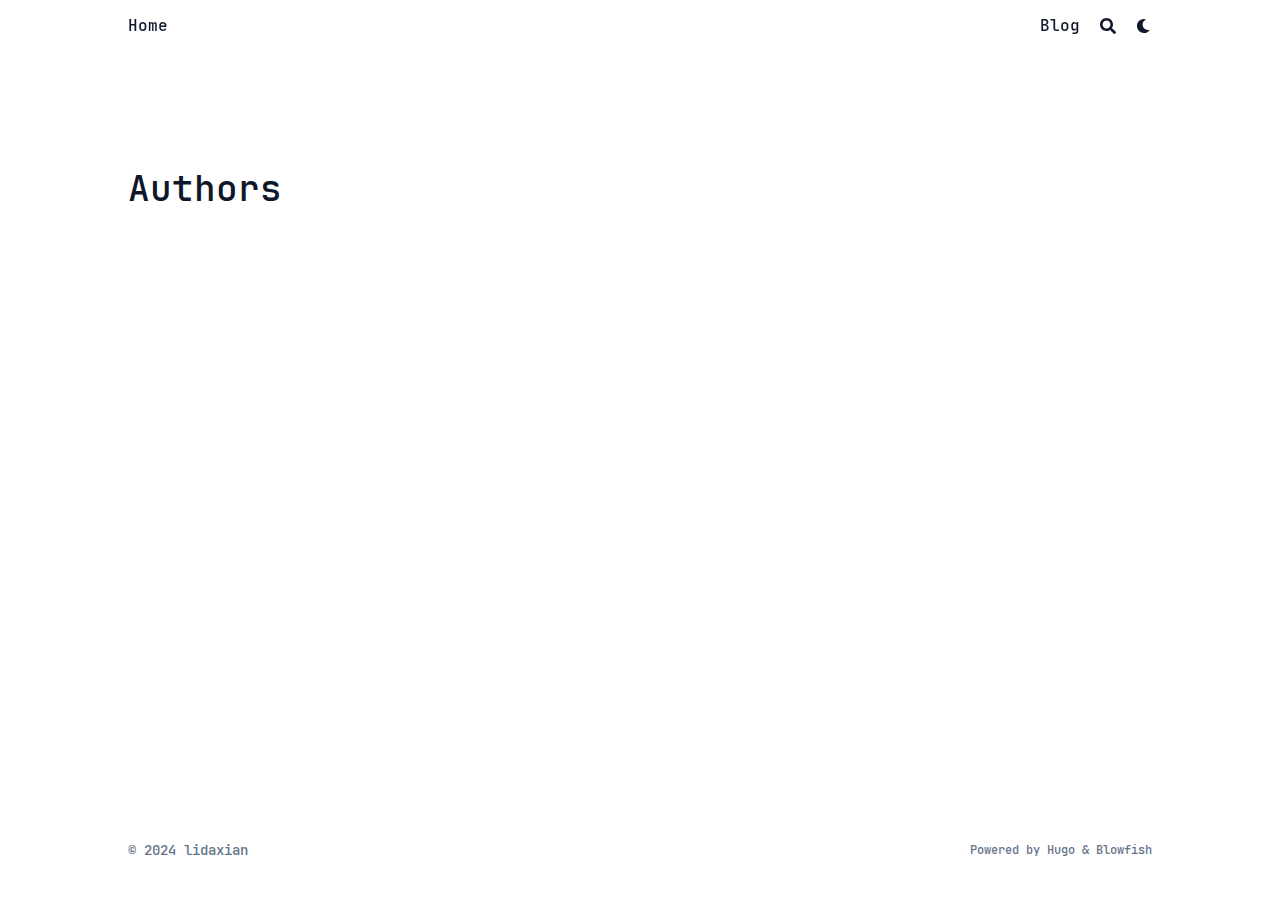
<file: authors/index.html>
<!DOCTYPE html>
<html lang="en" dir="ltr" class="scroll-smooth" data-default-appearance="light"
  data-auto-appearance="true"><head>
  <meta charset="utf-8" />
  
  <meta http-equiv="content-language" content="en" />
  
  <meta name="viewport" content="width=device-width, initial-scale=1.0" />
  <meta http-equiv="X-UA-Compatible" content="ie=edge" />
  
  <title>Authors &middot; Home</title>
  <meta name="title" content="Authors &middot; Home" />
  
  
  
  
  
  <link rel="canonical" href="https://lidaxian121.github.io/authors/" />
  
  <link rel="alternate" type="application/rss+xml" href="/authors/index.xml" title="Home" />
  
  
  
  
  
  
  
  
  
  
  
  
  <link type="text/css" rel="stylesheet" href="/css/main.bundle.min.3f6f155b15192507be67cd8f3d7bac529ac75583c362a317b150e2ae5e4da18dccb656882f54ea31499e41cfdbddfe9961ea0c4f2fa6454876e1b08b78f67a42.css"
    integrity="sha512-P28VWxUZJQe&#43;Z82PPXusUprHVYPDYqMXsVDirl5NoY3MtlaIL1TqMUmeQc/b3f6ZYeoMTy&#43;mRUh24bCLePZ6Qg==" />
  
  
  <script type="text/javascript" src="/js/appearance.min.516a16745bea5a9bd011138d254cc0fd3973cd55ce6e15f3dec763e7c7c2c7448f8fe7b54cca811cb821b0c7e12cd161caace1dd794ac3d34d40937cbcc9ee12.js"
    integrity="sha512-UWoWdFvqWpvQERONJUzA/TlzzVXObhXz3sdj58fCx0SPj&#43;e1TMqBHLghsMfhLNFhyqzh3XlKw9NNQJN8vMnuEg=="></script>
  
  
  
  
  
  
  
  
  
  <script defer type="text/javascript" id="script-bundle" src="/js/main.bundle.min.ba27288e7387a2106bd3d8c4197817efe9202484021261da1cdfe6b925b081c20b63602fcfb8c771044a0de1dd8084848b6a14a9c4367562482dc03dc0fed86f.js"
    integrity="sha512-uicojnOHohBr09jEGXgX7&#43;kgJIQCEmHaHN/muSWwgcILY2Avz7jHcQRKDeHdgISEi2oUqcQ2dWJILcA9wP7Ybw==" data-copy="" data-copied=""></script>
  
  
  <script src="/js/zoom.min.js"></script>
  
  
  
  <link rel="apple-touch-icon" sizes="180x180" href="/apple-touch-icon.png" />
  <link rel="icon" type="image/png" sizes="32x32" href="/favicon-32x32.png" />
  <link rel="icon" type="image/png" sizes="16x16" href="/favicon-16x16.png" />
  <link rel="manifest" href="/site.webmanifest" />
  
  
  
  
  
  
  
  <meta property="og:title" content="Authors" />
<meta property="og:description" content="" />
<meta property="og:type" content="website" />
<meta property="og:url" content="https://lidaxian121.github.io/authors/" />

  <meta name="twitter:card" content="summary"/><meta name="twitter:title" content="Authors"/>
<meta name="twitter:description" content=""/>

  
  

  
  
  <meta name="author" content="lidaxian" />
  
  
  

<script src="/lib/jquery/jquery.slim.min.js" integrity=""></script>


















  
  

  
  
  <meta name="theme-color"/>
  
  
</head>
<body
  class="flex flex-col h-screen px-6 m-auto text-lg leading-7 max-w-7xl bg-neutral text-neutral-900 dark:bg-neutral-800 dark:text-neutral sm:px-14 md:px-24 lg:px-32">
  <div id="the-top" class="absolute flex self-center">
    <a class="px-3 py-1 text-sm -translate-y-8 rounded-b-lg bg-primary-200 focus:translate-y-0 dark:bg-neutral-600"
      href="#main-content"><span
        class="font-bold text-primary-600 ltr:pr-2 rtl:pl-2 dark:text-primary-400">&darr;</span>Skip to main content</a>
  </div>
  
  
  <div class="min-h-[148px]"></div>
<div class="fixed inset-x-0 pl-[24px] pr-[24px]" style="z-index:100">
  <div id="menu-blur" class="absolute opacity-0 inset-x-0 top-0 h-full single_hero_background nozoom backdrop-blur-2xl shadow-2xl"></div>
  <div class="relative max-w-[64rem] ml-auto mr-auto">
    <div style="padding-left:0;padding-right:0;padding-top:2px;padding-bottom:3px"
    class="main-menu flex items-center justify-between px-4 py-6 sm:px-6 md:justify-start space-x-3">
    
    <div class="flex flex-1 items-center justify-between">
        <nav class="flex space-x-3">

            
            <a href="/" class="text-base font-medium text-gray-500 hover:text-gray-900">Home</a>
            

        </nav>
        <nav class="hidden md:flex items-center space-x-5 md:ml-12 h-12">

            
            
            
  <a href="/posts/"  class="flex items-center text-gray-500 hover:text-primary-600 dark:hover:text-primary-400">
    
    <p class="text-base font-medium" title="">
        Blog
    </p>
</a>


            
            

            


            
            <button id="search-button" aria-label="Search" class="text-base hover:text-primary-600 dark:hover:text-primary-400"
                title="">
                

  <span class="relative block icon">
    <svg aria-hidden="true" focusable="false" data-prefix="fas" data-icon="search" class="svg-inline--fa fa-search fa-w-16" role="img" xmlns="http://www.w3.org/2000/svg" viewBox="0 0 512 512"><path fill="currentColor" d="M505 442.7L405.3 343c-4.5-4.5-10.6-7-17-7H372c27.6-35.3 44-79.7 44-128C416 93.1 322.9 0 208 0S0 93.1 0 208s93.1 208 208 208c48.3 0 92.7-16.4 128-44v16.3c0 6.4 2.5 12.5 7 17l99.7 99.7c9.4 9.4 24.6 9.4 33.9 0l28.3-28.3c9.4-9.4 9.4-24.6.1-34zM208 336c-70.7 0-128-57.2-128-128 0-70.7 57.2-128 128-128 70.7 0 128 57.2 128 128 0 70.7-57.2 128-128 128z"/></svg>

  </span>


            </button>
            


            
            
            <div
                class="ltr:mr-14 rtl:ml-14 flex items-center">
                <button id="appearance-switcher" aria-label="Dark mode switcher" type="button" class="text-base hover:text-primary-600 dark:hover:text-primary-400">
                    <div class="flex items-center justify-center dark:hidden">
                        

  <span class="relative block icon">
    <svg xmlns="http://www.w3.org/2000/svg" viewBox="0 0 512 512"><path fill="currentColor" d="M32 256c0-123.8 100.3-224 223.8-224c11.36 0 29.7 1.668 40.9 3.746c9.616 1.777 11.75 14.63 3.279 19.44C245 86.5 211.2 144.6 211.2 207.8c0 109.7 99.71 193 208.3 172.3c9.561-1.805 16.28 9.324 10.11 16.95C387.9 448.6 324.8 480 255.8 480C132.1 480 32 379.6 32 256z"/></svg>

  </span>


                    </div>
                    <div class="items-center justify-center hidden dark:flex">
                        

  <span class="relative block icon">
    <svg xmlns="http://www.w3.org/2000/svg" viewBox="0 0 512 512"><path fill="currentColor" d="M256 159.1c-53.02 0-95.1 42.98-95.1 95.1S202.1 351.1 256 351.1s95.1-42.98 95.1-95.1S309 159.1 256 159.1zM509.3 347L446.1 255.1l63.15-91.01c6.332-9.125 1.104-21.74-9.826-23.72l-109-19.7l-19.7-109c-1.975-10.93-14.59-16.16-23.72-9.824L256 65.89L164.1 2.736c-9.125-6.332-21.74-1.107-23.72 9.824L121.6 121.6L12.56 141.3C1.633 143.2-3.596 155.9 2.736 164.1L65.89 256l-63.15 91.01c-6.332 9.125-1.105 21.74 9.824 23.72l109 19.7l19.7 109c1.975 10.93 14.59 16.16 23.72 9.824L256 446.1l91.01 63.15c9.127 6.334 21.75 1.107 23.72-9.822l19.7-109l109-19.7C510.4 368.8 515.6 356.1 509.3 347zM256 383.1c-70.69 0-127.1-57.31-127.1-127.1c0-70.69 57.31-127.1 127.1-127.1s127.1 57.3 127.1 127.1C383.1 326.7 326.7 383.1 256 383.1z"/></svg>

  </span>


                    </div>
                </button>
            </div>
            

        </nav>
        <div class="flex md:hidden items-center space-x-5 md:ml-12 h-12">

            <span></span>

            


            
            <button id="search-button-mobile" aria-label="Search" class="text-base hover:text-primary-600 dark:hover:text-primary-400"
                title="">
                

  <span class="relative block icon">
    <svg aria-hidden="true" focusable="false" data-prefix="fas" data-icon="search" class="svg-inline--fa fa-search fa-w-16" role="img" xmlns="http://www.w3.org/2000/svg" viewBox="0 0 512 512"><path fill="currentColor" d="M505 442.7L405.3 343c-4.5-4.5-10.6-7-17-7H372c27.6-35.3 44-79.7 44-128C416 93.1 322.9 0 208 0S0 93.1 0 208s93.1 208 208 208c48.3 0 92.7-16.4 128-44v16.3c0 6.4 2.5 12.5 7 17l99.7 99.7c9.4 9.4 24.6 9.4 33.9 0l28.3-28.3c9.4-9.4 9.4-24.6.1-34zM208 336c-70.7 0-128-57.2-128-128 0-70.7 57.2-128 128-128 70.7 0 128 57.2 128 128 0 70.7-57.2 128-128 128z"/></svg>

  </span>


            </button>
            

            
            
            <button id="appearance-switcher-mobile" aria-label="Dark mode switcher" type="button" class="text-base hover:text-primary-600 dark:hover:text-primary-400" style="margin-right:5px">
                <div class="flex items-center justify-center dark:hidden">
                    

  <span class="relative block icon">
    <svg xmlns="http://www.w3.org/2000/svg" viewBox="0 0 512 512"><path fill="currentColor" d="M32 256c0-123.8 100.3-224 223.8-224c11.36 0 29.7 1.668 40.9 3.746c9.616 1.777 11.75 14.63 3.279 19.44C245 86.5 211.2 144.6 211.2 207.8c0 109.7 99.71 193 208.3 172.3c9.561-1.805 16.28 9.324 10.11 16.95C387.9 448.6 324.8 480 255.8 480C132.1 480 32 379.6 32 256z"/></svg>

  </span>


                </div>
                <div class="items-center justify-center hidden dark:flex">
                    

  <span class="relative block icon">
    <svg xmlns="http://www.w3.org/2000/svg" viewBox="0 0 512 512"><path fill="currentColor" d="M256 159.1c-53.02 0-95.1 42.98-95.1 95.1S202.1 351.1 256 351.1s95.1-42.98 95.1-95.1S309 159.1 256 159.1zM509.3 347L446.1 255.1l63.15-91.01c6.332-9.125 1.104-21.74-9.826-23.72l-109-19.7l-19.7-109c-1.975-10.93-14.59-16.16-23.72-9.824L256 65.89L164.1 2.736c-9.125-6.332-21.74-1.107-23.72 9.824L121.6 121.6L12.56 141.3C1.633 143.2-3.596 155.9 2.736 164.1L65.89 256l-63.15 91.01c-6.332 9.125-1.105 21.74 9.824 23.72l109 19.7l19.7 109c1.975 10.93 14.59 16.16 23.72 9.824L256 446.1l91.01 63.15c9.127 6.334 21.75 1.107 23.72-9.822l19.7-109l109-19.7C510.4 368.8 515.6 356.1 509.3 347zM256 383.1c-70.69 0-127.1-57.31-127.1-127.1c0-70.69 57.31-127.1 127.1-127.1s127.1 57.3 127.1 127.1C383.1 326.7 326.7 383.1 256 383.1z"/></svg>

  </span>


                </div>
            </button>
            

        </div>
    </div>
    <div class="-my-2 -mr-2 md:hidden">

        <label id="menu-button" for="menu-controller" class="block">
            <input type="checkbox" id="menu-controller" class="hidden" />
            
            <div class="cursor-pointer hover:text-primary-600 dark:hover:text-primary-400">
                

  <span class="relative block icon">
    <svg xmlns="http://www.w3.org/2000/svg" viewBox="0 0 448 512"><path fill="currentColor" d="M0 96C0 78.33 14.33 64 32 64H416C433.7 64 448 78.33 448 96C448 113.7 433.7 128 416 128H32C14.33 128 0 113.7 0 96zM0 256C0 238.3 14.33 224 32 224H416C433.7 224 448 238.3 448 256C448 273.7 433.7 288 416 288H32C14.33 288 0 273.7 0 256zM416 448H32C14.33 448 0 433.7 0 416C0 398.3 14.33 384 32 384H416C433.7 384 448 398.3 448 416C448 433.7 433.7 448 416 448z"/></svg>

  </span>


            </div>
            <div id="menu-wrapper" style="padding-top:5px;"
                class="fixed inset-0 z-30 invisible w-screen h-screen m-0 overflow-auto transition-opacity opacity-0 cursor-default bg-neutral-100/50 backdrop-blur-sm dark:bg-neutral-900/50">
                <ul
                    class="flex space-y-2 mt-3 flex-col items-end w-full px-6 py-6 mx-auto overflow-visible list-none ltr:text-right rtl:text-left max-w-7xl">

                    <li>
                        <span
                            class="cursor-pointer inline-block align-text-bottom hover:text-primary-600 dark:hover:text-primary-400">

  <span class="relative block icon">
    <svg xmlns="http://www.w3.org/2000/svg" viewBox="0 0 320 512"><path fill="currentColor" d="M310.6 361.4c12.5 12.5 12.5 32.75 0 45.25C304.4 412.9 296.2 416 288 416s-16.38-3.125-22.62-9.375L160 301.3L54.63 406.6C48.38 412.9 40.19 416 32 416S15.63 412.9 9.375 406.6c-12.5-12.5-12.5-32.75 0-45.25l105.4-105.4L9.375 150.6c-12.5-12.5-12.5-32.75 0-45.25s32.75-12.5 45.25 0L160 210.8l105.4-105.4c12.5-12.5 32.75-12.5 45.25 0s12.5 32.75 0 45.25l-105.4 105.4L310.6 361.4z"/></svg>

  </span>

</span>
                    </li>

                    

                    
  <li class="mt-1">
    <a href="/posts/"  class="flex items-center text-gray-500 hover:text-primary-600 dark:hover:text-primary-400">
        
        <p class="text-bg font-bg" title="">
            Blog
        </p>
    </a>
</li>



                    

                </ul>
                
                

            </div>
        </label>
    </div>
</div>





  </div>
</div>
<script>
  window.addEventListener('scroll', function (e) {
    var scroll = window.pageYOffset || document.documentElement.scrollTop || document.body.scrollTop || 0;
    var background_blur = document.getElementById('menu-blur');
    background_blur.style.opacity = (scroll / 300);
  });
</script>

  
  <div class="relative flex flex-col grow">
    <main id="main-content" class="grow">
      






 

  <header>
    
    <h1 class="mt-5 text-4xl font-extrabold text-neutral-900 dark:text-neutral">Authors</h1>
    <div class="mt-1 mb-2 text-base text-neutral-500 dark:text-neutral-400 print:hidden">
      





















<div class="flex flex-row flex-wrap items-center">
  
  
</div>


    </div>
  </header>
  
  <script>
    var oid = "views_taxonomy_authors"
    var oid_likes = "likes_taxonomy_authors"
  </script>
  
  
  <script type="text/javascript" src="/js/page.min.5b1bad196a6075a1e11bae1dc95f24f67b610948a00525e347566c5a62338ea78f1c7224ab9a53873dcdb2a1a7d7d391b8a8ef45561297f68806c01315b0c4f6.js" integrity="sha512-WxutGWpgdaHhG64dyV8k9nthCUigBSXjR1ZsWmIzjqePHHIkq5pThz3NsqGn19ORuKjvRVYSl/aIBsATFbDE9g=="></script>
  

  

  <section class="flex flex-wrap max-w-prose -mx-2 overflow-hidden">
    
  </section>

  



      
    </main><footer id="site-footer" class="py-10 print:hidden">
  
  
    
  
  <div class="flex items-center justify-between">

    
    
    <p class="text-sm text-neutral-500 dark:text-neutral-400">
      &copy;
      2024
      lidaxian
    </p>
    

    
    
    <p class="text-xs text-neutral-500 dark:text-neutral-400">
      
      
      Powered by <a class="hover:underline hover:decoration-primary-400 hover:text-primary-500"
        href="https://gohugo.io/" target="_blank" rel="noopener noreferrer">Hugo</a> &amp; <a class="hover:underline hover:decoration-primary-400 hover:text-primary-500"
        href="https://blowfish.page/" target="_blank" rel="noopener noreferrer">Blowfish</a>
    </p>
    

  </div>
  <script>
    
    mediumZoom(document.querySelectorAll("img:not(.nozoom)"), {
      margin: 24,
      background: 'rgba(0,0,0,0.5)',
      scrollOffset: 0,
    })
    
  </script>
  
  
  <script type="text/javascript" src="/js/process.min.62060bb247f4de2b6dde45903668fefb68d792f365587605177b1227c0cf43588701edaca0cb40e2c8e2789bd5ce67c1d2a215b9fb258c3496a7cd25e7cb5fdf.js" integrity="sha512-YgYLskf03itt3kWQNmj&#43;&#43;2jXkvNlWHYFF3sSJ8DPQ1iHAe2soMtA4sjieJvVzmfB0qIVufsljDSWp80l58tf3w=="></script>
  
  
</footer><div
  id="search-wrapper"
  class="invisible fixed inset-0 flex h-screen w-screen cursor-default flex-col bg-neutral-500/50 p-4 backdrop-blur-sm dark:bg-neutral-900/50 sm:p-6 md:p-[10vh] lg:p-[12vh]"
  data-url="https://lidaxian121.github.io/"
  style="z-index:500"
>
  <div
    id="search-modal"
    class="flex flex-col w-full max-w-3xl min-h-0 mx-auto border rounded-md shadow-lg top-20 border-neutral-200 bg-neutral dark:border-neutral-700 dark:bg-neutral-800"
  >
    <header class="relative z-10 flex items-center justify-between flex-none px-2">
      <form class="flex items-center flex-auto min-w-0">
        <div class="flex items-center justify-center w-8 h-8 text-neutral-400">
          

  <span class="relative block icon">
    <svg aria-hidden="true" focusable="false" data-prefix="fas" data-icon="search" class="svg-inline--fa fa-search fa-w-16" role="img" xmlns="http://www.w3.org/2000/svg" viewBox="0 0 512 512"><path fill="currentColor" d="M505 442.7L405.3 343c-4.5-4.5-10.6-7-17-7H372c27.6-35.3 44-79.7 44-128C416 93.1 322.9 0 208 0S0 93.1 0 208s93.1 208 208 208c48.3 0 92.7-16.4 128-44v16.3c0 6.4 2.5 12.5 7 17l99.7 99.7c9.4 9.4 24.6 9.4 33.9 0l28.3-28.3c9.4-9.4 9.4-24.6.1-34zM208 336c-70.7 0-128-57.2-128-128 0-70.7 57.2-128 128-128 70.7 0 128 57.2 128 128 0 70.7-57.2 128-128 128z"/></svg>

  </span>


        </div>
        <input
          type="search"
          id="search-query"
          class="flex flex-auto h-12 mx-1 bg-transparent appearance-none focus:outline-dotted focus:outline-2 focus:outline-transparent"
          placeholder="Search"
          tabindex="0"
        />
      </form>
      <button
        id="close-search-button"
        class="flex items-center justify-center w-8 h-8 text-neutral-700 hover:text-primary-600 dark:text-neutral dark:hover:text-primary-400"
        title="Close (Esc)"
      >
        

  <span class="relative block icon">
    <svg xmlns="http://www.w3.org/2000/svg" viewBox="0 0 320 512"><path fill="currentColor" d="M310.6 361.4c12.5 12.5 12.5 32.75 0 45.25C304.4 412.9 296.2 416 288 416s-16.38-3.125-22.62-9.375L160 301.3L54.63 406.6C48.38 412.9 40.19 416 32 416S15.63 412.9 9.375 406.6c-12.5-12.5-12.5-32.75 0-45.25l105.4-105.4L9.375 150.6c-12.5-12.5-12.5-32.75 0-45.25s32.75-12.5 45.25 0L160 210.8l105.4-105.4c12.5-12.5 32.75-12.5 45.25 0s12.5 32.75 0 45.25l-105.4 105.4L310.6 361.4z"/></svg>

  </span>


      </button>
    </header>
    <section class="flex-auto px-2 overflow-auto">
      <ul id="search-results">
        
      </ul>
    </section>
  </div>
</div>

  </div>
</body>

</html>
</file>
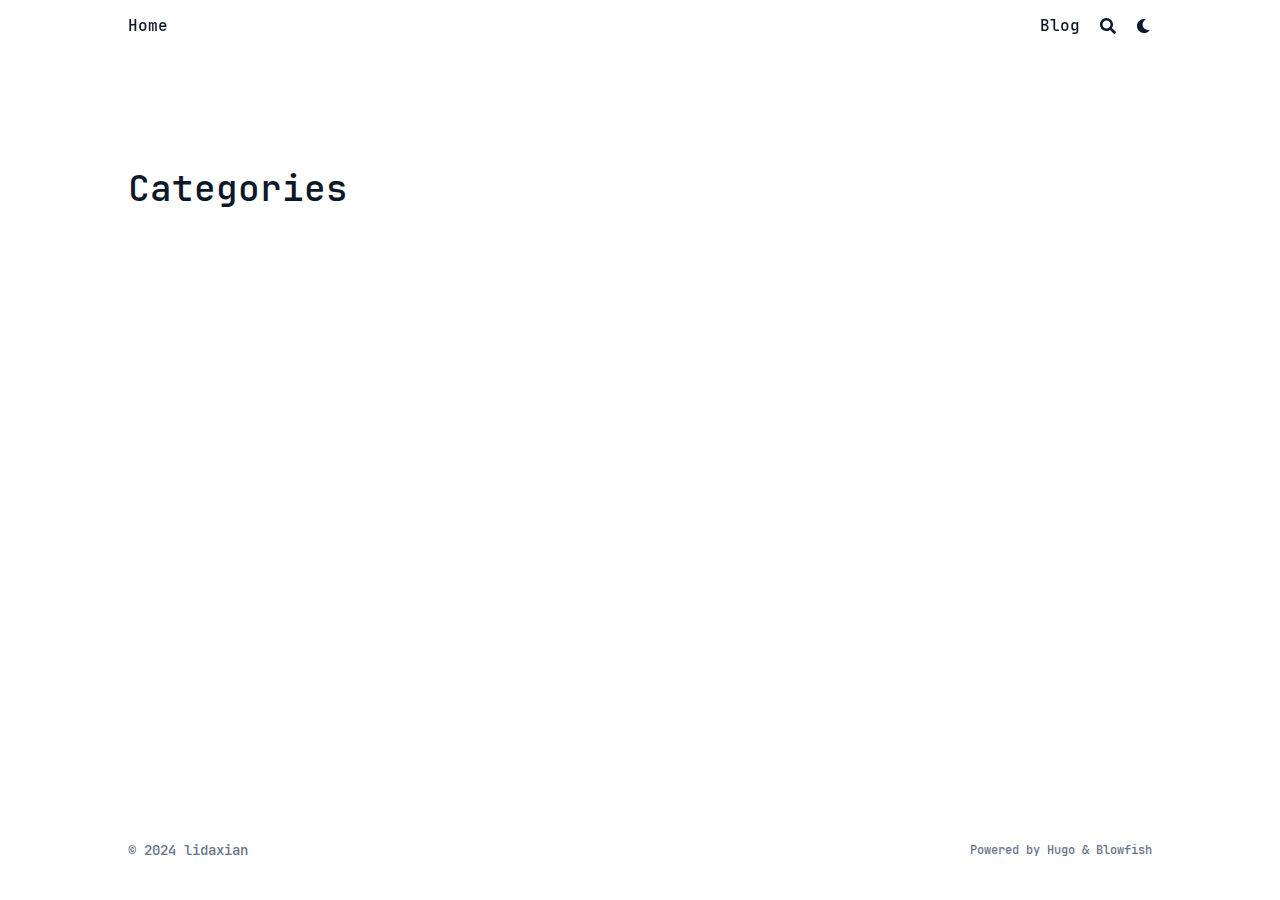
<file: categories/index.html>
<!DOCTYPE html>
<html lang="en" dir="ltr" class="scroll-smooth" data-default-appearance="light"
  data-auto-appearance="true"><head>
  <meta charset="utf-8" />
  
  <meta http-equiv="content-language" content="en" />
  
  <meta name="viewport" content="width=device-width, initial-scale=1.0" />
  <meta http-equiv="X-UA-Compatible" content="ie=edge" />
  
  <title>Categories &middot; Home</title>
  <meta name="title" content="Categories &middot; Home" />
  
  
  
  
  
  <link rel="canonical" href="https://lidaxian121.github.io/categories/" />
  
  <link rel="alternate" type="application/rss+xml" href="/categories/index.xml" title="Home" />
  
  
  
  
  
  
  
  
  
  
  
  
  <link type="text/css" rel="stylesheet" href="/css/main.bundle.min.3f6f155b15192507be67cd8f3d7bac529ac75583c362a317b150e2ae5e4da18dccb656882f54ea31499e41cfdbddfe9961ea0c4f2fa6454876e1b08b78f67a42.css"
    integrity="sha512-P28VWxUZJQe&#43;Z82PPXusUprHVYPDYqMXsVDirl5NoY3MtlaIL1TqMUmeQc/b3f6ZYeoMTy&#43;mRUh24bCLePZ6Qg==" />
  
  
  <script type="text/javascript" src="/js/appearance.min.516a16745bea5a9bd011138d254cc0fd3973cd55ce6e15f3dec763e7c7c2c7448f8fe7b54cca811cb821b0c7e12cd161caace1dd794ac3d34d40937cbcc9ee12.js"
    integrity="sha512-UWoWdFvqWpvQERONJUzA/TlzzVXObhXz3sdj58fCx0SPj&#43;e1TMqBHLghsMfhLNFhyqzh3XlKw9NNQJN8vMnuEg=="></script>
  
  
  
  
  
  
  
  
  
  <script defer type="text/javascript" id="script-bundle" src="/js/main.bundle.min.ba27288e7387a2106bd3d8c4197817efe9202484021261da1cdfe6b925b081c20b63602fcfb8c771044a0de1dd8084848b6a14a9c4367562482dc03dc0fed86f.js"
    integrity="sha512-uicojnOHohBr09jEGXgX7&#43;kgJIQCEmHaHN/muSWwgcILY2Avz7jHcQRKDeHdgISEi2oUqcQ2dWJILcA9wP7Ybw==" data-copy="" data-copied=""></script>
  
  
  <script src="/js/zoom.min.js"></script>
  
  
  
  <link rel="apple-touch-icon" sizes="180x180" href="/apple-touch-icon.png" />
  <link rel="icon" type="image/png" sizes="32x32" href="/favicon-32x32.png" />
  <link rel="icon" type="image/png" sizes="16x16" href="/favicon-16x16.png" />
  <link rel="manifest" href="/site.webmanifest" />
  
  
  
  
  
  
  
  <meta property="og:title" content="Categories" />
<meta property="og:description" content="" />
<meta property="og:type" content="website" />
<meta property="og:url" content="https://lidaxian121.github.io/categories/" />

  <meta name="twitter:card" content="summary"/><meta name="twitter:title" content="Categories"/>
<meta name="twitter:description" content=""/>

  
  

  
  
  <meta name="author" content="lidaxian" />
  
  
  

<script src="/lib/jquery/jquery.slim.min.js" integrity=""></script>


















  
  

  
  
  <meta name="theme-color"/>
  
  
</head>
<body
  class="flex flex-col h-screen px-6 m-auto text-lg leading-7 max-w-7xl bg-neutral text-neutral-900 dark:bg-neutral-800 dark:text-neutral sm:px-14 md:px-24 lg:px-32">
  <div id="the-top" class="absolute flex self-center">
    <a class="px-3 py-1 text-sm -translate-y-8 rounded-b-lg bg-primary-200 focus:translate-y-0 dark:bg-neutral-600"
      href="#main-content"><span
        class="font-bold text-primary-600 ltr:pr-2 rtl:pl-2 dark:text-primary-400">&darr;</span>Skip to main content</a>
  </div>
  
  
  <div class="min-h-[148px]"></div>
<div class="fixed inset-x-0 pl-[24px] pr-[24px]" style="z-index:100">
  <div id="menu-blur" class="absolute opacity-0 inset-x-0 top-0 h-full single_hero_background nozoom backdrop-blur-2xl shadow-2xl"></div>
  <div class="relative max-w-[64rem] ml-auto mr-auto">
    <div style="padding-left:0;padding-right:0;padding-top:2px;padding-bottom:3px"
    class="main-menu flex items-center justify-between px-4 py-6 sm:px-6 md:justify-start space-x-3">
    
    <div class="flex flex-1 items-center justify-between">
        <nav class="flex space-x-3">

            
            <a href="/" class="text-base font-medium text-gray-500 hover:text-gray-900">Home</a>
            

        </nav>
        <nav class="hidden md:flex items-center space-x-5 md:ml-12 h-12">

            
            
            
  <a href="/posts/"  class="flex items-center text-gray-500 hover:text-primary-600 dark:hover:text-primary-400">
    
    <p class="text-base font-medium" title="">
        Blog
    </p>
</a>


            
            

            


            
            <button id="search-button" aria-label="Search" class="text-base hover:text-primary-600 dark:hover:text-primary-400"
                title="">
                

  <span class="relative block icon">
    <svg aria-hidden="true" focusable="false" data-prefix="fas" data-icon="search" class="svg-inline--fa fa-search fa-w-16" role="img" xmlns="http://www.w3.org/2000/svg" viewBox="0 0 512 512"><path fill="currentColor" d="M505 442.7L405.3 343c-4.5-4.5-10.6-7-17-7H372c27.6-35.3 44-79.7 44-128C416 93.1 322.9 0 208 0S0 93.1 0 208s93.1 208 208 208c48.3 0 92.7-16.4 128-44v16.3c0 6.4 2.5 12.5 7 17l99.7 99.7c9.4 9.4 24.6 9.4 33.9 0l28.3-28.3c9.4-9.4 9.4-24.6.1-34zM208 336c-70.7 0-128-57.2-128-128 0-70.7 57.2-128 128-128 70.7 0 128 57.2 128 128 0 70.7-57.2 128-128 128z"/></svg>

  </span>


            </button>
            


            
            
            <div
                class="ltr:mr-14 rtl:ml-14 flex items-center">
                <button id="appearance-switcher" aria-label="Dark mode switcher" type="button" class="text-base hover:text-primary-600 dark:hover:text-primary-400">
                    <div class="flex items-center justify-center dark:hidden">
                        

  <span class="relative block icon">
    <svg xmlns="http://www.w3.org/2000/svg" viewBox="0 0 512 512"><path fill="currentColor" d="M32 256c0-123.8 100.3-224 223.8-224c11.36 0 29.7 1.668 40.9 3.746c9.616 1.777 11.75 14.63 3.279 19.44C245 86.5 211.2 144.6 211.2 207.8c0 109.7 99.71 193 208.3 172.3c9.561-1.805 16.28 9.324 10.11 16.95C387.9 448.6 324.8 480 255.8 480C132.1 480 32 379.6 32 256z"/></svg>

  </span>


                    </div>
                    <div class="items-center justify-center hidden dark:flex">
                        

  <span class="relative block icon">
    <svg xmlns="http://www.w3.org/2000/svg" viewBox="0 0 512 512"><path fill="currentColor" d="M256 159.1c-53.02 0-95.1 42.98-95.1 95.1S202.1 351.1 256 351.1s95.1-42.98 95.1-95.1S309 159.1 256 159.1zM509.3 347L446.1 255.1l63.15-91.01c6.332-9.125 1.104-21.74-9.826-23.72l-109-19.7l-19.7-109c-1.975-10.93-14.59-16.16-23.72-9.824L256 65.89L164.1 2.736c-9.125-6.332-21.74-1.107-23.72 9.824L121.6 121.6L12.56 141.3C1.633 143.2-3.596 155.9 2.736 164.1L65.89 256l-63.15 91.01c-6.332 9.125-1.105 21.74 9.824 23.72l109 19.7l19.7 109c1.975 10.93 14.59 16.16 23.72 9.824L256 446.1l91.01 63.15c9.127 6.334 21.75 1.107 23.72-9.822l19.7-109l109-19.7C510.4 368.8 515.6 356.1 509.3 347zM256 383.1c-70.69 0-127.1-57.31-127.1-127.1c0-70.69 57.31-127.1 127.1-127.1s127.1 57.3 127.1 127.1C383.1 326.7 326.7 383.1 256 383.1z"/></svg>

  </span>


                    </div>
                </button>
            </div>
            

        </nav>
        <div class="flex md:hidden items-center space-x-5 md:ml-12 h-12">

            <span></span>

            


            
            <button id="search-button-mobile" aria-label="Search" class="text-base hover:text-primary-600 dark:hover:text-primary-400"
                title="">
                

  <span class="relative block icon">
    <svg aria-hidden="true" focusable="false" data-prefix="fas" data-icon="search" class="svg-inline--fa fa-search fa-w-16" role="img" xmlns="http://www.w3.org/2000/svg" viewBox="0 0 512 512"><path fill="currentColor" d="M505 442.7L405.3 343c-4.5-4.5-10.6-7-17-7H372c27.6-35.3 44-79.7 44-128C416 93.1 322.9 0 208 0S0 93.1 0 208s93.1 208 208 208c48.3 0 92.7-16.4 128-44v16.3c0 6.4 2.5 12.5 7 17l99.7 99.7c9.4 9.4 24.6 9.4 33.9 0l28.3-28.3c9.4-9.4 9.4-24.6.1-34zM208 336c-70.7 0-128-57.2-128-128 0-70.7 57.2-128 128-128 70.7 0 128 57.2 128 128 0 70.7-57.2 128-128 128z"/></svg>

  </span>


            </button>
            

            
            
            <button id="appearance-switcher-mobile" aria-label="Dark mode switcher" type="button" class="text-base hover:text-primary-600 dark:hover:text-primary-400" style="margin-right:5px">
                <div class="flex items-center justify-center dark:hidden">
                    

  <span class="relative block icon">
    <svg xmlns="http://www.w3.org/2000/svg" viewBox="0 0 512 512"><path fill="currentColor" d="M32 256c0-123.8 100.3-224 223.8-224c11.36 0 29.7 1.668 40.9 3.746c9.616 1.777 11.75 14.63 3.279 19.44C245 86.5 211.2 144.6 211.2 207.8c0 109.7 99.71 193 208.3 172.3c9.561-1.805 16.28 9.324 10.11 16.95C387.9 448.6 324.8 480 255.8 480C132.1 480 32 379.6 32 256z"/></svg>

  </span>


                </div>
                <div class="items-center justify-center hidden dark:flex">
                    

  <span class="relative block icon">
    <svg xmlns="http://www.w3.org/2000/svg" viewBox="0 0 512 512"><path fill="currentColor" d="M256 159.1c-53.02 0-95.1 42.98-95.1 95.1S202.1 351.1 256 351.1s95.1-42.98 95.1-95.1S309 159.1 256 159.1zM509.3 347L446.1 255.1l63.15-91.01c6.332-9.125 1.104-21.74-9.826-23.72l-109-19.7l-19.7-109c-1.975-10.93-14.59-16.16-23.72-9.824L256 65.89L164.1 2.736c-9.125-6.332-21.74-1.107-23.72 9.824L121.6 121.6L12.56 141.3C1.633 143.2-3.596 155.9 2.736 164.1L65.89 256l-63.15 91.01c-6.332 9.125-1.105 21.74 9.824 23.72l109 19.7l19.7 109c1.975 10.93 14.59 16.16 23.72 9.824L256 446.1l91.01 63.15c9.127 6.334 21.75 1.107 23.72-9.822l19.7-109l109-19.7C510.4 368.8 515.6 356.1 509.3 347zM256 383.1c-70.69 0-127.1-57.31-127.1-127.1c0-70.69 57.31-127.1 127.1-127.1s127.1 57.3 127.1 127.1C383.1 326.7 326.7 383.1 256 383.1z"/></svg>

  </span>


                </div>
            </button>
            

        </div>
    </div>
    <div class="-my-2 -mr-2 md:hidden">

        <label id="menu-button" for="menu-controller" class="block">
            <input type="checkbox" id="menu-controller" class="hidden" />
            
            <div class="cursor-pointer hover:text-primary-600 dark:hover:text-primary-400">
                

  <span class="relative block icon">
    <svg xmlns="http://www.w3.org/2000/svg" viewBox="0 0 448 512"><path fill="currentColor" d="M0 96C0 78.33 14.33 64 32 64H416C433.7 64 448 78.33 448 96C448 113.7 433.7 128 416 128H32C14.33 128 0 113.7 0 96zM0 256C0 238.3 14.33 224 32 224H416C433.7 224 448 238.3 448 256C448 273.7 433.7 288 416 288H32C14.33 288 0 273.7 0 256zM416 448H32C14.33 448 0 433.7 0 416C0 398.3 14.33 384 32 384H416C433.7 384 448 398.3 448 416C448 433.7 433.7 448 416 448z"/></svg>

  </span>


            </div>
            <div id="menu-wrapper" style="padding-top:5px;"
                class="fixed inset-0 z-30 invisible w-screen h-screen m-0 overflow-auto transition-opacity opacity-0 cursor-default bg-neutral-100/50 backdrop-blur-sm dark:bg-neutral-900/50">
                <ul
                    class="flex space-y-2 mt-3 flex-col items-end w-full px-6 py-6 mx-auto overflow-visible list-none ltr:text-right rtl:text-left max-w-7xl">

                    <li>
                        <span
                            class="cursor-pointer inline-block align-text-bottom hover:text-primary-600 dark:hover:text-primary-400">

  <span class="relative block icon">
    <svg xmlns="http://www.w3.org/2000/svg" viewBox="0 0 320 512"><path fill="currentColor" d="M310.6 361.4c12.5 12.5 12.5 32.75 0 45.25C304.4 412.9 296.2 416 288 416s-16.38-3.125-22.62-9.375L160 301.3L54.63 406.6C48.38 412.9 40.19 416 32 416S15.63 412.9 9.375 406.6c-12.5-12.5-12.5-32.75 0-45.25l105.4-105.4L9.375 150.6c-12.5-12.5-12.5-32.75 0-45.25s32.75-12.5 45.25 0L160 210.8l105.4-105.4c12.5-12.5 32.75-12.5 45.25 0s12.5 32.75 0 45.25l-105.4 105.4L310.6 361.4z"/></svg>

  </span>

</span>
                    </li>

                    

                    
  <li class="mt-1">
    <a href="/posts/"  class="flex items-center text-gray-500 hover:text-primary-600 dark:hover:text-primary-400">
        
        <p class="text-bg font-bg" title="">
            Blog
        </p>
    </a>
</li>



                    

                </ul>
                
                

            </div>
        </label>
    </div>
</div>





  </div>
</div>
<script>
  window.addEventListener('scroll', function (e) {
    var scroll = window.pageYOffset || document.documentElement.scrollTop || document.body.scrollTop || 0;
    var background_blur = document.getElementById('menu-blur');
    background_blur.style.opacity = (scroll / 300);
  });
</script>

  
  <div class="relative flex flex-col grow">
    <main id="main-content" class="grow">
      






 

  <header>
    
    <h1 class="mt-5 text-4xl font-extrabold text-neutral-900 dark:text-neutral">Categories</h1>
    <div class="mt-1 mb-2 text-base text-neutral-500 dark:text-neutral-400 print:hidden">
      





















<div class="flex flex-row flex-wrap items-center">
  
  
</div>


    </div>
  </header>
  
  <script>
    var oid = "views_taxonomy_categories"
    var oid_likes = "likes_taxonomy_categories"
  </script>
  
  
  <script type="text/javascript" src="/js/page.min.5b1bad196a6075a1e11bae1dc95f24f67b610948a00525e347566c5a62338ea78f1c7224ab9a53873dcdb2a1a7d7d391b8a8ef45561297f68806c01315b0c4f6.js" integrity="sha512-WxutGWpgdaHhG64dyV8k9nthCUigBSXjR1ZsWmIzjqePHHIkq5pThz3NsqGn19ORuKjvRVYSl/aIBsATFbDE9g=="></script>
  

  

  <section class="flex flex-wrap max-w-prose -mx-2 overflow-hidden">
    
  </section>

  



      
    </main><footer id="site-footer" class="py-10 print:hidden">
  
  
    
  
  <div class="flex items-center justify-between">

    
    
    <p class="text-sm text-neutral-500 dark:text-neutral-400">
      &copy;
      2024
      lidaxian
    </p>
    

    
    
    <p class="text-xs text-neutral-500 dark:text-neutral-400">
      
      
      Powered by <a class="hover:underline hover:decoration-primary-400 hover:text-primary-500"
        href="https://gohugo.io/" target="_blank" rel="noopener noreferrer">Hugo</a> &amp; <a class="hover:underline hover:decoration-primary-400 hover:text-primary-500"
        href="https://blowfish.page/" target="_blank" rel="noopener noreferrer">Blowfish</a>
    </p>
    

  </div>
  <script>
    
    mediumZoom(document.querySelectorAll("img:not(.nozoom)"), {
      margin: 24,
      background: 'rgba(0,0,0,0.5)',
      scrollOffset: 0,
    })
    
  </script>
  
  
  <script type="text/javascript" src="/js/process.min.62060bb247f4de2b6dde45903668fefb68d792f365587605177b1227c0cf43588701edaca0cb40e2c8e2789bd5ce67c1d2a215b9fb258c3496a7cd25e7cb5fdf.js" integrity="sha512-YgYLskf03itt3kWQNmj&#43;&#43;2jXkvNlWHYFF3sSJ8DPQ1iHAe2soMtA4sjieJvVzmfB0qIVufsljDSWp80l58tf3w=="></script>
  
  
</footer><div
  id="search-wrapper"
  class="invisible fixed inset-0 flex h-screen w-screen cursor-default flex-col bg-neutral-500/50 p-4 backdrop-blur-sm dark:bg-neutral-900/50 sm:p-6 md:p-[10vh] lg:p-[12vh]"
  data-url="https://lidaxian121.github.io/"
  style="z-index:500"
>
  <div
    id="search-modal"
    class="flex flex-col w-full max-w-3xl min-h-0 mx-auto border rounded-md shadow-lg top-20 border-neutral-200 bg-neutral dark:border-neutral-700 dark:bg-neutral-800"
  >
    <header class="relative z-10 flex items-center justify-between flex-none px-2">
      <form class="flex items-center flex-auto min-w-0">
        <div class="flex items-center justify-center w-8 h-8 text-neutral-400">
          

  <span class="relative block icon">
    <svg aria-hidden="true" focusable="false" data-prefix="fas" data-icon="search" class="svg-inline--fa fa-search fa-w-16" role="img" xmlns="http://www.w3.org/2000/svg" viewBox="0 0 512 512"><path fill="currentColor" d="M505 442.7L405.3 343c-4.5-4.5-10.6-7-17-7H372c27.6-35.3 44-79.7 44-128C416 93.1 322.9 0 208 0S0 93.1 0 208s93.1 208 208 208c48.3 0 92.7-16.4 128-44v16.3c0 6.4 2.5 12.5 7 17l99.7 99.7c9.4 9.4 24.6 9.4 33.9 0l28.3-28.3c9.4-9.4 9.4-24.6.1-34zM208 336c-70.7 0-128-57.2-128-128 0-70.7 57.2-128 128-128 70.7 0 128 57.2 128 128 0 70.7-57.2 128-128 128z"/></svg>

  </span>


        </div>
        <input
          type="search"
          id="search-query"
          class="flex flex-auto h-12 mx-1 bg-transparent appearance-none focus:outline-dotted focus:outline-2 focus:outline-transparent"
          placeholder="Search"
          tabindex="0"
        />
      </form>
      <button
        id="close-search-button"
        class="flex items-center justify-center w-8 h-8 text-neutral-700 hover:text-primary-600 dark:text-neutral dark:hover:text-primary-400"
        title="Close (Esc)"
      >
        

  <span class="relative block icon">
    <svg xmlns="http://www.w3.org/2000/svg" viewBox="0 0 320 512"><path fill="currentColor" d="M310.6 361.4c12.5 12.5 12.5 32.75 0 45.25C304.4 412.9 296.2 416 288 416s-16.38-3.125-22.62-9.375L160 301.3L54.63 406.6C48.38 412.9 40.19 416 32 416S15.63 412.9 9.375 406.6c-12.5-12.5-12.5-32.75 0-45.25l105.4-105.4L9.375 150.6c-12.5-12.5-12.5-32.75 0-45.25s32.75-12.5 45.25 0L160 210.8l105.4-105.4c12.5-12.5 32.75-12.5 45.25 0s12.5 32.75 0 45.25l-105.4 105.4L310.6 361.4z"/></svg>

  </span>


      </button>
    </header>
    <section class="flex-auto px-2 overflow-auto">
      <ul id="search-results">
        
      </ul>
    </section>
  </div>
</div>

  </div>
</body>

</html>
</file>
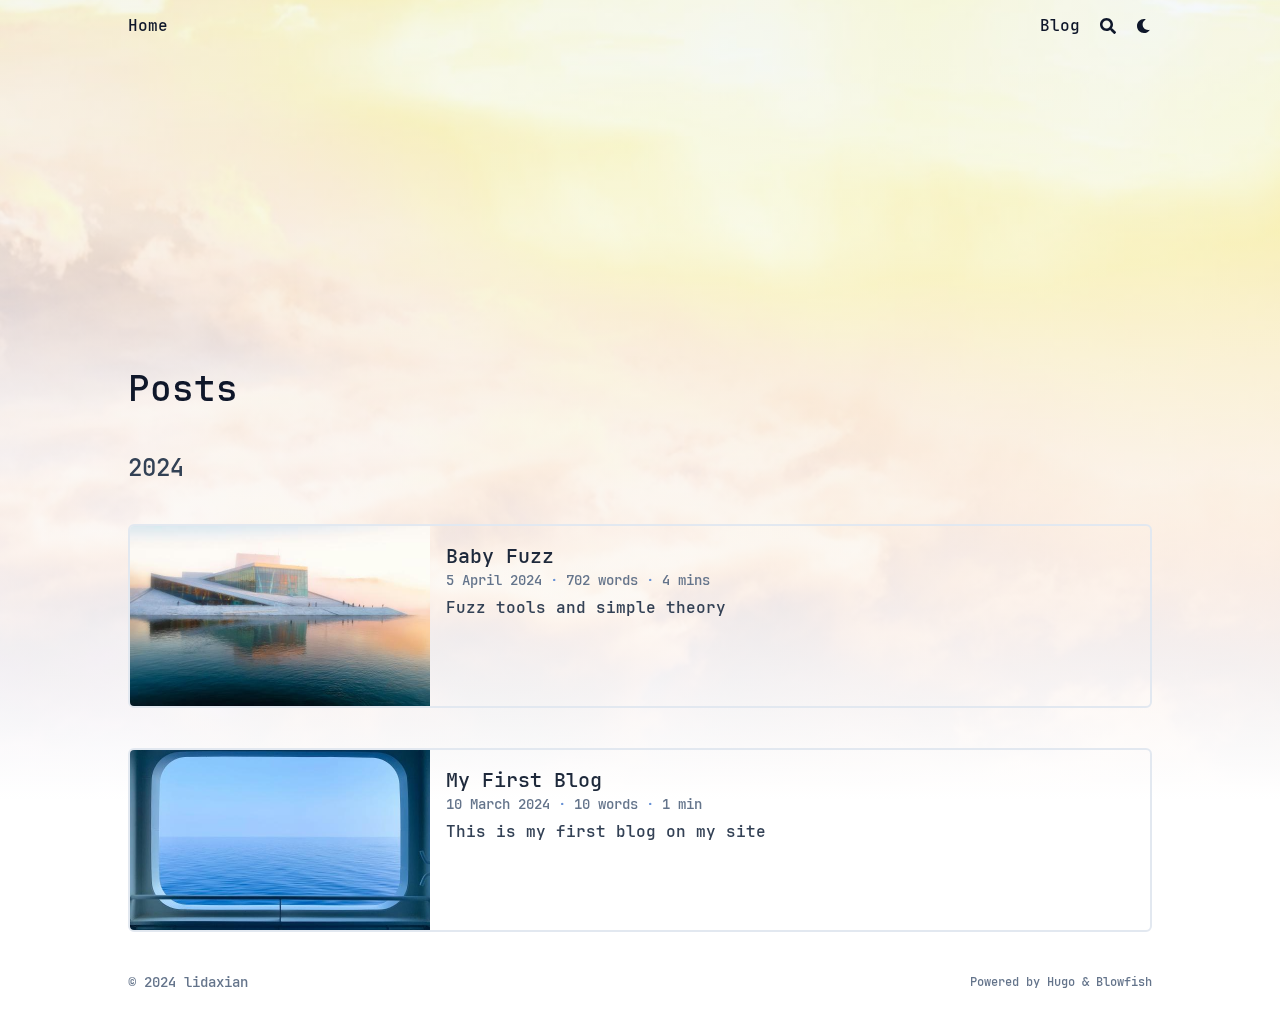
<file: posts/index.html>
<!DOCTYPE html>
<html lang="en" dir="ltr" class="scroll-smooth" data-default-appearance="light"
  data-auto-appearance="true"><head>
  <meta charset="utf-8" />
  
  <meta http-equiv="content-language" content="en" />
  
  <meta name="viewport" content="width=device-width, initial-scale=1.0" />
  <meta http-equiv="X-UA-Compatible" content="ie=edge" />
  
  <title>Posts &middot; Home</title>
  <meta name="title" content="Posts &middot; Home" />
  
  
  
  
  
  <link rel="canonical" href="https://lidaxian121.github.io/posts/" />
  
  <link rel="alternate" type="application/rss+xml" href="/posts/index.xml" title="Home" />
  
  
  
  
  
  
  
  
  
  
  
  
  <link type="text/css" rel="stylesheet" href="/css/main.bundle.min.3f6f155b15192507be67cd8f3d7bac529ac75583c362a317b150e2ae5e4da18dccb656882f54ea31499e41cfdbddfe9961ea0c4f2fa6454876e1b08b78f67a42.css"
    integrity="sha512-P28VWxUZJQe&#43;Z82PPXusUprHVYPDYqMXsVDirl5NoY3MtlaIL1TqMUmeQc/b3f6ZYeoMTy&#43;mRUh24bCLePZ6Qg==" />
  
  
  <script type="text/javascript" src="/js/appearance.min.516a16745bea5a9bd011138d254cc0fd3973cd55ce6e15f3dec763e7c7c2c7448f8fe7b54cca811cb821b0c7e12cd161caace1dd794ac3d34d40937cbcc9ee12.js"
    integrity="sha512-UWoWdFvqWpvQERONJUzA/TlzzVXObhXz3sdj58fCx0SPj&#43;e1TMqBHLghsMfhLNFhyqzh3XlKw9NNQJN8vMnuEg=="></script>
  
  
  
  
  
  
  
  
  
  <script defer type="text/javascript" id="script-bundle" src="/js/main.bundle.min.ba27288e7387a2106bd3d8c4197817efe9202484021261da1cdfe6b925b081c20b63602fcfb8c771044a0de1dd8084848b6a14a9c4367562482dc03dc0fed86f.js"
    integrity="sha512-uicojnOHohBr09jEGXgX7&#43;kgJIQCEmHaHN/muSWwgcILY2Avz7jHcQRKDeHdgISEi2oUqcQ2dWJILcA9wP7Ybw==" data-copy="" data-copied=""></script>
  
  
  <script src="/js/zoom.min.js"></script>
  
  
  
  <link rel="apple-touch-icon" sizes="180x180" href="/apple-touch-icon.png" />
  <link rel="icon" type="image/png" sizes="32x32" href="/favicon-32x32.png" />
  <link rel="icon" type="image/png" sizes="16x16" href="/favicon-16x16.png" />
  <link rel="manifest" href="/site.webmanifest" />
  
  
  
  
  
  
  
  <meta property="og:title" content="Posts" />
<meta property="og:description" content="" />
<meta property="og:type" content="website" />
<meta property="og:url" content="https://lidaxian121.github.io/posts/" />

  <meta name="twitter:card" content="summary"/><meta name="twitter:title" content="Posts"/>
<meta name="twitter:description" content=""/>

  
  

  
  
  <meta name="author" content="lidaxian" />
  
  
  

<script src="/lib/jquery/jquery.slim.min.js" integrity=""></script>


















  
  

  
  
  <meta name="theme-color"/>
  
  
</head>
<body
  class="flex flex-col h-screen px-6 m-auto text-lg leading-7 max-w-7xl bg-neutral text-neutral-900 dark:bg-neutral-800 dark:text-neutral sm:px-14 md:px-24 lg:px-32">
  <div id="the-top" class="absolute flex self-center">
    <a class="px-3 py-1 text-sm -translate-y-8 rounded-b-lg bg-primary-200 focus:translate-y-0 dark:bg-neutral-600"
      href="#main-content"><span
        class="font-bold text-primary-600 ltr:pr-2 rtl:pl-2 dark:text-primary-400">&darr;</span>Skip to main content</a>
  </div>
  
  
  <div class="min-h-[148px]"></div>
<div class="fixed inset-x-0 pl-[24px] pr-[24px]" style="z-index:100">
  <div id="menu-blur" class="absolute opacity-0 inset-x-0 top-0 h-full single_hero_background nozoom backdrop-blur-2xl shadow-2xl"></div>
  <div class="relative max-w-[64rem] ml-auto mr-auto">
    <div style="padding-left:0;padding-right:0;padding-top:2px;padding-bottom:3px"
    class="main-menu flex items-center justify-between px-4 py-6 sm:px-6 md:justify-start space-x-3">
    
    <div class="flex flex-1 items-center justify-between">
        <nav class="flex space-x-3">

            
            <a href="/" class="text-base font-medium text-gray-500 hover:text-gray-900">Home</a>
            

        </nav>
        <nav class="hidden md:flex items-center space-x-5 md:ml-12 h-12">

            
            
            
  <a href="/posts/"  class="flex items-center text-gray-500 hover:text-primary-600 dark:hover:text-primary-400">
    
    <p class="text-base font-medium" title="">
        Blog
    </p>
</a>


            
            

            


            
            <button id="search-button" aria-label="Search" class="text-base hover:text-primary-600 dark:hover:text-primary-400"
                title="">
                

  <span class="relative block icon">
    <svg aria-hidden="true" focusable="false" data-prefix="fas" data-icon="search" class="svg-inline--fa fa-search fa-w-16" role="img" xmlns="http://www.w3.org/2000/svg" viewBox="0 0 512 512"><path fill="currentColor" d="M505 442.7L405.3 343c-4.5-4.5-10.6-7-17-7H372c27.6-35.3 44-79.7 44-128C416 93.1 322.9 0 208 0S0 93.1 0 208s93.1 208 208 208c48.3 0 92.7-16.4 128-44v16.3c0 6.4 2.5 12.5 7 17l99.7 99.7c9.4 9.4 24.6 9.4 33.9 0l28.3-28.3c9.4-9.4 9.4-24.6.1-34zM208 336c-70.7 0-128-57.2-128-128 0-70.7 57.2-128 128-128 70.7 0 128 57.2 128 128 0 70.7-57.2 128-128 128z"/></svg>

  </span>


            </button>
            


            
            
            <div
                class="ltr:mr-14 rtl:ml-14 flex items-center">
                <button id="appearance-switcher" aria-label="Dark mode switcher" type="button" class="text-base hover:text-primary-600 dark:hover:text-primary-400">
                    <div class="flex items-center justify-center dark:hidden">
                        

  <span class="relative block icon">
    <svg xmlns="http://www.w3.org/2000/svg" viewBox="0 0 512 512"><path fill="currentColor" d="M32 256c0-123.8 100.3-224 223.8-224c11.36 0 29.7 1.668 40.9 3.746c9.616 1.777 11.75 14.63 3.279 19.44C245 86.5 211.2 144.6 211.2 207.8c0 109.7 99.71 193 208.3 172.3c9.561-1.805 16.28 9.324 10.11 16.95C387.9 448.6 324.8 480 255.8 480C132.1 480 32 379.6 32 256z"/></svg>

  </span>


                    </div>
                    <div class="items-center justify-center hidden dark:flex">
                        

  <span class="relative block icon">
    <svg xmlns="http://www.w3.org/2000/svg" viewBox="0 0 512 512"><path fill="currentColor" d="M256 159.1c-53.02 0-95.1 42.98-95.1 95.1S202.1 351.1 256 351.1s95.1-42.98 95.1-95.1S309 159.1 256 159.1zM509.3 347L446.1 255.1l63.15-91.01c6.332-9.125 1.104-21.74-9.826-23.72l-109-19.7l-19.7-109c-1.975-10.93-14.59-16.16-23.72-9.824L256 65.89L164.1 2.736c-9.125-6.332-21.74-1.107-23.72 9.824L121.6 121.6L12.56 141.3C1.633 143.2-3.596 155.9 2.736 164.1L65.89 256l-63.15 91.01c-6.332 9.125-1.105 21.74 9.824 23.72l109 19.7l19.7 109c1.975 10.93 14.59 16.16 23.72 9.824L256 446.1l91.01 63.15c9.127 6.334 21.75 1.107 23.72-9.822l19.7-109l109-19.7C510.4 368.8 515.6 356.1 509.3 347zM256 383.1c-70.69 0-127.1-57.31-127.1-127.1c0-70.69 57.31-127.1 127.1-127.1s127.1 57.3 127.1 127.1C383.1 326.7 326.7 383.1 256 383.1z"/></svg>

  </span>


                    </div>
                </button>
            </div>
            

        </nav>
        <div class="flex md:hidden items-center space-x-5 md:ml-12 h-12">

            <span></span>

            


            
            <button id="search-button-mobile" aria-label="Search" class="text-base hover:text-primary-600 dark:hover:text-primary-400"
                title="">
                

  <span class="relative block icon">
    <svg aria-hidden="true" focusable="false" data-prefix="fas" data-icon="search" class="svg-inline--fa fa-search fa-w-16" role="img" xmlns="http://www.w3.org/2000/svg" viewBox="0 0 512 512"><path fill="currentColor" d="M505 442.7L405.3 343c-4.5-4.5-10.6-7-17-7H372c27.6-35.3 44-79.7 44-128C416 93.1 322.9 0 208 0S0 93.1 0 208s93.1 208 208 208c48.3 0 92.7-16.4 128-44v16.3c0 6.4 2.5 12.5 7 17l99.7 99.7c9.4 9.4 24.6 9.4 33.9 0l28.3-28.3c9.4-9.4 9.4-24.6.1-34zM208 336c-70.7 0-128-57.2-128-128 0-70.7 57.2-128 128-128 70.7 0 128 57.2 128 128 0 70.7-57.2 128-128 128z"/></svg>

  </span>


            </button>
            

            
            
            <button id="appearance-switcher-mobile" aria-label="Dark mode switcher" type="button" class="text-base hover:text-primary-600 dark:hover:text-primary-400" style="margin-right:5px">
                <div class="flex items-center justify-center dark:hidden">
                    

  <span class="relative block icon">
    <svg xmlns="http://www.w3.org/2000/svg" viewBox="0 0 512 512"><path fill="currentColor" d="M32 256c0-123.8 100.3-224 223.8-224c11.36 0 29.7 1.668 40.9 3.746c9.616 1.777 11.75 14.63 3.279 19.44C245 86.5 211.2 144.6 211.2 207.8c0 109.7 99.71 193 208.3 172.3c9.561-1.805 16.28 9.324 10.11 16.95C387.9 448.6 324.8 480 255.8 480C132.1 480 32 379.6 32 256z"/></svg>

  </span>


                </div>
                <div class="items-center justify-center hidden dark:flex">
                    

  <span class="relative block icon">
    <svg xmlns="http://www.w3.org/2000/svg" viewBox="0 0 512 512"><path fill="currentColor" d="M256 159.1c-53.02 0-95.1 42.98-95.1 95.1S202.1 351.1 256 351.1s95.1-42.98 95.1-95.1S309 159.1 256 159.1zM509.3 347L446.1 255.1l63.15-91.01c6.332-9.125 1.104-21.74-9.826-23.72l-109-19.7l-19.7-109c-1.975-10.93-14.59-16.16-23.72-9.824L256 65.89L164.1 2.736c-9.125-6.332-21.74-1.107-23.72 9.824L121.6 121.6L12.56 141.3C1.633 143.2-3.596 155.9 2.736 164.1L65.89 256l-63.15 91.01c-6.332 9.125-1.105 21.74 9.824 23.72l109 19.7l19.7 109c1.975 10.93 14.59 16.16 23.72 9.824L256 446.1l91.01 63.15c9.127 6.334 21.75 1.107 23.72-9.822l19.7-109l109-19.7C510.4 368.8 515.6 356.1 509.3 347zM256 383.1c-70.69 0-127.1-57.31-127.1-127.1c0-70.69 57.31-127.1 127.1-127.1s127.1 57.3 127.1 127.1C383.1 326.7 326.7 383.1 256 383.1z"/></svg>

  </span>


                </div>
            </button>
            

        </div>
    </div>
    <div class="-my-2 -mr-2 md:hidden">

        <label id="menu-button" for="menu-controller" class="block">
            <input type="checkbox" id="menu-controller" class="hidden" />
            
            <div class="cursor-pointer hover:text-primary-600 dark:hover:text-primary-400">
                

  <span class="relative block icon">
    <svg xmlns="http://www.w3.org/2000/svg" viewBox="0 0 448 512"><path fill="currentColor" d="M0 96C0 78.33 14.33 64 32 64H416C433.7 64 448 78.33 448 96C448 113.7 433.7 128 416 128H32C14.33 128 0 113.7 0 96zM0 256C0 238.3 14.33 224 32 224H416C433.7 224 448 238.3 448 256C448 273.7 433.7 288 416 288H32C14.33 288 0 273.7 0 256zM416 448H32C14.33 448 0 433.7 0 416C0 398.3 14.33 384 32 384H416C433.7 384 448 398.3 448 416C448 433.7 433.7 448 416 448z"/></svg>

  </span>


            </div>
            <div id="menu-wrapper" style="padding-top:5px;"
                class="fixed inset-0 z-30 invisible w-screen h-screen m-0 overflow-auto transition-opacity opacity-0 cursor-default bg-neutral-100/50 backdrop-blur-sm dark:bg-neutral-900/50">
                <ul
                    class="flex space-y-2 mt-3 flex-col items-end w-full px-6 py-6 mx-auto overflow-visible list-none ltr:text-right rtl:text-left max-w-7xl">

                    <li>
                        <span
                            class="cursor-pointer inline-block align-text-bottom hover:text-primary-600 dark:hover:text-primary-400">

  <span class="relative block icon">
    <svg xmlns="http://www.w3.org/2000/svg" viewBox="0 0 320 512"><path fill="currentColor" d="M310.6 361.4c12.5 12.5 12.5 32.75 0 45.25C304.4 412.9 296.2 416 288 416s-16.38-3.125-22.62-9.375L160 301.3L54.63 406.6C48.38 412.9 40.19 416 32 416S15.63 412.9 9.375 406.6c-12.5-12.5-12.5-32.75 0-45.25l105.4-105.4L9.375 150.6c-12.5-12.5-12.5-32.75 0-45.25s32.75-12.5 45.25 0L160 210.8l105.4-105.4c12.5-12.5 32.75-12.5 45.25 0s12.5 32.75 0 45.25l-105.4 105.4L310.6 361.4z"/></svg>

  </span>

</span>
                    </li>

                    

                    
  <li class="mt-1">
    <a href="/posts/"  class="flex items-center text-gray-500 hover:text-primary-600 dark:hover:text-primary-400">
        
        <p class="text-bg font-bg" title="">
            Blog
        </p>
    </a>
</li>



                    

                </ul>
                
                

            </div>
        </label>
    </div>
</div>





  </div>
</div>
<script>
  window.addEventListener('scroll', function (e) {
    var scroll = window.pageYOffset || document.documentElement.scrollTop || document.body.scrollTop || 0;
    var background_blur = document.getElementById('menu-blur');
    background_blur.style.opacity = (scroll / 300);
  });
</script>

  
  <div class="relative flex flex-col grow">
    <main id="main-content" class="grow">
      






 
  
   
  
 



<div id="hero" class="h-[150px] md:h-[200px]"></div>


    
    <div class="fixed inset-x-0 top-0 h-[800px] single_hero_background nozoom"
    style="background-image:url(/sunshine_hu5459c0360c2b0cb7a147d2df0eb350ca_1217390_1200x0_resize_q75_box.jpg);">
    


    <div class="absolute inset-0 bg-gradient-to-t from-neutral dark:from-neutral-800 to-transparent mix-blend-normal">
    </div>
    <div
        class="absolute inset-0 opacity-60 bg-gradient-to-t from-neutral dark:from-neutral-800 to-neutral-100 dark:to-neutral-800 mix-blend-normal">
    </div>
</div>

<div id="background-blur" class="fixed opacity-0 inset-x-0 top-0 h-full single_hero_background nozoom backdrop-blur-2xl"></div>
<script>
    window.addEventListener('scroll', function (e) {
        var scroll = window.pageYOffset || document.documentElement.scrollTop || document.body.scrollTop || 0;
        var background_blur = document.getElementById('background-blur');
        background_blur.style.opacity = (scroll / 300)
    });
</script>

 <header>
  
  <h1 class="mt-5 text-4xl font-extrabold text-neutral-900 dark:text-neutral">Posts</h1>
  <div class="mt-1 mb-2 text-base text-neutral-500 dark:text-neutral-400 print:hidden">
    





















<div class="flex flex-row flex-wrap items-center">
  
  
</div>


  </div>
  
  
  
  <script type="text/javascript" src="/js/page.min.5b1bad196a6075a1e11bae1dc95f24f67b610948a00525e347566c5a62338ea78f1c7224ab9a53873dcdb2a1a7d7d391b8a8ef45561297f68806c01315b0c4f6.js" integrity="sha512-WxutGWpgdaHhG64dyV8k9nthCUigBSXjR1ZsWmIzjqePHHIkq5pThz3NsqGn19ORuKjvRVYSl/aIBsATFbDE9g=="></script>
  </header>
  <section class="mt-0 prose flex max-w-full flex-col dark:prose-invert lg:flex-row">
    
    <div class="min-w-0 min-h-0 max-w-prose">
      
    </div>
   



  </section>
  

    
    
    

    

    <section class="space-y-10 w-full">
      
      
      <h2 class="mt-12 text-2xl font-bold text-neutral-700 first:mt-8 dark:text-neutral-300">
        2024
      </h2>
      
      
      






















  <a class="flex flex-wrap article border border-neutral-200 dark:border-neutral-700 border-2 rounded-md overflow-hidden" href="/posts/fuzz/">
    
        
        <div class="w-full md:w-auto h-full thumbnail nozoom " style="background-image:url(/posts/fuzz/feature-float-city_hu5459c0360c2b0cb7a147d2df0eb350ca_752085_600x0_resize_q75_box.jpg);"></div>
        
      <div class=" p-4">
      <div class="items-center text-left text-xl font-semibold">
        
        <div class="font-bold text-xl text-neutral-800 decoration-primary-500 hover:underline hover:underline-offset-2 dark:text-neutral"
          href="/posts/fuzz/">Baby Fuzz</div>
        
        
        
      </div>
      <div class="text-sm text-neutral-500 dark:text-neutral-400">
        











  





  



  













<div class="flex flex-row flex-wrap items-center">
  
  
  <time datetime="2024-04-05 17:45:53 &#43;0800 CST">5 April 2024</time><span class="px-2 text-primary-500">&middot;</span><span>702 words</span><span class="px-2 text-primary-500">&middot;</span><span title="Reading time">4 mins</span>
  

  
  
</div>







      </div>
      
      <div class="py-1 max-w-fit prose dark:prose-invert">
        Fuzz tools and simple theory
      </div>
      
    </div>
  </a>
      
      






















  <a class="flex flex-wrap article border border-neutral-200 dark:border-neutral-700 border-2 rounded-md overflow-hidden" href="/posts/hello/">
    
        
        <div class="w-full md:w-auto h-full thumbnail nozoom " style="background-image:url(/posts/hello/feature-sea-from-window_hu5459c0360c2b0cb7a147d2df0eb350ca_1394036_600x0_resize_q75_box.jpg);"></div>
        
      <div class=" p-4">
      <div class="items-center text-left text-xl font-semibold">
        
        <div class="font-bold text-xl text-neutral-800 decoration-primary-500 hover:underline hover:underline-offset-2 dark:text-neutral"
          href="/posts/hello/">My First Blog</div>
        
        
        
      </div>
      <div class="text-sm text-neutral-500 dark:text-neutral-400">
        











  





  



  













<div class="flex flex-row flex-wrap items-center">
  
  
  <time datetime="2024-03-10 00:00:00 &#43;0000 UTC">10 March 2024</time><span class="px-2 text-primary-500">&middot;</span><span>10 words</span><span class="px-2 text-primary-500">&middot;</span><span title="Reading time">1 min</span>
  

  
  
</div>







      </div>
      
      <div class="py-1 max-w-fit prose dark:prose-invert">
        This is my first blog on my site
      </div>
      
    </div>
  </a>
      
      
    </section>

    

  

    

  
      
    </main><footer id="site-footer" class="py-10 print:hidden">
  
  
    
  
  <div class="flex items-center justify-between">

    
    
    <p class="text-sm text-neutral-500 dark:text-neutral-400">
      &copy;
      2024
      lidaxian
    </p>
    

    
    
    <p class="text-xs text-neutral-500 dark:text-neutral-400">
      
      
      Powered by <a class="hover:underline hover:decoration-primary-400 hover:text-primary-500"
        href="https://gohugo.io/" target="_blank" rel="noopener noreferrer">Hugo</a> &amp; <a class="hover:underline hover:decoration-primary-400 hover:text-primary-500"
        href="https://blowfish.page/" target="_blank" rel="noopener noreferrer">Blowfish</a>
    </p>
    

  </div>
  <script>
    
    mediumZoom(document.querySelectorAll("img:not(.nozoom)"), {
      margin: 24,
      background: 'rgba(0,0,0,0.5)',
      scrollOffset: 0,
    })
    
  </script>
  
  
  <script type="text/javascript" src="/js/process.min.62060bb247f4de2b6dde45903668fefb68d792f365587605177b1227c0cf43588701edaca0cb40e2c8e2789bd5ce67c1d2a215b9fb258c3496a7cd25e7cb5fdf.js" integrity="sha512-YgYLskf03itt3kWQNmj&#43;&#43;2jXkvNlWHYFF3sSJ8DPQ1iHAe2soMtA4sjieJvVzmfB0qIVufsljDSWp80l58tf3w=="></script>
  
  
</footer><div
  id="search-wrapper"
  class="invisible fixed inset-0 flex h-screen w-screen cursor-default flex-col bg-neutral-500/50 p-4 backdrop-blur-sm dark:bg-neutral-900/50 sm:p-6 md:p-[10vh] lg:p-[12vh]"
  data-url="https://lidaxian121.github.io/"
  style="z-index:500"
>
  <div
    id="search-modal"
    class="flex flex-col w-full max-w-3xl min-h-0 mx-auto border rounded-md shadow-lg top-20 border-neutral-200 bg-neutral dark:border-neutral-700 dark:bg-neutral-800"
  >
    <header class="relative z-10 flex items-center justify-between flex-none px-2">
      <form class="flex items-center flex-auto min-w-0">
        <div class="flex items-center justify-center w-8 h-8 text-neutral-400">
          

  <span class="relative block icon">
    <svg aria-hidden="true" focusable="false" data-prefix="fas" data-icon="search" class="svg-inline--fa fa-search fa-w-16" role="img" xmlns="http://www.w3.org/2000/svg" viewBox="0 0 512 512"><path fill="currentColor" d="M505 442.7L405.3 343c-4.5-4.5-10.6-7-17-7H372c27.6-35.3 44-79.7 44-128C416 93.1 322.9 0 208 0S0 93.1 0 208s93.1 208 208 208c48.3 0 92.7-16.4 128-44v16.3c0 6.4 2.5 12.5 7 17l99.7 99.7c9.4 9.4 24.6 9.4 33.9 0l28.3-28.3c9.4-9.4 9.4-24.6.1-34zM208 336c-70.7 0-128-57.2-128-128 0-70.7 57.2-128 128-128 70.7 0 128 57.2 128 128 0 70.7-57.2 128-128 128z"/></svg>

  </span>


        </div>
        <input
          type="search"
          id="search-query"
          class="flex flex-auto h-12 mx-1 bg-transparent appearance-none focus:outline-dotted focus:outline-2 focus:outline-transparent"
          placeholder="Search"
          tabindex="0"
        />
      </form>
      <button
        id="close-search-button"
        class="flex items-center justify-center w-8 h-8 text-neutral-700 hover:text-primary-600 dark:text-neutral dark:hover:text-primary-400"
        title="Close (Esc)"
      >
        

  <span class="relative block icon">
    <svg xmlns="http://www.w3.org/2000/svg" viewBox="0 0 320 512"><path fill="currentColor" d="M310.6 361.4c12.5 12.5 12.5 32.75 0 45.25C304.4 412.9 296.2 416 288 416s-16.38-3.125-22.62-9.375L160 301.3L54.63 406.6C48.38 412.9 40.19 416 32 416S15.63 412.9 9.375 406.6c-12.5-12.5-12.5-32.75 0-45.25l105.4-105.4L9.375 150.6c-12.5-12.5-12.5-32.75 0-45.25s32.75-12.5 45.25 0L160 210.8l105.4-105.4c12.5-12.5 32.75-12.5 45.25 0s12.5 32.75 0 45.25l-105.4 105.4L310.6 361.4z"/></svg>

  </span>


      </button>
    </header>
    <section class="flex-auto px-2 overflow-auto">
      <ul id="search-results">
        
      </ul>
    </section>
  </div>
</div>

  </div>
</body>

</html>
</file>
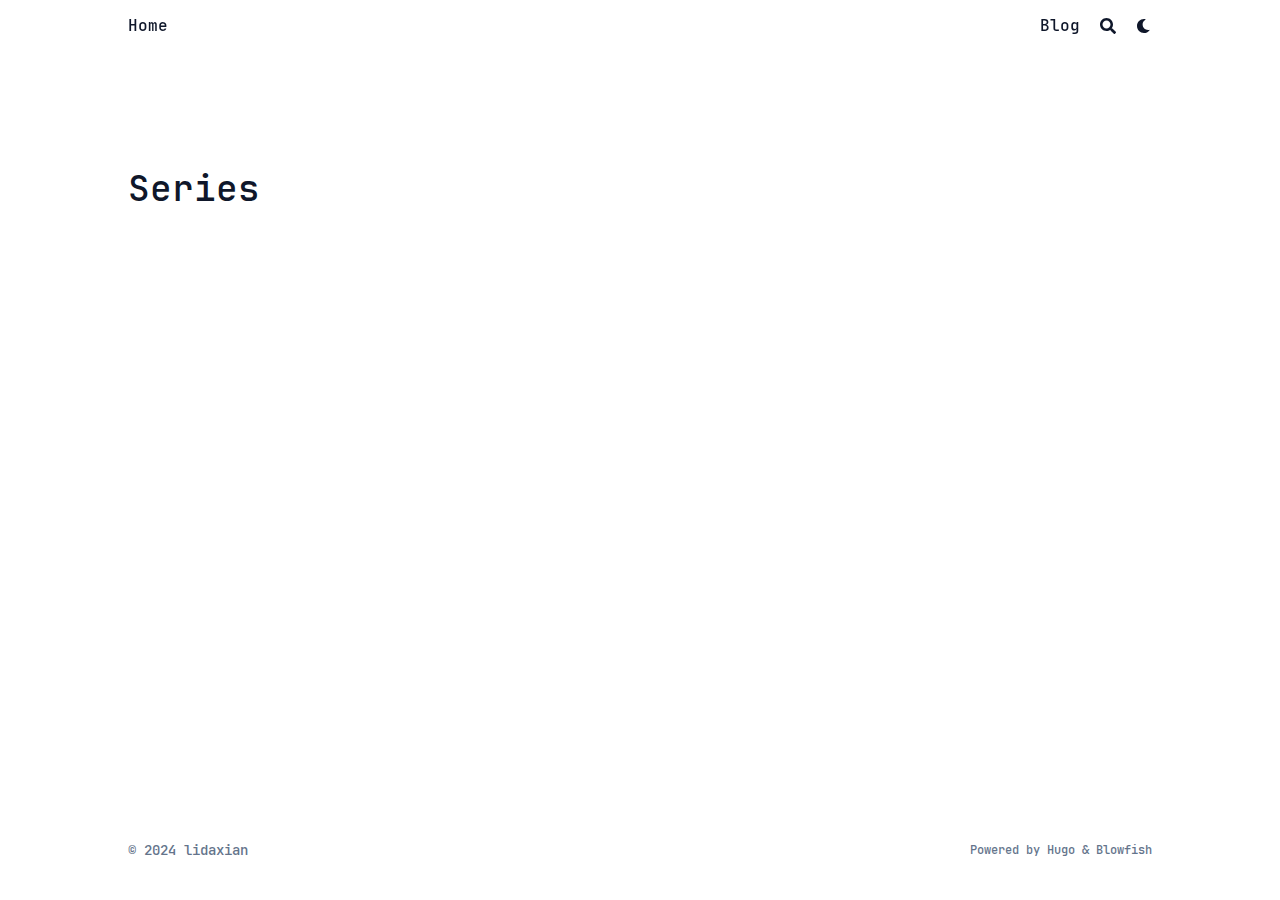
<file: series/index.html>
<!DOCTYPE html>
<html lang="en" dir="ltr" class="scroll-smooth" data-default-appearance="light"
  data-auto-appearance="true"><head>
  <meta charset="utf-8" />
  
  <meta http-equiv="content-language" content="en" />
  
  <meta name="viewport" content="width=device-width, initial-scale=1.0" />
  <meta http-equiv="X-UA-Compatible" content="ie=edge" />
  
  <title>Series &middot; Home</title>
  <meta name="title" content="Series &middot; Home" />
  
  
  
  
  
  <link rel="canonical" href="https://lidaxian121.github.io/series/" />
  
  <link rel="alternate" type="application/rss+xml" href="/series/index.xml" title="Home" />
  
  
  
  
  
  
  
  
  
  
  
  
  <link type="text/css" rel="stylesheet" href="/css/main.bundle.min.3f6f155b15192507be67cd8f3d7bac529ac75583c362a317b150e2ae5e4da18dccb656882f54ea31499e41cfdbddfe9961ea0c4f2fa6454876e1b08b78f67a42.css"
    integrity="sha512-P28VWxUZJQe&#43;Z82PPXusUprHVYPDYqMXsVDirl5NoY3MtlaIL1TqMUmeQc/b3f6ZYeoMTy&#43;mRUh24bCLePZ6Qg==" />
  
  
  <script type="text/javascript" src="/js/appearance.min.516a16745bea5a9bd011138d254cc0fd3973cd55ce6e15f3dec763e7c7c2c7448f8fe7b54cca811cb821b0c7e12cd161caace1dd794ac3d34d40937cbcc9ee12.js"
    integrity="sha512-UWoWdFvqWpvQERONJUzA/TlzzVXObhXz3sdj58fCx0SPj&#43;e1TMqBHLghsMfhLNFhyqzh3XlKw9NNQJN8vMnuEg=="></script>
  
  
  
  
  
  
  
  
  
  <script defer type="text/javascript" id="script-bundle" src="/js/main.bundle.min.ba27288e7387a2106bd3d8c4197817efe9202484021261da1cdfe6b925b081c20b63602fcfb8c771044a0de1dd8084848b6a14a9c4367562482dc03dc0fed86f.js"
    integrity="sha512-uicojnOHohBr09jEGXgX7&#43;kgJIQCEmHaHN/muSWwgcILY2Avz7jHcQRKDeHdgISEi2oUqcQ2dWJILcA9wP7Ybw==" data-copy="" data-copied=""></script>
  
  
  <script src="/js/zoom.min.js"></script>
  
  
  
  <link rel="apple-touch-icon" sizes="180x180" href="/apple-touch-icon.png" />
  <link rel="icon" type="image/png" sizes="32x32" href="/favicon-32x32.png" />
  <link rel="icon" type="image/png" sizes="16x16" href="/favicon-16x16.png" />
  <link rel="manifest" href="/site.webmanifest" />
  
  
  
  
  
  
  
  <meta property="og:title" content="Series" />
<meta property="og:description" content="" />
<meta property="og:type" content="website" />
<meta property="og:url" content="https://lidaxian121.github.io/series/" />

  <meta name="twitter:card" content="summary"/><meta name="twitter:title" content="Series"/>
<meta name="twitter:description" content=""/>

  
  

  
  
  <meta name="author" content="lidaxian" />
  
  
  

<script src="/lib/jquery/jquery.slim.min.js" integrity=""></script>


















  
  

  
  
  <meta name="theme-color"/>
  
  
</head>
<body
  class="flex flex-col h-screen px-6 m-auto text-lg leading-7 max-w-7xl bg-neutral text-neutral-900 dark:bg-neutral-800 dark:text-neutral sm:px-14 md:px-24 lg:px-32">
  <div id="the-top" class="absolute flex self-center">
    <a class="px-3 py-1 text-sm -translate-y-8 rounded-b-lg bg-primary-200 focus:translate-y-0 dark:bg-neutral-600"
      href="#main-content"><span
        class="font-bold text-primary-600 ltr:pr-2 rtl:pl-2 dark:text-primary-400">&darr;</span>Skip to main content</a>
  </div>
  
  
  <div class="min-h-[148px]"></div>
<div class="fixed inset-x-0 pl-[24px] pr-[24px]" style="z-index:100">
  <div id="menu-blur" class="absolute opacity-0 inset-x-0 top-0 h-full single_hero_background nozoom backdrop-blur-2xl shadow-2xl"></div>
  <div class="relative max-w-[64rem] ml-auto mr-auto">
    <div style="padding-left:0;padding-right:0;padding-top:2px;padding-bottom:3px"
    class="main-menu flex items-center justify-between px-4 py-6 sm:px-6 md:justify-start space-x-3">
    
    <div class="flex flex-1 items-center justify-between">
        <nav class="flex space-x-3">

            
            <a href="/" class="text-base font-medium text-gray-500 hover:text-gray-900">Home</a>
            

        </nav>
        <nav class="hidden md:flex items-center space-x-5 md:ml-12 h-12">

            
            
            
  <a href="/posts/"  class="flex items-center text-gray-500 hover:text-primary-600 dark:hover:text-primary-400">
    
    <p class="text-base font-medium" title="">
        Blog
    </p>
</a>


            
            

            


            
            <button id="search-button" aria-label="Search" class="text-base hover:text-primary-600 dark:hover:text-primary-400"
                title="">
                

  <span class="relative block icon">
    <svg aria-hidden="true" focusable="false" data-prefix="fas" data-icon="search" class="svg-inline--fa fa-search fa-w-16" role="img" xmlns="http://www.w3.org/2000/svg" viewBox="0 0 512 512"><path fill="currentColor" d="M505 442.7L405.3 343c-4.5-4.5-10.6-7-17-7H372c27.6-35.3 44-79.7 44-128C416 93.1 322.9 0 208 0S0 93.1 0 208s93.1 208 208 208c48.3 0 92.7-16.4 128-44v16.3c0 6.4 2.5 12.5 7 17l99.7 99.7c9.4 9.4 24.6 9.4 33.9 0l28.3-28.3c9.4-9.4 9.4-24.6.1-34zM208 336c-70.7 0-128-57.2-128-128 0-70.7 57.2-128 128-128 70.7 0 128 57.2 128 128 0 70.7-57.2 128-128 128z"/></svg>

  </span>


            </button>
            


            
            
            <div
                class="ltr:mr-14 rtl:ml-14 flex items-center">
                <button id="appearance-switcher" aria-label="Dark mode switcher" type="button" class="text-base hover:text-primary-600 dark:hover:text-primary-400">
                    <div class="flex items-center justify-center dark:hidden">
                        

  <span class="relative block icon">
    <svg xmlns="http://www.w3.org/2000/svg" viewBox="0 0 512 512"><path fill="currentColor" d="M32 256c0-123.8 100.3-224 223.8-224c11.36 0 29.7 1.668 40.9 3.746c9.616 1.777 11.75 14.63 3.279 19.44C245 86.5 211.2 144.6 211.2 207.8c0 109.7 99.71 193 208.3 172.3c9.561-1.805 16.28 9.324 10.11 16.95C387.9 448.6 324.8 480 255.8 480C132.1 480 32 379.6 32 256z"/></svg>

  </span>


                    </div>
                    <div class="items-center justify-center hidden dark:flex">
                        

  <span class="relative block icon">
    <svg xmlns="http://www.w3.org/2000/svg" viewBox="0 0 512 512"><path fill="currentColor" d="M256 159.1c-53.02 0-95.1 42.98-95.1 95.1S202.1 351.1 256 351.1s95.1-42.98 95.1-95.1S309 159.1 256 159.1zM509.3 347L446.1 255.1l63.15-91.01c6.332-9.125 1.104-21.74-9.826-23.72l-109-19.7l-19.7-109c-1.975-10.93-14.59-16.16-23.72-9.824L256 65.89L164.1 2.736c-9.125-6.332-21.74-1.107-23.72 9.824L121.6 121.6L12.56 141.3C1.633 143.2-3.596 155.9 2.736 164.1L65.89 256l-63.15 91.01c-6.332 9.125-1.105 21.74 9.824 23.72l109 19.7l19.7 109c1.975 10.93 14.59 16.16 23.72 9.824L256 446.1l91.01 63.15c9.127 6.334 21.75 1.107 23.72-9.822l19.7-109l109-19.7C510.4 368.8 515.6 356.1 509.3 347zM256 383.1c-70.69 0-127.1-57.31-127.1-127.1c0-70.69 57.31-127.1 127.1-127.1s127.1 57.3 127.1 127.1C383.1 326.7 326.7 383.1 256 383.1z"/></svg>

  </span>


                    </div>
                </button>
            </div>
            

        </nav>
        <div class="flex md:hidden items-center space-x-5 md:ml-12 h-12">

            <span></span>

            


            
            <button id="search-button-mobile" aria-label="Search" class="text-base hover:text-primary-600 dark:hover:text-primary-400"
                title="">
                

  <span class="relative block icon">
    <svg aria-hidden="true" focusable="false" data-prefix="fas" data-icon="search" class="svg-inline--fa fa-search fa-w-16" role="img" xmlns="http://www.w3.org/2000/svg" viewBox="0 0 512 512"><path fill="currentColor" d="M505 442.7L405.3 343c-4.5-4.5-10.6-7-17-7H372c27.6-35.3 44-79.7 44-128C416 93.1 322.9 0 208 0S0 93.1 0 208s93.1 208 208 208c48.3 0 92.7-16.4 128-44v16.3c0 6.4 2.5 12.5 7 17l99.7 99.7c9.4 9.4 24.6 9.4 33.9 0l28.3-28.3c9.4-9.4 9.4-24.6.1-34zM208 336c-70.7 0-128-57.2-128-128 0-70.7 57.2-128 128-128 70.7 0 128 57.2 128 128 0 70.7-57.2 128-128 128z"/></svg>

  </span>


            </button>
            

            
            
            <button id="appearance-switcher-mobile" aria-label="Dark mode switcher" type="button" class="text-base hover:text-primary-600 dark:hover:text-primary-400" style="margin-right:5px">
                <div class="flex items-center justify-center dark:hidden">
                    

  <span class="relative block icon">
    <svg xmlns="http://www.w3.org/2000/svg" viewBox="0 0 512 512"><path fill="currentColor" d="M32 256c0-123.8 100.3-224 223.8-224c11.36 0 29.7 1.668 40.9 3.746c9.616 1.777 11.75 14.63 3.279 19.44C245 86.5 211.2 144.6 211.2 207.8c0 109.7 99.71 193 208.3 172.3c9.561-1.805 16.28 9.324 10.11 16.95C387.9 448.6 324.8 480 255.8 480C132.1 480 32 379.6 32 256z"/></svg>

  </span>


                </div>
                <div class="items-center justify-center hidden dark:flex">
                    

  <span class="relative block icon">
    <svg xmlns="http://www.w3.org/2000/svg" viewBox="0 0 512 512"><path fill="currentColor" d="M256 159.1c-53.02 0-95.1 42.98-95.1 95.1S202.1 351.1 256 351.1s95.1-42.98 95.1-95.1S309 159.1 256 159.1zM509.3 347L446.1 255.1l63.15-91.01c6.332-9.125 1.104-21.74-9.826-23.72l-109-19.7l-19.7-109c-1.975-10.93-14.59-16.16-23.72-9.824L256 65.89L164.1 2.736c-9.125-6.332-21.74-1.107-23.72 9.824L121.6 121.6L12.56 141.3C1.633 143.2-3.596 155.9 2.736 164.1L65.89 256l-63.15 91.01c-6.332 9.125-1.105 21.74 9.824 23.72l109 19.7l19.7 109c1.975 10.93 14.59 16.16 23.72 9.824L256 446.1l91.01 63.15c9.127 6.334 21.75 1.107 23.72-9.822l19.7-109l109-19.7C510.4 368.8 515.6 356.1 509.3 347zM256 383.1c-70.69 0-127.1-57.31-127.1-127.1c0-70.69 57.31-127.1 127.1-127.1s127.1 57.3 127.1 127.1C383.1 326.7 326.7 383.1 256 383.1z"/></svg>

  </span>


                </div>
            </button>
            

        </div>
    </div>
    <div class="-my-2 -mr-2 md:hidden">

        <label id="menu-button" for="menu-controller" class="block">
            <input type="checkbox" id="menu-controller" class="hidden" />
            
            <div class="cursor-pointer hover:text-primary-600 dark:hover:text-primary-400">
                

  <span class="relative block icon">
    <svg xmlns="http://www.w3.org/2000/svg" viewBox="0 0 448 512"><path fill="currentColor" d="M0 96C0 78.33 14.33 64 32 64H416C433.7 64 448 78.33 448 96C448 113.7 433.7 128 416 128H32C14.33 128 0 113.7 0 96zM0 256C0 238.3 14.33 224 32 224H416C433.7 224 448 238.3 448 256C448 273.7 433.7 288 416 288H32C14.33 288 0 273.7 0 256zM416 448H32C14.33 448 0 433.7 0 416C0 398.3 14.33 384 32 384H416C433.7 384 448 398.3 448 416C448 433.7 433.7 448 416 448z"/></svg>

  </span>


            </div>
            <div id="menu-wrapper" style="padding-top:5px;"
                class="fixed inset-0 z-30 invisible w-screen h-screen m-0 overflow-auto transition-opacity opacity-0 cursor-default bg-neutral-100/50 backdrop-blur-sm dark:bg-neutral-900/50">
                <ul
                    class="flex space-y-2 mt-3 flex-col items-end w-full px-6 py-6 mx-auto overflow-visible list-none ltr:text-right rtl:text-left max-w-7xl">

                    <li>
                        <span
                            class="cursor-pointer inline-block align-text-bottom hover:text-primary-600 dark:hover:text-primary-400">

  <span class="relative block icon">
    <svg xmlns="http://www.w3.org/2000/svg" viewBox="0 0 320 512"><path fill="currentColor" d="M310.6 361.4c12.5 12.5 12.5 32.75 0 45.25C304.4 412.9 296.2 416 288 416s-16.38-3.125-22.62-9.375L160 301.3L54.63 406.6C48.38 412.9 40.19 416 32 416S15.63 412.9 9.375 406.6c-12.5-12.5-12.5-32.75 0-45.25l105.4-105.4L9.375 150.6c-12.5-12.5-12.5-32.75 0-45.25s32.75-12.5 45.25 0L160 210.8l105.4-105.4c12.5-12.5 32.75-12.5 45.25 0s12.5 32.75 0 45.25l-105.4 105.4L310.6 361.4z"/></svg>

  </span>

</span>
                    </li>

                    

                    
  <li class="mt-1">
    <a href="/posts/"  class="flex items-center text-gray-500 hover:text-primary-600 dark:hover:text-primary-400">
        
        <p class="text-bg font-bg" title="">
            Blog
        </p>
    </a>
</li>



                    

                </ul>
                
                

            </div>
        </label>
    </div>
</div>





  </div>
</div>
<script>
  window.addEventListener('scroll', function (e) {
    var scroll = window.pageYOffset || document.documentElement.scrollTop || document.body.scrollTop || 0;
    var background_blur = document.getElementById('menu-blur');
    background_blur.style.opacity = (scroll / 300);
  });
</script>

  
  <div class="relative flex flex-col grow">
    <main id="main-content" class="grow">
      






 

  <header>
    
    <h1 class="mt-5 text-4xl font-extrabold text-neutral-900 dark:text-neutral">Series</h1>
    <div class="mt-1 mb-2 text-base text-neutral-500 dark:text-neutral-400 print:hidden">
      





















<div class="flex flex-row flex-wrap items-center">
  
  
</div>


    </div>
  </header>
  
  <script>
    var oid = "views_taxonomy_series"
    var oid_likes = "likes_taxonomy_series"
  </script>
  
  
  <script type="text/javascript" src="/js/page.min.5b1bad196a6075a1e11bae1dc95f24f67b610948a00525e347566c5a62338ea78f1c7224ab9a53873dcdb2a1a7d7d391b8a8ef45561297f68806c01315b0c4f6.js" integrity="sha512-WxutGWpgdaHhG64dyV8k9nthCUigBSXjR1ZsWmIzjqePHHIkq5pThz3NsqGn19ORuKjvRVYSl/aIBsATFbDE9g=="></script>
  

  

  <section class="flex flex-wrap max-w-prose -mx-2 overflow-hidden">
    
  </section>

  



      
    </main><footer id="site-footer" class="py-10 print:hidden">
  
  
    
  
  <div class="flex items-center justify-between">

    
    
    <p class="text-sm text-neutral-500 dark:text-neutral-400">
      &copy;
      2024
      lidaxian
    </p>
    

    
    
    <p class="text-xs text-neutral-500 dark:text-neutral-400">
      
      
      Powered by <a class="hover:underline hover:decoration-primary-400 hover:text-primary-500"
        href="https://gohugo.io/" target="_blank" rel="noopener noreferrer">Hugo</a> &amp; <a class="hover:underline hover:decoration-primary-400 hover:text-primary-500"
        href="https://blowfish.page/" target="_blank" rel="noopener noreferrer">Blowfish</a>
    </p>
    

  </div>
  <script>
    
    mediumZoom(document.querySelectorAll("img:not(.nozoom)"), {
      margin: 24,
      background: 'rgba(0,0,0,0.5)',
      scrollOffset: 0,
    })
    
  </script>
  
  
  <script type="text/javascript" src="/js/process.min.62060bb247f4de2b6dde45903668fefb68d792f365587605177b1227c0cf43588701edaca0cb40e2c8e2789bd5ce67c1d2a215b9fb258c3496a7cd25e7cb5fdf.js" integrity="sha512-YgYLskf03itt3kWQNmj&#43;&#43;2jXkvNlWHYFF3sSJ8DPQ1iHAe2soMtA4sjieJvVzmfB0qIVufsljDSWp80l58tf3w=="></script>
  
  
</footer><div
  id="search-wrapper"
  class="invisible fixed inset-0 flex h-screen w-screen cursor-default flex-col bg-neutral-500/50 p-4 backdrop-blur-sm dark:bg-neutral-900/50 sm:p-6 md:p-[10vh] lg:p-[12vh]"
  data-url="https://lidaxian121.github.io/"
  style="z-index:500"
>
  <div
    id="search-modal"
    class="flex flex-col w-full max-w-3xl min-h-0 mx-auto border rounded-md shadow-lg top-20 border-neutral-200 bg-neutral dark:border-neutral-700 dark:bg-neutral-800"
  >
    <header class="relative z-10 flex items-center justify-between flex-none px-2">
      <form class="flex items-center flex-auto min-w-0">
        <div class="flex items-center justify-center w-8 h-8 text-neutral-400">
          

  <span class="relative block icon">
    <svg aria-hidden="true" focusable="false" data-prefix="fas" data-icon="search" class="svg-inline--fa fa-search fa-w-16" role="img" xmlns="http://www.w3.org/2000/svg" viewBox="0 0 512 512"><path fill="currentColor" d="M505 442.7L405.3 343c-4.5-4.5-10.6-7-17-7H372c27.6-35.3 44-79.7 44-128C416 93.1 322.9 0 208 0S0 93.1 0 208s93.1 208 208 208c48.3 0 92.7-16.4 128-44v16.3c0 6.4 2.5 12.5 7 17l99.7 99.7c9.4 9.4 24.6 9.4 33.9 0l28.3-28.3c9.4-9.4 9.4-24.6.1-34zM208 336c-70.7 0-128-57.2-128-128 0-70.7 57.2-128 128-128 70.7 0 128 57.2 128 128 0 70.7-57.2 128-128 128z"/></svg>

  </span>


        </div>
        <input
          type="search"
          id="search-query"
          class="flex flex-auto h-12 mx-1 bg-transparent appearance-none focus:outline-dotted focus:outline-2 focus:outline-transparent"
          placeholder="Search"
          tabindex="0"
        />
      </form>
      <button
        id="close-search-button"
        class="flex items-center justify-center w-8 h-8 text-neutral-700 hover:text-primary-600 dark:text-neutral dark:hover:text-primary-400"
        title="Close (Esc)"
      >
        

  <span class="relative block icon">
    <svg xmlns="http://www.w3.org/2000/svg" viewBox="0 0 320 512"><path fill="currentColor" d="M310.6 361.4c12.5 12.5 12.5 32.75 0 45.25C304.4 412.9 296.2 416 288 416s-16.38-3.125-22.62-9.375L160 301.3L54.63 406.6C48.38 412.9 40.19 416 32 416S15.63 412.9 9.375 406.6c-12.5-12.5-12.5-32.75 0-45.25l105.4-105.4L9.375 150.6c-12.5-12.5-12.5-32.75 0-45.25s32.75-12.5 45.25 0L160 210.8l105.4-105.4c12.5-12.5 32.75-12.5 45.25 0s12.5 32.75 0 45.25l-105.4 105.4L310.6 361.4z"/></svg>

  </span>


      </button>
    </header>
    <section class="flex-auto px-2 overflow-auto">
      <ul id="search-results">
        
      </ul>
    </section>
  </div>
</div>

  </div>
</body>

</html>
</file>
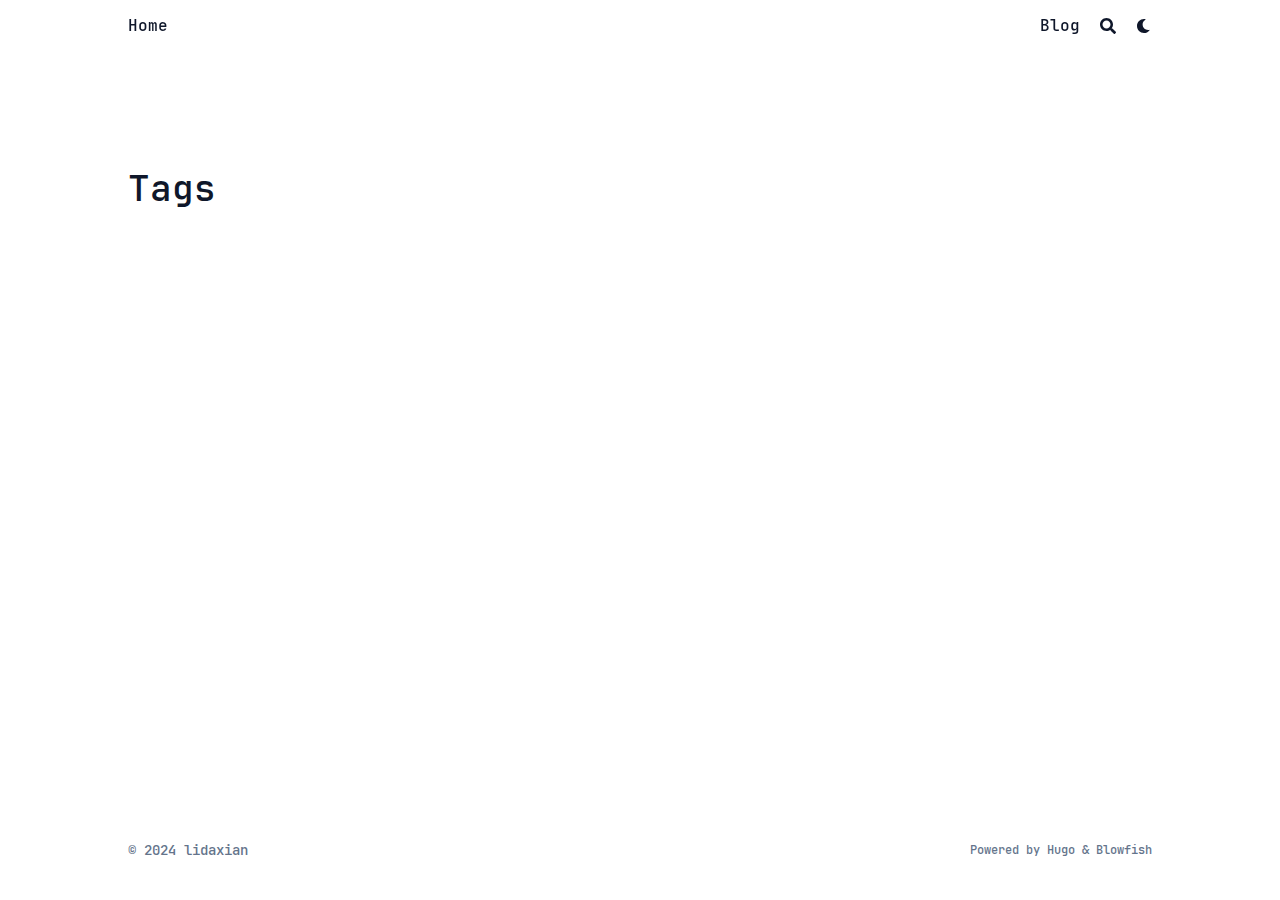
<file: tags/index.html>
<!DOCTYPE html>
<html lang="en" dir="ltr" class="scroll-smooth" data-default-appearance="light"
  data-auto-appearance="true"><head>
  <meta charset="utf-8" />
  
  <meta http-equiv="content-language" content="en" />
  
  <meta name="viewport" content="width=device-width, initial-scale=1.0" />
  <meta http-equiv="X-UA-Compatible" content="ie=edge" />
  
  <title>Tags &middot; Home</title>
  <meta name="title" content="Tags &middot; Home" />
  
  
  
  
  
  <link rel="canonical" href="https://lidaxian121.github.io/tags/" />
  
  <link rel="alternate" type="application/rss+xml" href="/tags/index.xml" title="Home" />
  
  
  
  
  
  
  
  
  
  
  
  
  <link type="text/css" rel="stylesheet" href="/css/main.bundle.min.3f6f155b15192507be67cd8f3d7bac529ac75583c362a317b150e2ae5e4da18dccb656882f54ea31499e41cfdbddfe9961ea0c4f2fa6454876e1b08b78f67a42.css"
    integrity="sha512-P28VWxUZJQe&#43;Z82PPXusUprHVYPDYqMXsVDirl5NoY3MtlaIL1TqMUmeQc/b3f6ZYeoMTy&#43;mRUh24bCLePZ6Qg==" />
  
  
  <script type="text/javascript" src="/js/appearance.min.516a16745bea5a9bd011138d254cc0fd3973cd55ce6e15f3dec763e7c7c2c7448f8fe7b54cca811cb821b0c7e12cd161caace1dd794ac3d34d40937cbcc9ee12.js"
    integrity="sha512-UWoWdFvqWpvQERONJUzA/TlzzVXObhXz3sdj58fCx0SPj&#43;e1TMqBHLghsMfhLNFhyqzh3XlKw9NNQJN8vMnuEg=="></script>
  
  
  
  
  
  
  
  
  
  <script defer type="text/javascript" id="script-bundle" src="/js/main.bundle.min.ba27288e7387a2106bd3d8c4197817efe9202484021261da1cdfe6b925b081c20b63602fcfb8c771044a0de1dd8084848b6a14a9c4367562482dc03dc0fed86f.js"
    integrity="sha512-uicojnOHohBr09jEGXgX7&#43;kgJIQCEmHaHN/muSWwgcILY2Avz7jHcQRKDeHdgISEi2oUqcQ2dWJILcA9wP7Ybw==" data-copy="" data-copied=""></script>
  
  
  <script src="/js/zoom.min.js"></script>
  
  
  
  <link rel="apple-touch-icon" sizes="180x180" href="/apple-touch-icon.png" />
  <link rel="icon" type="image/png" sizes="32x32" href="/favicon-32x32.png" />
  <link rel="icon" type="image/png" sizes="16x16" href="/favicon-16x16.png" />
  <link rel="manifest" href="/site.webmanifest" />
  
  
  
  
  
  
  
  <meta property="og:title" content="Tags" />
<meta property="og:description" content="" />
<meta property="og:type" content="website" />
<meta property="og:url" content="https://lidaxian121.github.io/tags/" />

  <meta name="twitter:card" content="summary"/><meta name="twitter:title" content="Tags"/>
<meta name="twitter:description" content=""/>

  
  

  
  
  <meta name="author" content="lidaxian" />
  
  
  

<script src="/lib/jquery/jquery.slim.min.js" integrity=""></script>


















  
  

  
  
  <meta name="theme-color"/>
  
  
</head>
<body
  class="flex flex-col h-screen px-6 m-auto text-lg leading-7 max-w-7xl bg-neutral text-neutral-900 dark:bg-neutral-800 dark:text-neutral sm:px-14 md:px-24 lg:px-32">
  <div id="the-top" class="absolute flex self-center">
    <a class="px-3 py-1 text-sm -translate-y-8 rounded-b-lg bg-primary-200 focus:translate-y-0 dark:bg-neutral-600"
      href="#main-content"><span
        class="font-bold text-primary-600 ltr:pr-2 rtl:pl-2 dark:text-primary-400">&darr;</span>Skip to main content</a>
  </div>
  
  
  <div class="min-h-[148px]"></div>
<div class="fixed inset-x-0 pl-[24px] pr-[24px]" style="z-index:100">
  <div id="menu-blur" class="absolute opacity-0 inset-x-0 top-0 h-full single_hero_background nozoom backdrop-blur-2xl shadow-2xl"></div>
  <div class="relative max-w-[64rem] ml-auto mr-auto">
    <div style="padding-left:0;padding-right:0;padding-top:2px;padding-bottom:3px"
    class="main-menu flex items-center justify-between px-4 py-6 sm:px-6 md:justify-start space-x-3">
    
    <div class="flex flex-1 items-center justify-between">
        <nav class="flex space-x-3">

            
            <a href="/" class="text-base font-medium text-gray-500 hover:text-gray-900">Home</a>
            

        </nav>
        <nav class="hidden md:flex items-center space-x-5 md:ml-12 h-12">

            
            
            
  <a href="/posts/"  class="flex items-center text-gray-500 hover:text-primary-600 dark:hover:text-primary-400">
    
    <p class="text-base font-medium" title="">
        Blog
    </p>
</a>


            
            

            


            
            <button id="search-button" aria-label="Search" class="text-base hover:text-primary-600 dark:hover:text-primary-400"
                title="">
                

  <span class="relative block icon">
    <svg aria-hidden="true" focusable="false" data-prefix="fas" data-icon="search" class="svg-inline--fa fa-search fa-w-16" role="img" xmlns="http://www.w3.org/2000/svg" viewBox="0 0 512 512"><path fill="currentColor" d="M505 442.7L405.3 343c-4.5-4.5-10.6-7-17-7H372c27.6-35.3 44-79.7 44-128C416 93.1 322.9 0 208 0S0 93.1 0 208s93.1 208 208 208c48.3 0 92.7-16.4 128-44v16.3c0 6.4 2.5 12.5 7 17l99.7 99.7c9.4 9.4 24.6 9.4 33.9 0l28.3-28.3c9.4-9.4 9.4-24.6.1-34zM208 336c-70.7 0-128-57.2-128-128 0-70.7 57.2-128 128-128 70.7 0 128 57.2 128 128 0 70.7-57.2 128-128 128z"/></svg>

  </span>


            </button>
            


            
            
            <div
                class="ltr:mr-14 rtl:ml-14 flex items-center">
                <button id="appearance-switcher" aria-label="Dark mode switcher" type="button" class="text-base hover:text-primary-600 dark:hover:text-primary-400">
                    <div class="flex items-center justify-center dark:hidden">
                        

  <span class="relative block icon">
    <svg xmlns="http://www.w3.org/2000/svg" viewBox="0 0 512 512"><path fill="currentColor" d="M32 256c0-123.8 100.3-224 223.8-224c11.36 0 29.7 1.668 40.9 3.746c9.616 1.777 11.75 14.63 3.279 19.44C245 86.5 211.2 144.6 211.2 207.8c0 109.7 99.71 193 208.3 172.3c9.561-1.805 16.28 9.324 10.11 16.95C387.9 448.6 324.8 480 255.8 480C132.1 480 32 379.6 32 256z"/></svg>

  </span>


                    </div>
                    <div class="items-center justify-center hidden dark:flex">
                        

  <span class="relative block icon">
    <svg xmlns="http://www.w3.org/2000/svg" viewBox="0 0 512 512"><path fill="currentColor" d="M256 159.1c-53.02 0-95.1 42.98-95.1 95.1S202.1 351.1 256 351.1s95.1-42.98 95.1-95.1S309 159.1 256 159.1zM509.3 347L446.1 255.1l63.15-91.01c6.332-9.125 1.104-21.74-9.826-23.72l-109-19.7l-19.7-109c-1.975-10.93-14.59-16.16-23.72-9.824L256 65.89L164.1 2.736c-9.125-6.332-21.74-1.107-23.72 9.824L121.6 121.6L12.56 141.3C1.633 143.2-3.596 155.9 2.736 164.1L65.89 256l-63.15 91.01c-6.332 9.125-1.105 21.74 9.824 23.72l109 19.7l19.7 109c1.975 10.93 14.59 16.16 23.72 9.824L256 446.1l91.01 63.15c9.127 6.334 21.75 1.107 23.72-9.822l19.7-109l109-19.7C510.4 368.8 515.6 356.1 509.3 347zM256 383.1c-70.69 0-127.1-57.31-127.1-127.1c0-70.69 57.31-127.1 127.1-127.1s127.1 57.3 127.1 127.1C383.1 326.7 326.7 383.1 256 383.1z"/></svg>

  </span>


                    </div>
                </button>
            </div>
            

        </nav>
        <div class="flex md:hidden items-center space-x-5 md:ml-12 h-12">

            <span></span>

            


            
            <button id="search-button-mobile" aria-label="Search" class="text-base hover:text-primary-600 dark:hover:text-primary-400"
                title="">
                

  <span class="relative block icon">
    <svg aria-hidden="true" focusable="false" data-prefix="fas" data-icon="search" class="svg-inline--fa fa-search fa-w-16" role="img" xmlns="http://www.w3.org/2000/svg" viewBox="0 0 512 512"><path fill="currentColor" d="M505 442.7L405.3 343c-4.5-4.5-10.6-7-17-7H372c27.6-35.3 44-79.7 44-128C416 93.1 322.9 0 208 0S0 93.1 0 208s93.1 208 208 208c48.3 0 92.7-16.4 128-44v16.3c0 6.4 2.5 12.5 7 17l99.7 99.7c9.4 9.4 24.6 9.4 33.9 0l28.3-28.3c9.4-9.4 9.4-24.6.1-34zM208 336c-70.7 0-128-57.2-128-128 0-70.7 57.2-128 128-128 70.7 0 128 57.2 128 128 0 70.7-57.2 128-128 128z"/></svg>

  </span>


            </button>
            

            
            
            <button id="appearance-switcher-mobile" aria-label="Dark mode switcher" type="button" class="text-base hover:text-primary-600 dark:hover:text-primary-400" style="margin-right:5px">
                <div class="flex items-center justify-center dark:hidden">
                    

  <span class="relative block icon">
    <svg xmlns="http://www.w3.org/2000/svg" viewBox="0 0 512 512"><path fill="currentColor" d="M32 256c0-123.8 100.3-224 223.8-224c11.36 0 29.7 1.668 40.9 3.746c9.616 1.777 11.75 14.63 3.279 19.44C245 86.5 211.2 144.6 211.2 207.8c0 109.7 99.71 193 208.3 172.3c9.561-1.805 16.28 9.324 10.11 16.95C387.9 448.6 324.8 480 255.8 480C132.1 480 32 379.6 32 256z"/></svg>

  </span>


                </div>
                <div class="items-center justify-center hidden dark:flex">
                    

  <span class="relative block icon">
    <svg xmlns="http://www.w3.org/2000/svg" viewBox="0 0 512 512"><path fill="currentColor" d="M256 159.1c-53.02 0-95.1 42.98-95.1 95.1S202.1 351.1 256 351.1s95.1-42.98 95.1-95.1S309 159.1 256 159.1zM509.3 347L446.1 255.1l63.15-91.01c6.332-9.125 1.104-21.74-9.826-23.72l-109-19.7l-19.7-109c-1.975-10.93-14.59-16.16-23.72-9.824L256 65.89L164.1 2.736c-9.125-6.332-21.74-1.107-23.72 9.824L121.6 121.6L12.56 141.3C1.633 143.2-3.596 155.9 2.736 164.1L65.89 256l-63.15 91.01c-6.332 9.125-1.105 21.74 9.824 23.72l109 19.7l19.7 109c1.975 10.93 14.59 16.16 23.72 9.824L256 446.1l91.01 63.15c9.127 6.334 21.75 1.107 23.72-9.822l19.7-109l109-19.7C510.4 368.8 515.6 356.1 509.3 347zM256 383.1c-70.69 0-127.1-57.31-127.1-127.1c0-70.69 57.31-127.1 127.1-127.1s127.1 57.3 127.1 127.1C383.1 326.7 326.7 383.1 256 383.1z"/></svg>

  </span>


                </div>
            </button>
            

        </div>
    </div>
    <div class="-my-2 -mr-2 md:hidden">

        <label id="menu-button" for="menu-controller" class="block">
            <input type="checkbox" id="menu-controller" class="hidden" />
            
            <div class="cursor-pointer hover:text-primary-600 dark:hover:text-primary-400">
                

  <span class="relative block icon">
    <svg xmlns="http://www.w3.org/2000/svg" viewBox="0 0 448 512"><path fill="currentColor" d="M0 96C0 78.33 14.33 64 32 64H416C433.7 64 448 78.33 448 96C448 113.7 433.7 128 416 128H32C14.33 128 0 113.7 0 96zM0 256C0 238.3 14.33 224 32 224H416C433.7 224 448 238.3 448 256C448 273.7 433.7 288 416 288H32C14.33 288 0 273.7 0 256zM416 448H32C14.33 448 0 433.7 0 416C0 398.3 14.33 384 32 384H416C433.7 384 448 398.3 448 416C448 433.7 433.7 448 416 448z"/></svg>

  </span>


            </div>
            <div id="menu-wrapper" style="padding-top:5px;"
                class="fixed inset-0 z-30 invisible w-screen h-screen m-0 overflow-auto transition-opacity opacity-0 cursor-default bg-neutral-100/50 backdrop-blur-sm dark:bg-neutral-900/50">
                <ul
                    class="flex space-y-2 mt-3 flex-col items-end w-full px-6 py-6 mx-auto overflow-visible list-none ltr:text-right rtl:text-left max-w-7xl">

                    <li>
                        <span
                            class="cursor-pointer inline-block align-text-bottom hover:text-primary-600 dark:hover:text-primary-400">

  <span class="relative block icon">
    <svg xmlns="http://www.w3.org/2000/svg" viewBox="0 0 320 512"><path fill="currentColor" d="M310.6 361.4c12.5 12.5 12.5 32.75 0 45.25C304.4 412.9 296.2 416 288 416s-16.38-3.125-22.62-9.375L160 301.3L54.63 406.6C48.38 412.9 40.19 416 32 416S15.63 412.9 9.375 406.6c-12.5-12.5-12.5-32.75 0-45.25l105.4-105.4L9.375 150.6c-12.5-12.5-12.5-32.75 0-45.25s32.75-12.5 45.25 0L160 210.8l105.4-105.4c12.5-12.5 32.75-12.5 45.25 0s12.5 32.75 0 45.25l-105.4 105.4L310.6 361.4z"/></svg>

  </span>

</span>
                    </li>

                    

                    
  <li class="mt-1">
    <a href="/posts/"  class="flex items-center text-gray-500 hover:text-primary-600 dark:hover:text-primary-400">
        
        <p class="text-bg font-bg" title="">
            Blog
        </p>
    </a>
</li>



                    

                </ul>
                
                

            </div>
        </label>
    </div>
</div>





  </div>
</div>
<script>
  window.addEventListener('scroll', function (e) {
    var scroll = window.pageYOffset || document.documentElement.scrollTop || document.body.scrollTop || 0;
    var background_blur = document.getElementById('menu-blur');
    background_blur.style.opacity = (scroll / 300);
  });
</script>

  
  <div class="relative flex flex-col grow">
    <main id="main-content" class="grow">
      






 

  <header>
    
    <h1 class="mt-5 text-4xl font-extrabold text-neutral-900 dark:text-neutral">Tags</h1>
    <div class="mt-1 mb-2 text-base text-neutral-500 dark:text-neutral-400 print:hidden">
      





















<div class="flex flex-row flex-wrap items-center">
  
  
</div>


    </div>
  </header>
  
  <script>
    var oid = "views_taxonomy_tags"
    var oid_likes = "likes_taxonomy_tags"
  </script>
  
  
  <script type="text/javascript" src="/js/page.min.5b1bad196a6075a1e11bae1dc95f24f67b610948a00525e347566c5a62338ea78f1c7224ab9a53873dcdb2a1a7d7d391b8a8ef45561297f68806c01315b0c4f6.js" integrity="sha512-WxutGWpgdaHhG64dyV8k9nthCUigBSXjR1ZsWmIzjqePHHIkq5pThz3NsqGn19ORuKjvRVYSl/aIBsATFbDE9g=="></script>
  

  

  <section class="flex flex-wrap max-w-prose -mx-2 overflow-hidden">
    
  </section>

  



      
    </main><footer id="site-footer" class="py-10 print:hidden">
  
  
    
  
  <div class="flex items-center justify-between">

    
    
    <p class="text-sm text-neutral-500 dark:text-neutral-400">
      &copy;
      2024
      lidaxian
    </p>
    

    
    
    <p class="text-xs text-neutral-500 dark:text-neutral-400">
      
      
      Powered by <a class="hover:underline hover:decoration-primary-400 hover:text-primary-500"
        href="https://gohugo.io/" target="_blank" rel="noopener noreferrer">Hugo</a> &amp; <a class="hover:underline hover:decoration-primary-400 hover:text-primary-500"
        href="https://blowfish.page/" target="_blank" rel="noopener noreferrer">Blowfish</a>
    </p>
    

  </div>
  <script>
    
    mediumZoom(document.querySelectorAll("img:not(.nozoom)"), {
      margin: 24,
      background: 'rgba(0,0,0,0.5)',
      scrollOffset: 0,
    })
    
  </script>
  
  
  <script type="text/javascript" src="/js/process.min.62060bb247f4de2b6dde45903668fefb68d792f365587605177b1227c0cf43588701edaca0cb40e2c8e2789bd5ce67c1d2a215b9fb258c3496a7cd25e7cb5fdf.js" integrity="sha512-YgYLskf03itt3kWQNmj&#43;&#43;2jXkvNlWHYFF3sSJ8DPQ1iHAe2soMtA4sjieJvVzmfB0qIVufsljDSWp80l58tf3w=="></script>
  
  
</footer><div
  id="search-wrapper"
  class="invisible fixed inset-0 flex h-screen w-screen cursor-default flex-col bg-neutral-500/50 p-4 backdrop-blur-sm dark:bg-neutral-900/50 sm:p-6 md:p-[10vh] lg:p-[12vh]"
  data-url="https://lidaxian121.github.io/"
  style="z-index:500"
>
  <div
    id="search-modal"
    class="flex flex-col w-full max-w-3xl min-h-0 mx-auto border rounded-md shadow-lg top-20 border-neutral-200 bg-neutral dark:border-neutral-700 dark:bg-neutral-800"
  >
    <header class="relative z-10 flex items-center justify-between flex-none px-2">
      <form class="flex items-center flex-auto min-w-0">
        <div class="flex items-center justify-center w-8 h-8 text-neutral-400">
          

  <span class="relative block icon">
    <svg aria-hidden="true" focusable="false" data-prefix="fas" data-icon="search" class="svg-inline--fa fa-search fa-w-16" role="img" xmlns="http://www.w3.org/2000/svg" viewBox="0 0 512 512"><path fill="currentColor" d="M505 442.7L405.3 343c-4.5-4.5-10.6-7-17-7H372c27.6-35.3 44-79.7 44-128C416 93.1 322.9 0 208 0S0 93.1 0 208s93.1 208 208 208c48.3 0 92.7-16.4 128-44v16.3c0 6.4 2.5 12.5 7 17l99.7 99.7c9.4 9.4 24.6 9.4 33.9 0l28.3-28.3c9.4-9.4 9.4-24.6.1-34zM208 336c-70.7 0-128-57.2-128-128 0-70.7 57.2-128 128-128 70.7 0 128 57.2 128 128 0 70.7-57.2 128-128 128z"/></svg>

  </span>


        </div>
        <input
          type="search"
          id="search-query"
          class="flex flex-auto h-12 mx-1 bg-transparent appearance-none focus:outline-dotted focus:outline-2 focus:outline-transparent"
          placeholder="Search"
          tabindex="0"
        />
      </form>
      <button
        id="close-search-button"
        class="flex items-center justify-center w-8 h-8 text-neutral-700 hover:text-primary-600 dark:text-neutral dark:hover:text-primary-400"
        title="Close (Esc)"
      >
        

  <span class="relative block icon">
    <svg xmlns="http://www.w3.org/2000/svg" viewBox="0 0 320 512"><path fill="currentColor" d="M310.6 361.4c12.5 12.5 12.5 32.75 0 45.25C304.4 412.9 296.2 416 288 416s-16.38-3.125-22.62-9.375L160 301.3L54.63 406.6C48.38 412.9 40.19 416 32 416S15.63 412.9 9.375 406.6c-12.5-12.5-12.5-32.75 0-45.25l105.4-105.4L9.375 150.6c-12.5-12.5-12.5-32.75 0-45.25s32.75-12.5 45.25 0L160 210.8l105.4-105.4c12.5-12.5 32.75-12.5 45.25 0s12.5 32.75 0 45.25l-105.4 105.4L310.6 361.4z"/></svg>

  </span>


      </button>
    </header>
    <section class="flex-auto px-2 overflow-auto">
      <ul id="search-results">
        
      </ul>
    </section>
  </div>
</div>

  </div>
</body>

</html>
</file>
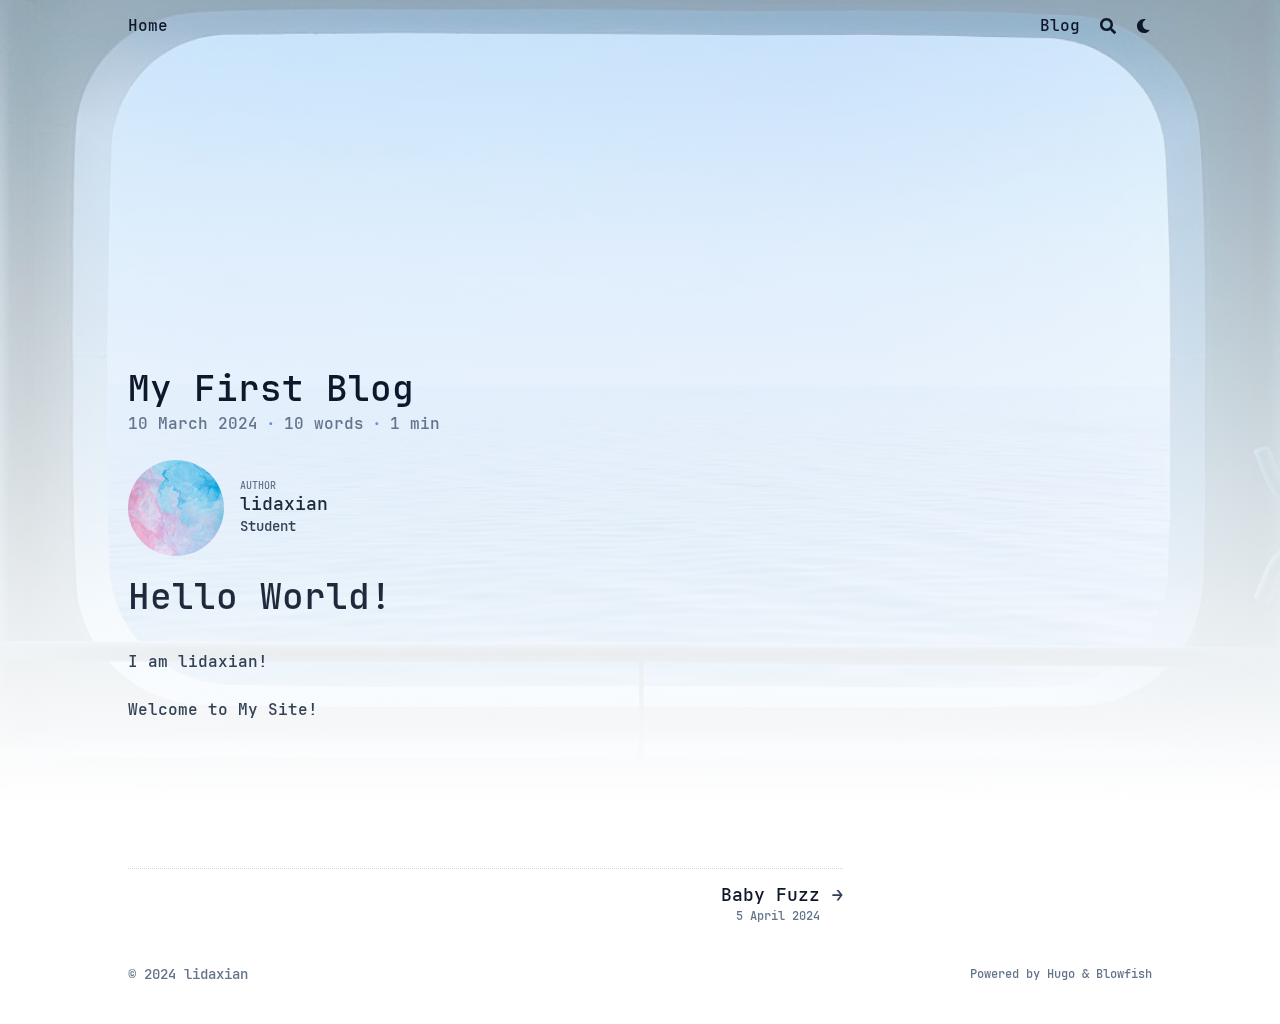
<file: posts/hello/index.html>
<!DOCTYPE html>
<html lang="en" dir="ltr" class="scroll-smooth" data-default-appearance="light"
  data-auto-appearance="true"><head>
  <meta charset="utf-8" />
  
  <meta http-equiv="content-language" content="en" />
  
  <meta name="viewport" content="width=device-width, initial-scale=1.0" />
  <meta http-equiv="X-UA-Compatible" content="ie=edge" />
  
  <title>My First Blog &middot; Home</title>
  <meta name="title" content="My First Blog &middot; Home" />
  
  <meta name="description" content="This is my first blog on my site" />
  
  
  
  <link rel="canonical" href="https://lidaxian121.github.io/posts/hello/" />
  
  
  
  
  
  
  
  
  
  
  
  
  <link type="text/css" rel="stylesheet" href="/css/main.bundle.min.3f6f155b15192507be67cd8f3d7bac529ac75583c362a317b150e2ae5e4da18dccb656882f54ea31499e41cfdbddfe9961ea0c4f2fa6454876e1b08b78f67a42.css"
    integrity="sha512-P28VWxUZJQe&#43;Z82PPXusUprHVYPDYqMXsVDirl5NoY3MtlaIL1TqMUmeQc/b3f6ZYeoMTy&#43;mRUh24bCLePZ6Qg==" />
  
  
  <script type="text/javascript" src="/js/appearance.min.516a16745bea5a9bd011138d254cc0fd3973cd55ce6e15f3dec763e7c7c2c7448f8fe7b54cca811cb821b0c7e12cd161caace1dd794ac3d34d40937cbcc9ee12.js"
    integrity="sha512-UWoWdFvqWpvQERONJUzA/TlzzVXObhXz3sdj58fCx0SPj&#43;e1TMqBHLghsMfhLNFhyqzh3XlKw9NNQJN8vMnuEg=="></script>
  
  
  
  
  
  
  
  
  
  <script defer type="text/javascript" id="script-bundle" src="/js/main.bundle.min.ba27288e7387a2106bd3d8c4197817efe9202484021261da1cdfe6b925b081c20b63602fcfb8c771044a0de1dd8084848b6a14a9c4367562482dc03dc0fed86f.js"
    integrity="sha512-uicojnOHohBr09jEGXgX7&#43;kgJIQCEmHaHN/muSWwgcILY2Avz7jHcQRKDeHdgISEi2oUqcQ2dWJILcA9wP7Ybw==" data-copy="" data-copied=""></script>
  
  
  <script src="/js/zoom.min.js"></script>
  
  
  
  <link rel="apple-touch-icon" sizes="180x180" href="/apple-touch-icon.png" />
  <link rel="icon" type="image/png" sizes="32x32" href="/favicon-32x32.png" />
  <link rel="icon" type="image/png" sizes="16x16" href="/favicon-16x16.png" />
  <link rel="manifest" href="/site.webmanifest" />
  
  
  
  
  
  
  
  <meta property="og:title" content="My First Blog" />
<meta property="og:description" content="This is my first blog on my site" />
<meta property="og:type" content="article" />
<meta property="og:url" content="https://lidaxian121.github.io/posts/hello/" /><meta property="og:image" content="https://lidaxian121.github.io/posts/hello/feature-sea-from-window.jpg" /><meta property="article:section" content="posts" />
<meta property="article:published_time" content="2024-03-10T00:00:00+00:00" />
<meta property="article:modified_time" content="2024-03-10T00:00:00+00:00" />

  <meta name="twitter:card" content="summary_large_image" />
<meta name="twitter:image" content="https://lidaxian121.github.io/posts/hello/feature-sea-from-window.jpg" /><meta name="twitter:title" content="My First Blog"/>
<meta name="twitter:description" content="This is my first blog on my site"/>

  
  <script type="application/ld+json">
  [{
    "@context": "https://schema.org",
    "@type": "Article",
    "articleSection": "Posts",
    "name": "My First Blog",
    "headline": "My First Blog",
    
    "abstract": "This is my first blog on my site",
    "inLanguage": "en",
    "url" : "https:\/\/lidaxian121.github.io\/posts\/hello\/",
    "author" : {
      "@type": "Person",
      "name": "lidaxian"
    },
    "copyrightYear": "2024",
    "dateCreated": "2024-03-10T00:00:00\u002b00:00",
    "datePublished": "2024-03-10T00:00:00\u002b00:00",
    
    "dateModified": "2024-03-10T00:00:00\u002b00:00",
    
    
    
    "mainEntityOfPage": "true",
    "wordCount": "10"
  }]
  </script>


  
  
  <meta name="author" content="lidaxian" />
  
  
  

<script src="/lib/jquery/jquery.slim.min.js" integrity=""></script>


















  
  

  
  
  <meta name="theme-color"/>
  
  
</head>
<body
  class="flex flex-col h-screen px-6 m-auto text-lg leading-7 max-w-7xl bg-neutral text-neutral-900 dark:bg-neutral-800 dark:text-neutral sm:px-14 md:px-24 lg:px-32">
  <div id="the-top" class="absolute flex self-center">
    <a class="px-3 py-1 text-sm -translate-y-8 rounded-b-lg bg-primary-200 focus:translate-y-0 dark:bg-neutral-600"
      href="#main-content"><span
        class="font-bold text-primary-600 ltr:pr-2 rtl:pl-2 dark:text-primary-400">&darr;</span>Skip to main content</a>
  </div>
  
  
  <div class="min-h-[148px]"></div>
<div class="fixed inset-x-0 pl-[24px] pr-[24px]" style="z-index:100">
  <div id="menu-blur" class="absolute opacity-0 inset-x-0 top-0 h-full single_hero_background nozoom backdrop-blur-2xl shadow-2xl"></div>
  <div class="relative max-w-[64rem] ml-auto mr-auto">
    <div style="padding-left:0;padding-right:0;padding-top:2px;padding-bottom:3px"
    class="main-menu flex items-center justify-between px-4 py-6 sm:px-6 md:justify-start space-x-3">
    
    <div class="flex flex-1 items-center justify-between">
        <nav class="flex space-x-3">

            
            <a href="/" class="text-base font-medium text-gray-500 hover:text-gray-900">Home</a>
            

        </nav>
        <nav class="hidden md:flex items-center space-x-5 md:ml-12 h-12">

            
            
            
  <a href="/posts/"  class="flex items-center text-gray-500 hover:text-primary-600 dark:hover:text-primary-400">
    
    <p class="text-base font-medium" title="">
        Blog
    </p>
</a>


            
            

            


            
            <button id="search-button" aria-label="Search" class="text-base hover:text-primary-600 dark:hover:text-primary-400"
                title="">
                

  <span class="relative block icon">
    <svg aria-hidden="true" focusable="false" data-prefix="fas" data-icon="search" class="svg-inline--fa fa-search fa-w-16" role="img" xmlns="http://www.w3.org/2000/svg" viewBox="0 0 512 512"><path fill="currentColor" d="M505 442.7L405.3 343c-4.5-4.5-10.6-7-17-7H372c27.6-35.3 44-79.7 44-128C416 93.1 322.9 0 208 0S0 93.1 0 208s93.1 208 208 208c48.3 0 92.7-16.4 128-44v16.3c0 6.4 2.5 12.5 7 17l99.7 99.7c9.4 9.4 24.6 9.4 33.9 0l28.3-28.3c9.4-9.4 9.4-24.6.1-34zM208 336c-70.7 0-128-57.2-128-128 0-70.7 57.2-128 128-128 70.7 0 128 57.2 128 128 0 70.7-57.2 128-128 128z"/></svg>

  </span>


            </button>
            


            
            
            <div
                class="ltr:mr-14 rtl:ml-14 flex items-center">
                <button id="appearance-switcher" aria-label="Dark mode switcher" type="button" class="text-base hover:text-primary-600 dark:hover:text-primary-400">
                    <div class="flex items-center justify-center dark:hidden">
                        

  <span class="relative block icon">
    <svg xmlns="http://www.w3.org/2000/svg" viewBox="0 0 512 512"><path fill="currentColor" d="M32 256c0-123.8 100.3-224 223.8-224c11.36 0 29.7 1.668 40.9 3.746c9.616 1.777 11.75 14.63 3.279 19.44C245 86.5 211.2 144.6 211.2 207.8c0 109.7 99.71 193 208.3 172.3c9.561-1.805 16.28 9.324 10.11 16.95C387.9 448.6 324.8 480 255.8 480C132.1 480 32 379.6 32 256z"/></svg>

  </span>


                    </div>
                    <div class="items-center justify-center hidden dark:flex">
                        

  <span class="relative block icon">
    <svg xmlns="http://www.w3.org/2000/svg" viewBox="0 0 512 512"><path fill="currentColor" d="M256 159.1c-53.02 0-95.1 42.98-95.1 95.1S202.1 351.1 256 351.1s95.1-42.98 95.1-95.1S309 159.1 256 159.1zM509.3 347L446.1 255.1l63.15-91.01c6.332-9.125 1.104-21.74-9.826-23.72l-109-19.7l-19.7-109c-1.975-10.93-14.59-16.16-23.72-9.824L256 65.89L164.1 2.736c-9.125-6.332-21.74-1.107-23.72 9.824L121.6 121.6L12.56 141.3C1.633 143.2-3.596 155.9 2.736 164.1L65.89 256l-63.15 91.01c-6.332 9.125-1.105 21.74 9.824 23.72l109 19.7l19.7 109c1.975 10.93 14.59 16.16 23.72 9.824L256 446.1l91.01 63.15c9.127 6.334 21.75 1.107 23.72-9.822l19.7-109l109-19.7C510.4 368.8 515.6 356.1 509.3 347zM256 383.1c-70.69 0-127.1-57.31-127.1-127.1c0-70.69 57.31-127.1 127.1-127.1s127.1 57.3 127.1 127.1C383.1 326.7 326.7 383.1 256 383.1z"/></svg>

  </span>


                    </div>
                </button>
            </div>
            

        </nav>
        <div class="flex md:hidden items-center space-x-5 md:ml-12 h-12">

            <span></span>

            


            
            <button id="search-button-mobile" aria-label="Search" class="text-base hover:text-primary-600 dark:hover:text-primary-400"
                title="">
                

  <span class="relative block icon">
    <svg aria-hidden="true" focusable="false" data-prefix="fas" data-icon="search" class="svg-inline--fa fa-search fa-w-16" role="img" xmlns="http://www.w3.org/2000/svg" viewBox="0 0 512 512"><path fill="currentColor" d="M505 442.7L405.3 343c-4.5-4.5-10.6-7-17-7H372c27.6-35.3 44-79.7 44-128C416 93.1 322.9 0 208 0S0 93.1 0 208s93.1 208 208 208c48.3 0 92.7-16.4 128-44v16.3c0 6.4 2.5 12.5 7 17l99.7 99.7c9.4 9.4 24.6 9.4 33.9 0l28.3-28.3c9.4-9.4 9.4-24.6.1-34zM208 336c-70.7 0-128-57.2-128-128 0-70.7 57.2-128 128-128 70.7 0 128 57.2 128 128 0 70.7-57.2 128-128 128z"/></svg>

  </span>


            </button>
            

            
            
            <button id="appearance-switcher-mobile" aria-label="Dark mode switcher" type="button" class="text-base hover:text-primary-600 dark:hover:text-primary-400" style="margin-right:5px">
                <div class="flex items-center justify-center dark:hidden">
                    

  <span class="relative block icon">
    <svg xmlns="http://www.w3.org/2000/svg" viewBox="0 0 512 512"><path fill="currentColor" d="M32 256c0-123.8 100.3-224 223.8-224c11.36 0 29.7 1.668 40.9 3.746c9.616 1.777 11.75 14.63 3.279 19.44C245 86.5 211.2 144.6 211.2 207.8c0 109.7 99.71 193 208.3 172.3c9.561-1.805 16.28 9.324 10.11 16.95C387.9 448.6 324.8 480 255.8 480C132.1 480 32 379.6 32 256z"/></svg>

  </span>


                </div>
                <div class="items-center justify-center hidden dark:flex">
                    

  <span class="relative block icon">
    <svg xmlns="http://www.w3.org/2000/svg" viewBox="0 0 512 512"><path fill="currentColor" d="M256 159.1c-53.02 0-95.1 42.98-95.1 95.1S202.1 351.1 256 351.1s95.1-42.98 95.1-95.1S309 159.1 256 159.1zM509.3 347L446.1 255.1l63.15-91.01c6.332-9.125 1.104-21.74-9.826-23.72l-109-19.7l-19.7-109c-1.975-10.93-14.59-16.16-23.72-9.824L256 65.89L164.1 2.736c-9.125-6.332-21.74-1.107-23.72 9.824L121.6 121.6L12.56 141.3C1.633 143.2-3.596 155.9 2.736 164.1L65.89 256l-63.15 91.01c-6.332 9.125-1.105 21.74 9.824 23.72l109 19.7l19.7 109c1.975 10.93 14.59 16.16 23.72 9.824L256 446.1l91.01 63.15c9.127 6.334 21.75 1.107 23.72-9.822l19.7-109l109-19.7C510.4 368.8 515.6 356.1 509.3 347zM256 383.1c-70.69 0-127.1-57.31-127.1-127.1c0-70.69 57.31-127.1 127.1-127.1s127.1 57.3 127.1 127.1C383.1 326.7 326.7 383.1 256 383.1z"/></svg>

  </span>


                </div>
            </button>
            

        </div>
    </div>
    <div class="-my-2 -mr-2 md:hidden">

        <label id="menu-button" for="menu-controller" class="block">
            <input type="checkbox" id="menu-controller" class="hidden" />
            
            <div class="cursor-pointer hover:text-primary-600 dark:hover:text-primary-400">
                

  <span class="relative block icon">
    <svg xmlns="http://www.w3.org/2000/svg" viewBox="0 0 448 512"><path fill="currentColor" d="M0 96C0 78.33 14.33 64 32 64H416C433.7 64 448 78.33 448 96C448 113.7 433.7 128 416 128H32C14.33 128 0 113.7 0 96zM0 256C0 238.3 14.33 224 32 224H416C433.7 224 448 238.3 448 256C448 273.7 433.7 288 416 288H32C14.33 288 0 273.7 0 256zM416 448H32C14.33 448 0 433.7 0 416C0 398.3 14.33 384 32 384H416C433.7 384 448 398.3 448 416C448 433.7 433.7 448 416 448z"/></svg>

  </span>


            </div>
            <div id="menu-wrapper" style="padding-top:5px;"
                class="fixed inset-0 z-30 invisible w-screen h-screen m-0 overflow-auto transition-opacity opacity-0 cursor-default bg-neutral-100/50 backdrop-blur-sm dark:bg-neutral-900/50">
                <ul
                    class="flex space-y-2 mt-3 flex-col items-end w-full px-6 py-6 mx-auto overflow-visible list-none ltr:text-right rtl:text-left max-w-7xl">

                    <li>
                        <span
                            class="cursor-pointer inline-block align-text-bottom hover:text-primary-600 dark:hover:text-primary-400">

  <span class="relative block icon">
    <svg xmlns="http://www.w3.org/2000/svg" viewBox="0 0 320 512"><path fill="currentColor" d="M310.6 361.4c12.5 12.5 12.5 32.75 0 45.25C304.4 412.9 296.2 416 288 416s-16.38-3.125-22.62-9.375L160 301.3L54.63 406.6C48.38 412.9 40.19 416 32 416S15.63 412.9 9.375 406.6c-12.5-12.5-12.5-32.75 0-45.25l105.4-105.4L9.375 150.6c-12.5-12.5-12.5-32.75 0-45.25s32.75-12.5 45.25 0L160 210.8l105.4-105.4c12.5-12.5 32.75-12.5 45.25 0s12.5 32.75 0 45.25l-105.4 105.4L310.6 361.4z"/></svg>

  </span>

</span>
                    </li>

                    

                    
  <li class="mt-1">
    <a href="/posts/"  class="flex items-center text-gray-500 hover:text-primary-600 dark:hover:text-primary-400">
        
        <p class="text-bg font-bg" title="">
            Blog
        </p>
    </a>
</li>



                    

                </ul>
                
                

            </div>
        </label>
    </div>
</div>





  </div>
</div>
<script>
  window.addEventListener('scroll', function (e) {
    var scroll = window.pageYOffset || document.documentElement.scrollTop || document.body.scrollTop || 0;
    var background_blur = document.getElementById('menu-blur');
    background_blur.style.opacity = (scroll / 300);
  });
</script>

  
  <div class="relative flex flex-col grow">
    <main id="main-content" class="grow">
      


<article>
  
  
  
  
  
  


<div id="hero" class="h-[150px] md:h-[200px]"></div>


    
    <div class="fixed inset-x-0 top-0 h-[800px] single_hero_background nozoom"
    style="background-image:url(/posts/hello/feature-sea-from-window_hu5459c0360c2b0cb7a147d2df0eb350ca_1394036_1200x0_resize_q75_box.jpg);">
    


    <div class="absolute inset-0 bg-gradient-to-t from-neutral dark:from-neutral-800 to-transparent mix-blend-normal">
    </div>
    <div
        class="absolute inset-0 opacity-60 bg-gradient-to-t from-neutral dark:from-neutral-800 to-neutral-100 dark:to-neutral-800 mix-blend-normal">
    </div>
</div>

<div id="background-blur" class="fixed opacity-0 inset-x-0 top-0 h-full single_hero_background nozoom backdrop-blur-2xl"></div>
<script>
    window.addEventListener('scroll', function (e) {
        var scroll = window.pageYOffset || document.documentElement.scrollTop || document.body.scrollTop || 0;
        var background_blur = document.getElementById('background-blur');
        background_blur.style.opacity = (scroll / 300)
    });
</script>

  
  

  <header id="single_header" class="mt-5 max-w-prose">
    
    <h1 class="mt-0 text-4xl font-extrabold text-neutral-900 dark:text-neutral">
      My First Blog
    </h1>
    <div class="mt-1 mb-6 text-base text-neutral-500 dark:text-neutral-400 print:hidden">
      





  
  







  





  



  













<div class="flex flex-row flex-wrap items-center">
  
  
  <time datetime="2024-03-10 00:00:00 &#43;0000 UTC">10 March 2024</time><span class="px-2 text-primary-500">&middot;</span><span>10 words</span><span class="px-2 text-primary-500">&middot;</span><span title="Reading time">1 min</span>
  

  
  
</div>







    </div>

    
    
    
    
    

    
      
      
<div class="flex author">
  
    
    
      
        
      
      <img class="!mt-0 !mb-0 h-24 w-24 rounded-full ltr:mr-4 rtl:ml-4" width="96" height="96"
      alt="lidaxian" src="/pink-blue-sea_hu5459c0360c2b0cb7a147d2df0eb350ca_2095674_192x192_fill_q75_box_center.jpg" />
    
  
  <div class="place-self-center">
    
    <div class="text-[0.6rem] uppercase leading-3 text-neutral-500 dark:text-neutral-400">
      Author
    </div>
    <div class="font-semibold leading-6 text-neutral-800 dark:text-neutral-300">
      lidaxian
    </div>
    
    
    <div class="text-sm text-neutral-700 dark:text-neutral-400">Student</div>
    
    <div class="text-2xl sm:text-lg">
</div>
  </div>
</div>
    

    

    

    
    <div class="mb-5"></div>
    
  
  </header>
  
  <section class="flex flex-col max-w-full mt-0 prose dark:prose-invert lg:flex-row">
    
    

      <div class="min-w-0 min-h-0 max-w-fit">
        
        


        <div class="article-content max-w-prose mb-20">
          

<h1 class="relative group">Hello World! 
    <div id="hello-world" class="anchor"></div>
    
    <span
        class="absolute top-0 w-6 transition-opacity opacity-0 ltr:-left-6 rtl:-right-6 not-prose group-hover:opacity-100">
        <a class="group-hover:text-primary-300 dark:group-hover:text-neutral-700"
            style="text-decoration-line: none !important;" href="#hello-world" aria-label="Anchor">#</a>
    </span>        
    
</h1>
<p>I am lidaxian!</p>
<p>Welcome to My Site!</p>

        </div>
                
        

        

        


  
      </div>
     
    
     <script>
        var oid = "views_posts\/Hello\/index.md"
        var oid_likes = "likes_posts\/Hello\/index.md"
      </script>
      
      
      
      <script type="text/javascript" src="/js/page.min.5b1bad196a6075a1e11bae1dc95f24f67b610948a00525e347566c5a62338ea78f1c7224ab9a53873dcdb2a1a7d7d391b8a8ef45561297f68806c01315b0c4f6.js" integrity="sha512-WxutGWpgdaHhG64dyV8k9nthCUigBSXjR1ZsWmIzjqePHHIkq5pThz3NsqGn19ORuKjvRVYSl/aIBsATFbDE9g=="></script>
  
    </section>
  <footer class="pt-8 max-w-prose print:hidden">

    
  
    
    
    
    <div class="pt-8">
      <hr class="border-dotted border-neutral-300 dark:border-neutral-600" />
      <div class="flex justify-between pt-3">
        <span>
          
        </span>
        <span>
          
            <a class="flex text-right group ml-3" href="/posts/fuzz/">
              <span class="flex flex-col">
                <span
                  class="mt-[0.1rem] leading-6 group-hover:underline group-hover:decoration-primary-500"
                  >Baby Fuzz</span
                >
                <span class="mt-[0.1rem] text-xs text-neutral-500 dark:text-neutral-400">
                  
                    <time datetime="2024-04-05 17:45:53 &#43;0800 CST">5 April 2024</time>
                  
                </span>
              </span>
              <span
                class="ml-3 text-neutral-700 group-hover:text-primary-600 ltr:inline rtl:hidden dark:text-neutral dark:group-hover:text-primary-400"
                >&rarr;</span
              >
              <span
                class="mr-3 text-neutral-700 group-hover:text-primary-600 ltr:hidden rtl:inline dark:text-neutral dark:group-hover:text-primary-400"
                >&larr;</span
              >
            </a>
          
        </span>
      </div>
    </div>
  


    
  </footer>
</article>

      <div id="top-scroller" class="pointer-events-none absolute top-[110vh] bottom-0 w-12 ltr:right-0 rtl:left-0">
  <a href="#the-top"
    class="pointer-events-auto sticky top-[calc(100vh-5.5rem)] flex h-12 w-12 mb-16 items-center justify-center rounded-full bg-neutral/50 text-xl text-neutral-700 hover:text-primary-600 dark:bg-neutral-800/50 dark:text-neutral dark:hover:text-primary-400"
    aria-label="Scroll to top" title="Scroll to top">
    &uarr;
  </a>
</div>
    </main><footer id="site-footer" class="py-10 print:hidden">
  
  
    
  
  <div class="flex items-center justify-between">

    
    
    <p class="text-sm text-neutral-500 dark:text-neutral-400">
      &copy;
      2024
      lidaxian
    </p>
    

    
    
    <p class="text-xs text-neutral-500 dark:text-neutral-400">
      
      
      Powered by <a class="hover:underline hover:decoration-primary-400 hover:text-primary-500"
        href="https://gohugo.io/" target="_blank" rel="noopener noreferrer">Hugo</a> &amp; <a class="hover:underline hover:decoration-primary-400 hover:text-primary-500"
        href="https://blowfish.page/" target="_blank" rel="noopener noreferrer">Blowfish</a>
    </p>
    

  </div>
  <script>
    
    mediumZoom(document.querySelectorAll("img:not(.nozoom)"), {
      margin: 24,
      background: 'rgba(0,0,0,0.5)',
      scrollOffset: 0,
    })
    
  </script>
  
  
  <script type="text/javascript" src="/js/process.min.62060bb247f4de2b6dde45903668fefb68d792f365587605177b1227c0cf43588701edaca0cb40e2c8e2789bd5ce67c1d2a215b9fb258c3496a7cd25e7cb5fdf.js" integrity="sha512-YgYLskf03itt3kWQNmj&#43;&#43;2jXkvNlWHYFF3sSJ8DPQ1iHAe2soMtA4sjieJvVzmfB0qIVufsljDSWp80l58tf3w=="></script>
  
  
</footer><div
  id="search-wrapper"
  class="invisible fixed inset-0 flex h-screen w-screen cursor-default flex-col bg-neutral-500/50 p-4 backdrop-blur-sm dark:bg-neutral-900/50 sm:p-6 md:p-[10vh] lg:p-[12vh]"
  data-url="https://lidaxian121.github.io/"
  style="z-index:500"
>
  <div
    id="search-modal"
    class="flex flex-col w-full max-w-3xl min-h-0 mx-auto border rounded-md shadow-lg top-20 border-neutral-200 bg-neutral dark:border-neutral-700 dark:bg-neutral-800"
  >
    <header class="relative z-10 flex items-center justify-between flex-none px-2">
      <form class="flex items-center flex-auto min-w-0">
        <div class="flex items-center justify-center w-8 h-8 text-neutral-400">
          

  <span class="relative block icon">
    <svg aria-hidden="true" focusable="false" data-prefix="fas" data-icon="search" class="svg-inline--fa fa-search fa-w-16" role="img" xmlns="http://www.w3.org/2000/svg" viewBox="0 0 512 512"><path fill="currentColor" d="M505 442.7L405.3 343c-4.5-4.5-10.6-7-17-7H372c27.6-35.3 44-79.7 44-128C416 93.1 322.9 0 208 0S0 93.1 0 208s93.1 208 208 208c48.3 0 92.7-16.4 128-44v16.3c0 6.4 2.5 12.5 7 17l99.7 99.7c9.4 9.4 24.6 9.4 33.9 0l28.3-28.3c9.4-9.4 9.4-24.6.1-34zM208 336c-70.7 0-128-57.2-128-128 0-70.7 57.2-128 128-128 70.7 0 128 57.2 128 128 0 70.7-57.2 128-128 128z"/></svg>

  </span>


        </div>
        <input
          type="search"
          id="search-query"
          class="flex flex-auto h-12 mx-1 bg-transparent appearance-none focus:outline-dotted focus:outline-2 focus:outline-transparent"
          placeholder="Search"
          tabindex="0"
        />
      </form>
      <button
        id="close-search-button"
        class="flex items-center justify-center w-8 h-8 text-neutral-700 hover:text-primary-600 dark:text-neutral dark:hover:text-primary-400"
        title="Close (Esc)"
      >
        

  <span class="relative block icon">
    <svg xmlns="http://www.w3.org/2000/svg" viewBox="0 0 320 512"><path fill="currentColor" d="M310.6 361.4c12.5 12.5 12.5 32.75 0 45.25C304.4 412.9 296.2 416 288 416s-16.38-3.125-22.62-9.375L160 301.3L54.63 406.6C48.38 412.9 40.19 416 32 416S15.63 412.9 9.375 406.6c-12.5-12.5-12.5-32.75 0-45.25l105.4-105.4L9.375 150.6c-12.5-12.5-12.5-32.75 0-45.25s32.75-12.5 45.25 0L160 210.8l105.4-105.4c12.5-12.5 32.75-12.5 45.25 0s12.5 32.75 0 45.25l-105.4 105.4L310.6 361.4z"/></svg>

  </span>


      </button>
    </header>
    <section class="flex-auto px-2 overflow-auto">
      <ul id="search-results">
        
      </ul>
    </section>
  </div>
</div>

  </div>
</body>

</html>
</file>
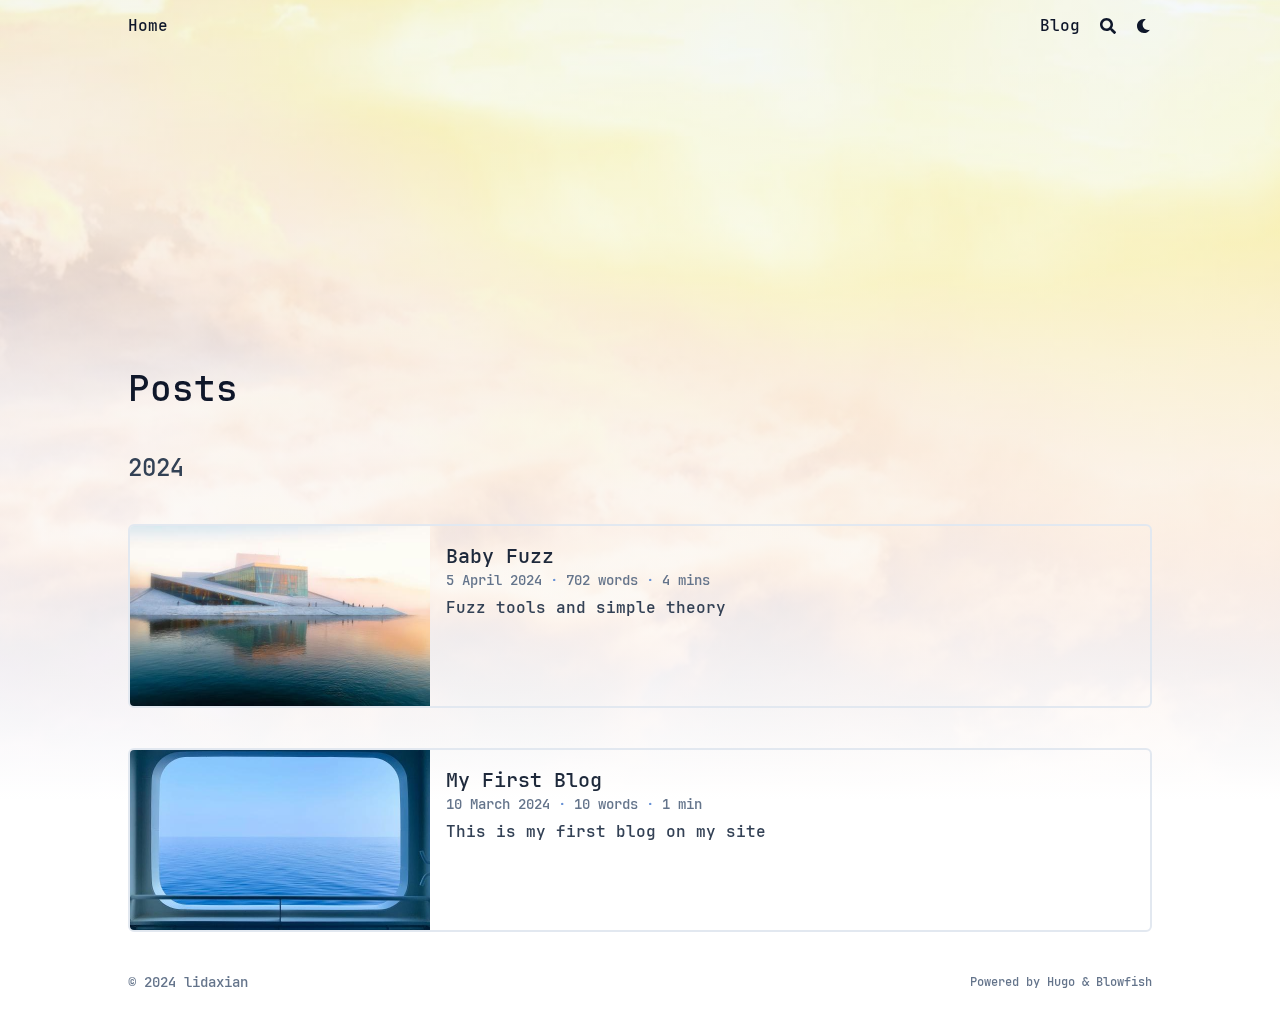
<file: posts/page/1/index.html>
<!DOCTYPE html>
<html lang="en">
  <head>
    <title>https://lidaxian121.github.io/posts/</title>
    <link rel="canonical" href="https://lidaxian121.github.io/posts/">
    <meta name="robots" content="noindex">
    <meta charset="utf-8">
    <meta http-equiv="refresh" content="0; url=https://lidaxian121.github.io/posts/">
  </head>
</html>
</file>
<file: css/main.bundle.min.3f6f155b15192507be67cd8f3d7bac529ac75583c362a317b150e2ae5e4da18dccb656882f54ea31499e41cfdbddfe9961ea0c4f2fa6454876e1b08b78f67a42.css>
:root{--color-neutral:255, 255, 255;--color-neutral-50:248, 250, 252;--color-neutral-100:241, 245, 249;--color-neutral-200:226, 232, 240;--color-neutral-300:203, 213, 225;--color-neutral-400:148, 163, 184;--color-neutral-500:100, 116, 139;--color-neutral-600:71, 85, 105;--color-neutral-700:51, 65, 85;--color-neutral-800:30, 41, 59;--color-neutral-900:15, 23, 42;--color-primary-50:239, 246, 255;--color-primary-100:219, 234, 254;--color-primary-200:191, 219, 254;--color-primary-300:147, 197, 253;--color-primary-400:96, 165, 250;--color-primary-500:59, 130, 246;--color-primary-600:37, 99, 235;--color-primary-700:29, 78, 216;--color-primary-800:30, 64, 175;--color-primary-900:30, 58, 138;--color-secondary-50:236, 254, 255;--color-secondary-100:207, 250, 254;--color-secondary-200:165, 243, 252;--color-secondary-300:103, 232, 249;--color-secondary-400:34, 211, 238;--color-secondary-500:6, 182, 212;--color-secondary-600:8, 145, 178;--color-secondary-700:14, 116, 144;--color-secondary-800:21, 94, 117;--color-secondary-900:22, 78, 99}/*!Blowfish | MIT License | https://github.com/nunocoracao/blowfish*/#zen-mode-button{cursor:pointer}.zen-mode{position:relative}body.zen-mode-enable{ #bmc-wbtn, .author { display:none !important; }}/*!tailwindcss v3.4.1 | MIT License | https://tailwindcss.com*/*,::before,::after{box-sizing:border-box;border-width:0;border-style:solid;border-color:initial}::before,::after{--tw-content:''}html,:host{line-height:1.5;-webkit-text-size-adjust:100%;-moz-tab-size:4;-o-tab-size:4;tab-size:4;font-family:Roboto,sans-serif;font-feature-settings:normal;font-variation-settings:normal;-webkit-tap-highlight-color:transparent}body{margin:0;line-height:inherit}hr{height:0;color:inherit;border-top-width:1px}abbr:where([title]){-webkit-text-decoration:underline dotted;text-decoration:underline dotted}h1,h2,h3,h4,h5,h6{font-size:inherit;font-weight:inherit}a{color:inherit;text-decoration:inherit}b,strong{font-weight:bolder}code,kbd,samp,pre{font-family:ui-monospace,monospace;font-feature-settings:normal;font-variation-settings:normal;font-size:1em}small{font-size:80%}sub,sup{font-size:75%;line-height:0;position:relative;vertical-align:baseline}sub{bottom:-.25em}sup{top:-.5em}table{text-indent:0;border-color:inherit;border-collapse:collapse}button,input,optgroup,select,textarea{font-family:inherit;font-feature-settings:inherit;font-variation-settings:inherit;font-size:100%;font-weight:inherit;line-height:inherit;color:inherit;margin:0;padding:0}button,select{text-transform:none}button,[type=button],[type=reset],[type=submit]{-webkit-appearance:button;background-color:transparent;background-image:none}:-moz-focusring{outline:auto}:-moz-ui-invalid{box-shadow:none}progress{vertical-align:baseline}::-webkit-inner-spin-button,::-webkit-outer-spin-button{height:auto}[type=search]{-webkit-appearance:textfield;outline-offset:-2px}::-webkit-search-decoration{-webkit-appearance:none}::-webkit-file-upload-button{-webkit-appearance:button;font:inherit}summary{display:list-item}blockquote,dl,dd,h1,h2,h3,h4,h5,h6,hr,figure,p,pre{margin:0}fieldset{margin:0;padding:0}legend{padding:0}ol,ul,menu{list-style:none;margin:0;padding:0}dialog{padding:0}textarea{resize:vertical}input::-moz-placeholder,textarea::-moz-placeholder{opacity:1;color:#9ca3af}input::placeholder,textarea::placeholder{opacity:1;color:#9ca3af}button,[role=button]{cursor:pointer}:disabled{cursor:default}img,svg,video,canvas,audio,iframe,embed,object{display:block;vertical-align:middle}img,video{max-width:100%;height:auto}[hidden]{display:none}[type=text],input:where(:not([type])),[type=email],[type=url],[type=password],[type=number],[type=date],[type=datetime-local],[type=month],[type=search],[type=tel],[type=time],[type=week],[multiple],textarea,select{-webkit-appearance:none;-moz-appearance:none;appearance:none;background-color:#fff;border-color:#6b7280;border-width:1px;border-radius:0;padding-top:.5rem;padding-right:.75rem;padding-bottom:.5rem;padding-left:.75rem;font-size:1rem;line-height:1.5rem;--tw-shadow:0 0 #0000}[type=text]:focus,input:where(:not([type])):focus,[type=email]:focus,[type=url]:focus,[type=password]:focus,[type=number]:focus,[type=date]:focus,[type=datetime-local]:focus,[type=month]:focus,[type=search]:focus,[type=tel]:focus,[type=time]:focus,[type=week]:focus,[multiple]:focus,textarea:focus,select:focus{outline:2px solid transparent;outline-offset:2px;--tw-ring-inset:var(--tw-empty,/*!*/ /*!*/);--tw-ring-offset-width:0px;--tw-ring-offset-color:#fff;--tw-ring-color:#2563eb;--tw-ring-offset-shadow:var(--tw-ring-inset) 0 0 0 var(--tw-ring-offset-width) var(--tw-ring-offset-color);--tw-ring-shadow:var(--tw-ring-inset) 0 0 0 calc(1px + var(--tw-ring-offset-width)) var(--tw-ring-color);box-shadow:var(--tw-ring-offset-shadow),var(--tw-ring-shadow),var(--tw-shadow);border-color:#2563eb}input::-moz-placeholder,textarea::-moz-placeholder{color:#6b7280;opacity:1}input::placeholder,textarea::placeholder{color:#6b7280;opacity:1}::-webkit-datetime-edit-fields-wrapper{padding:0}::-webkit-date-and-time-value{min-height:1.5em;text-align:inherit}::-webkit-datetime-edit{display:inline-flex}::-webkit-datetime-edit,::-webkit-datetime-edit-year-field,::-webkit-datetime-edit-month-field,::-webkit-datetime-edit-day-field,::-webkit-datetime-edit-hour-field,::-webkit-datetime-edit-minute-field,::-webkit-datetime-edit-second-field,::-webkit-datetime-edit-millisecond-field,::-webkit-datetime-edit-meridiem-field{padding-top:0;padding-bottom:0}select{background-image:url("data:image/svg+xml,%3csvg xmlns='http://www.w3.org/2000/svg' fill='none' viewBox='0 0 20 20'%3e%3cpath stroke='%236b7280' stroke-linecap='round' stroke-linejoin='round' stroke-width='1.5' d='M6 8l4 4 4-4'/%3e%3c/svg%3e");background-position:right .5rem center;background-repeat:no-repeat;background-size:1.5em 1.5em;padding-right:2.5rem;-webkit-print-color-adjust:exact;print-color-adjust:exact}[multiple],[size]:where(select:not([size="1"])){background-image:initial;background-position:initial;background-repeat:unset;background-size:initial;padding-right:.75rem;-webkit-print-color-adjust:unset;print-color-adjust:unset}[type=checkbox],[type=radio]{-webkit-appearance:none;-moz-appearance:none;appearance:none;padding:0;-webkit-print-color-adjust:exact;print-color-adjust:exact;display:inline-block;vertical-align:middle;background-origin:border-box;-webkit-user-select:none;-moz-user-select:none;user-select:none;flex-shrink:0;height:1rem;width:1rem;color:#2563eb;background-color:#fff;border-color:#6b7280;border-width:1px;--tw-shadow:0 0 #0000}[type=checkbox]{border-radius:0}[type=radio]{border-radius:100%}[type=checkbox]:focus,[type=radio]:focus{outline:2px solid transparent;outline-offset:2px;--tw-ring-inset:var(--tw-empty,/*!*/ /*!*/);--tw-ring-offset-width:2px;--tw-ring-offset-color:#fff;--tw-ring-color:#2563eb;--tw-ring-offset-shadow:var(--tw-ring-inset) 0 0 0 var(--tw-ring-offset-width) var(--tw-ring-offset-color);--tw-ring-shadow:var(--tw-ring-inset) 0 0 0 calc(2px + var(--tw-ring-offset-width)) var(--tw-ring-color);box-shadow:var(--tw-ring-offset-shadow),var(--tw-ring-shadow),var(--tw-shadow)}[type=checkbox]:checked,[type=radio]:checked{border-color:transparent;background-color:currentColor;background-size:100% 100%;background-position:50%;background-repeat:no-repeat}[type=checkbox]:checked{background-image:url("data:image/svg+xml,%3csvg viewBox='0 0 16 16' fill='white' xmlns='http://www.w3.org/2000/svg'%3e%3cpath d='M12.207 4.793a1 1 0 010 1.414l-5 5a1 1 0 01-1.414 0l-2-2a1 1 0 011.414-1.414L6.5 9.086l4.293-4.293a1 1 0 011.414 0z'/%3e%3c/svg%3e")}@media(forced-colors:active){[type=checkbox]:checked{-webkit-appearance:auto;-moz-appearance:auto;appearance:auto}}[type=radio]:checked{background-image:url("data:image/svg+xml,%3csvg viewBox='0 0 16 16' fill='white' xmlns='http://www.w3.org/2000/svg'%3e%3ccircle cx='8' cy='8' r='3'/%3e%3c/svg%3e")}@media(forced-colors:active){[type=radio]:checked{-webkit-appearance:auto;-moz-appearance:auto;appearance:auto}}[type=checkbox]:checked:hover,[type=checkbox]:checked:focus,[type=radio]:checked:hover,[type=radio]:checked:focus{border-color:transparent;background-color:currentColor}[type=checkbox]:indeterminate{background-image:url("data:image/svg+xml,%3csvg xmlns='http://www.w3.org/2000/svg' fill='none' viewBox='0 0 16 16'%3e%3cpath stroke='white' stroke-linecap='round' stroke-linejoin='round' stroke-width='2' d='M4 8h8'/%3e%3c/svg%3e");border-color:transparent;background-color:currentColor;background-size:100% 100%;background-position:50%;background-repeat:no-repeat}@media(forced-colors:active){[type=checkbox]:indeterminate{-webkit-appearance:auto;-moz-appearance:auto;appearance:auto}}[type=checkbox]:indeterminate:hover,[type=checkbox]:indeterminate:focus{border-color:transparent;background-color:currentColor}[type=file]{background:unset;border-color:inherit;border-width:0;border-radius:0;padding:0;font-size:unset;line-height:inherit}[type=file]:focus{outline:1px solid ButtonText;outline:1px auto -webkit-focus-ring-color}input[type=range]::-webkit-slider-thumb{height:1rem;width:1rem;background:#3b71ca;border-radius:9999px;border:0;appearance:none;-moz-appearance:none;-webkit-appearance:none;cursor:pointer}.dark input[type=range]::-webkit-slider-thumb{background:#8faee0}input[type=range]:disabled::-webkit-slider-thumb{background:rgba(var(--color-neutral-400),<alpha-value>)}input[type=range]:disabled:focus::-webkit-slider-thumb{background:rgba(var(--color-neutral-400),<alpha-value>)}input[type=range]:disabled:active::-webkit-slider-thumb{background:rgba(var(--color-neutral-400),<alpha-value>)}.dark input[type=range]:disabled::-webkit-slider-thumb{background:rgba(var(--color-neutral-500),<alpha-value>)}.dark input[type=range]:disabled:focus::-webkit-slider-thumb{background:rgba(var(--color-neutral-500),<alpha-value>)}.dark input[type=range]:disabled:active::-webkit-slider-thumb{background:rgba(var(--color-neutral-500),<alpha-value>)}input[type=range]::-moz-range-thumb{height:1rem;width:1rem;background:#3b71ca;border-radius:9999px;border:0;appearance:none;-moz-appearance:none;-webkit-appearance:none;cursor:pointer}.dark input[type=range]::-moz-range-thumb{background:#8faee0}input[type=range]:disabled::-moz-range-thumb{background:rgba(var(--color-neutral-400),<alpha-value>)}.dark input[type=range]:disabled::-moz-range-thumb{background:rgba(var(--color-neutral-500),<alpha-value>)}input[type=range]::-moz-range-progress{background:#3061af}input[type=range]::-ms-fill-lower{background:#3061af}.dark input[type=range]::-moz-range-progress{background:#6590d5}.dark input[type=range]::-ms-fill-lower{background:#6590d5}input[type=range]:focus{outline:none}input[type=range]:focus::-webkit-slider-thumb{background:#3061af}input[type=range]:active::-webkit-slider-thumb{background:#285192}.dark input[type=range]:focus::-webkit-slider-thumb{background:#6590d5}.dark input[type=range]:active::-webkit-slider-thumb{background:#3061af}*,::before,::after{--tw-border-spacing-x:0;--tw-border-spacing-y:0;--tw-translate-x:0;--tw-translate-y:0;--tw-rotate:0;--tw-skew-x:0;--tw-skew-y:0;--tw-scale-x:1;--tw-scale-y:1;--tw-pan-x: ;--tw-pan-y: ;--tw-pinch-zoom: ;--tw-scroll-snap-strictness:proximity;--tw-gradient-from-position: ;--tw-gradient-via-position: ;--tw-gradient-to-position: ;--tw-ordinal: ;--tw-slashed-zero: ;--tw-numeric-figure: ;--tw-numeric-spacing: ;--tw-numeric-fraction: ;--tw-ring-inset: ;--tw-ring-offset-width:0px;--tw-ring-offset-color:#fff;--tw-ring-color:rgb(59 130 246 / 0.5);--tw-ring-offset-shadow:0 0 #0000;--tw-ring-shadow:0 0 #0000;--tw-shadow:0 0 #0000;--tw-shadow-colored:0 0 #0000;--tw-blur: ;--tw-brightness: ;--tw-contrast: ;--tw-grayscale: ;--tw-hue-rotate: ;--tw-invert: ;--tw-saturate: ;--tw-sepia: ;--tw-drop-shadow: ;--tw-backdrop-blur: ;--tw-backdrop-brightness: ;--tw-backdrop-contrast: ;--tw-backdrop-grayscale: ;--tw-backdrop-hue-rotate: ;--tw-backdrop-invert: ;--tw-backdrop-opacity: ;--tw-backdrop-saturate: ;--tw-backdrop-sepia: }::backdrop{--tw-border-spacing-x:0;--tw-border-spacing-y:0;--tw-translate-x:0;--tw-translate-y:0;--tw-rotate:0;--tw-skew-x:0;--tw-skew-y:0;--tw-scale-x:1;--tw-scale-y:1;--tw-pan-x: ;--tw-pan-y: ;--tw-pinch-zoom: ;--tw-scroll-snap-strictness:proximity;--tw-gradient-from-position: ;--tw-gradient-via-position: ;--tw-gradient-to-position: ;--tw-ordinal: ;--tw-slashed-zero: ;--tw-numeric-figure: ;--tw-numeric-spacing: ;--tw-numeric-fraction: ;--tw-ring-inset: ;--tw-ring-offset-width:0px;--tw-ring-offset-color:#fff;--tw-ring-color:rgb(59 130 246 / 0.5);--tw-ring-offset-shadow:0 0 #0000;--tw-ring-shadow:0 0 #0000;--tw-shadow:0 0 #0000;--tw-shadow-colored:0 0 #0000;--tw-blur: ;--tw-brightness: ;--tw-contrast: ;--tw-grayscale: ;--tw-hue-rotate: ;--tw-invert: ;--tw-saturate: ;--tw-sepia: ;--tw-drop-shadow: ;--tw-backdrop-blur: ;--tw-backdrop-brightness: ;--tw-backdrop-contrast: ;--tw-backdrop-grayscale: ;--tw-backdrop-hue-rotate: ;--tw-backdrop-invert: ;--tw-backdrop-opacity: ;--tw-backdrop-saturate: ;--tw-backdrop-sepia: }.container{width:100%}@media(min-width:640px){.container{max-width:640px}}@media(min-width:853px){.container{max-width:853px}}@media(min-width:1024px){.container{max-width:1024px}}@media(min-width:1280px){.container{max-width:1280px}}@media(min-width:1536px){.container{max-width:1536px}}.prose{color:var(--tw-prose-body);max-width:65ch}.prose :where(p):not(:where([class~=not-prose],[class~=not-prose] *)){margin-top:1.25em;margin-bottom:1.25em}.prose :where([class~=lead]):not(:where([class~=not-prose],[class~=not-prose] *)){color:var(--tw-prose-lead);font-size:1.25em;line-height:1.6;margin-top:1.2em;margin-bottom:1.2em}.prose :where(a):not(:where([class~=not-prose],[class~=not-prose] *)){color:var(--tw-prose-links);text-decoration:none;font-weight:500;text-decoration-color:#abc2e8}.prose :where(a):not(:where([class~=not-prose],[class~=not-prose] *)):hover{color:#3061af;text-decoration:none;border-radius:.09rem}.prose :where(strong):not(:where([class~=not-prose],[class~=not-prose] *)){color:var(--tw-prose-bold);font-weight:600}.prose :where(a strong):not(:where([class~=not-prose],[class~=not-prose] *)){color:inherit}.prose :where(blockquote strong):not(:where([class~=not-prose],[class~=not-prose] *)){color:inherit}.prose :where(thead th strong):not(:where([class~=not-prose],[class~=not-prose] *)){color:inherit}.prose :where(ol):not(:where([class~=not-prose],[class~=not-prose] *)){list-style-type:decimal;margin-top:1.25em;margin-bottom:1.25em;padding-left:1.625em}.prose :where(ol[type=A]):not(:where([class~=not-prose],[class~=not-prose] *)){list-style-type:upper-alpha}.prose :where(ol[type=a]):not(:where([class~=not-prose],[class~=not-prose] *)){list-style-type:lower-alpha}.prose :where(ol[type=As]):not(:where([class~=not-prose],[class~=not-prose] *)){list-style-type:upper-alpha}.prose :where(ol[type=as]):not(:where([class~=not-prose],[class~=not-prose] *)){list-style-type:lower-alpha}.prose :where(ol[type=I]):not(:where([class~=not-prose],[class~=not-prose] *)){list-style-type:upper-roman}.prose :where(ol[type=i]):not(:where([class~=not-prose],[class~=not-prose] *)){list-style-type:lower-roman}.prose :where(ol[type=Is]):not(:where([class~=not-prose],[class~=not-prose] *)){list-style-type:upper-roman}.prose :where(ol[type=is]):not(:where([class~=not-prose],[class~=not-prose] *)){list-style-type:lower-roman}.prose :where(ol[type="1"]):not(:where([class~=not-prose],[class~=not-prose] *)){list-style-type:decimal}.prose :where(ul):not(:where([class~=not-prose],[class~=not-prose] *)){list-style-type:disc;margin-top:1.25em;margin-bottom:1.25em;padding-left:1.625em}.prose :where(ol>li):not(:where([class~=not-prose],[class~=not-prose] *))::marker{font-weight:400;color:var(--tw-prose-counters)}.prose :where(ul>li):not(:where([class~=not-prose],[class~=not-prose] *))::marker{color:var(--tw-prose-bullets)}.prose :where(dt):not(:where([class~=not-prose],[class~=not-prose] *)){color:var(--tw-prose-headings);font-weight:600;margin-top:1.25em}.prose :where(hr):not(:where([class~=not-prose],[class~=not-prose] *)){border-color:var(--tw-prose-hr);border-top-width:1px;margin-top:3em;margin-bottom:3em}.prose :where(blockquote):not(:where([class~=not-prose],[class~=not-prose] *)){font-weight:500;font-style:italic;color:var(--tw-prose-quotes);border-left-width:.25rem;border-left-color:var(--tw-prose-quote-borders);quotes:"\201C""\201D""\2018""\2019";margin-top:1.6em;margin-bottom:1.6em;padding-left:1em}.prose :where(blockquote p:first-of-type):not(:where([class~=not-prose],[class~=not-prose] *))::before{content:open-quote}.prose :where(blockquote p:last-of-type):not(:where([class~=not-prose],[class~=not-prose] *))::after{content:close-quote}.prose :where(h1):not(:where([class~=not-prose],[class~=not-prose] *)){color:var(--tw-prose-headings);font-weight:800;font-size:2.25em;margin-top:0;margin-bottom:.8888889em;line-height:1.1111111}.prose :where(h1 strong):not(:where([class~=not-prose],[class~=not-prose] *)){font-weight:900;color:inherit}.prose :where(h2):not(:where([class~=not-prose],[class~=not-prose] *)){color:var(--tw-prose-headings);font-weight:700;font-size:1.5em;margin-top:2em;margin-bottom:1em;line-height:1.3333333}.prose :where(h2 strong):not(:where([class~=not-prose],[class~=not-prose] *)){font-weight:800;color:inherit}.prose :where(h3):not(:where([class~=not-prose],[class~=not-prose] *)){color:var(--tw-prose-headings);font-weight:600;font-size:1.25em;margin-top:1.6em;margin-bottom:.6em;line-height:1.6}.prose :where(h3 strong):not(:where([class~=not-prose],[class~=not-prose] *)){font-weight:700;color:inherit}.prose :where(h4):not(:where([class~=not-prose],[class~=not-prose] *)){color:var(--tw-prose-headings);font-weight:600;margin-top:1.5em;margin-bottom:.5em;line-height:1.5}.prose :where(h4 strong):not(:where([class~=not-prose],[class~=not-prose] *)){font-weight:700;color:inherit}.prose :where(img):not(:where([class~=not-prose],[class~=not-prose] *)){margin-top:2em;margin-bottom:2em}.prose :where(picture):not(:where([class~=not-prose],[class~=not-prose] *)){display:block;margin-top:2em;margin-bottom:2em}.prose :where(kbd):not(:where([class~=not-prose],[class~=not-prose] *)){font-weight:600;font-family:inherit;color:var(--tw-prose-kbd);box-shadow:0 0 0 1px rgb(var(--tw-prose-kbd-shadows)/10%),0 3px rgb(var(--tw-prose-kbd-shadows)/10%);font-size:.9rem;border-radius:.25rem;padding-top:.1875em;padding-right:.375em;padding-bottom:.1875em;padding-left:.375em;background-color:rgba(var(--color-neutral-200),1);padding:.1rem .4rem}.prose :where(code):not(:where([class~=not-prose],[class~=not-prose] *)){color:var(--tw-prose-code);font-weight:600;font-size:.875em;background-color:rgba(var(--color-neutral-50),1);padding-top:3px;padding-bottom:3px;padding-left:5px;padding-right:5px;border-radius:.25rem}.prose :where(code):not(:where([class~=not-prose],[class~=not-prose] *))::before{content:"`";display:none}.prose :where(code):not(:where([class~=not-prose],[class~=not-prose] *))::after{content:"`";display:none}.prose :where(a code):not(:where([class~=not-prose],[class~=not-prose] *)){color:var(--tw-prose-code)}.prose :where(h1 code):not(:where([class~=not-prose],[class~=not-prose] *)){color:inherit}.prose :where(h2 code):not(:where([class~=not-prose],[class~=not-prose] *)){color:inherit;font-size:.875em}.prose :where(h3 code):not(:where([class~=not-prose],[class~=not-prose] *)){color:inherit;font-size:.9em}.prose :where(h4 code):not(:where([class~=not-prose],[class~=not-prose] *)){color:inherit}.prose :where(blockquote code):not(:where([class~=not-prose],[class~=not-prose] *)){color:inherit}.prose :where(thead th code):not(:where([class~=not-prose],[class~=not-prose] *)){color:inherit}.prose :where(pre):not(:where([class~=not-prose],[class~=not-prose] *)){color:var(--tw-prose-pre-code);background-color:var(--tw-prose-pre-bg);overflow-x:auto;font-weight:400;font-size:.875em;line-height:1.7142857;margin-top:1.7142857em;margin-bottom:1.7142857em;border-radius:.375rem;padding-top:.8571429em;padding-right:1.1428571em;padding-bottom:.8571429em;padding-left:1.1428571em}.prose :where(pre code):not(:where([class~=not-prose],[class~=not-prose] *)){background-color:transparent;border-width:0;border-radius:0;padding:0;font-weight:inherit;color:inherit;font-size:inherit;font-family:inherit;line-height:inherit}.prose :where(pre code):not(:where([class~=not-prose],[class~=not-prose] *))::before{content:none}.prose :where(pre code):not(:where([class~=not-prose],[class~=not-prose] *))::after{content:none}.prose :where(table):not(:where([class~=not-prose],[class~=not-prose] *)){width:100%;table-layout:auto;text-align:left;margin-top:2em;margin-bottom:2em;font-size:.875em;line-height:1.7142857}.prose :where(thead):not(:where([class~=not-prose],[class~=not-prose] *)){border-bottom-width:1px;border-bottom-color:var(--tw-prose-th-borders)}.prose :where(thead th):not(:where([class~=not-prose],[class~=not-prose] *)){color:var(--tw-prose-headings);font-weight:600;vertical-align:bottom;padding-right:.5714286em;padding-bottom:.5714286em;padding-left:.5714286em}.prose :where(tbody tr):not(:where([class~=not-prose],[class~=not-prose] *)){border-bottom-width:1px;border-bottom-color:var(--tw-prose-td-borders)}.prose :where(tbody tr:last-child):not(:where([class~=not-prose],[class~=not-prose] *)){border-bottom-width:0}.prose :where(tbody td):not(:where([class~=not-prose],[class~=not-prose] *)){vertical-align:baseline}.prose :where(tfoot):not(:where([class~=not-prose],[class~=not-prose] *)){border-top-width:1px;border-top-color:var(--tw-prose-th-borders)}.prose :where(tfoot td):not(:where([class~=not-prose],[class~=not-prose] *)){vertical-align:top}.prose :where(figure>*):not(:where([class~=not-prose],[class~=not-prose] *)){margin-top:0;margin-bottom:0}.prose :where(figcaption):not(:where([class~=not-prose],[class~=not-prose] *)){color:var(--tw-prose-captions);font-size:.875em;line-height:1.4285714;margin-top:.8571429em}.prose{--tw-prose-body:rgba(var(--color-neutral-700), 1);--tw-prose-headings:rgba(var(--color-neutral-800), 1);--tw-prose-lead:rgba(var(--color-neutral-500), 1);--tw-prose-links:rgb(48 97 175 / 1);--tw-prose-bold:rgba(var(--color-neutral-900), 1);--tw-prose-counters:rgba(var(--color-neutral-800), 1);--tw-prose-bullets:rgba(var(--color-neutral-500), 1);--tw-prose-hr:rgba(var(--color-neutral-200), 1);--tw-prose-quotes:rgba(var(--color-neutral-700), 1);--tw-prose-quote-borders:rgb(199 215 240 / 1);--tw-prose-captions:rgba(var(--color-neutral-500), 1);--tw-prose-kbd:#111827;--tw-prose-kbd-shadows:17 24 39;--tw-prose-code:rgb(107 117 133 / 1);--tw-prose-pre-code:rgba(var(--color-neutral-700), 1);--tw-prose-pre-bg:rgba(var(--color-neutral-50), 1);--tw-prose-th-borders:rgba(var(--color-neutral-500), 1);--tw-prose-td-borders:rgba(var(--color-neutral-300), 1);--tw-prose-invert-body:rgba(var(--color-neutral-300), 1);--tw-prose-invert-headings:rgba(var(--color-neutral-50), 1);--tw-prose-invert-lead:rgba(var(--color-neutral-500), 1);--tw-prose-invert-links:rgb(143 174 224 / 1);--tw-prose-invert-bold:rgba(var(--color-neutral), 1);--tw-prose-invert-counters:rgba(var(--color-neutral-400), 1);--tw-prose-invert-bullets:rgba(var(--color-neutral-600), 1);--tw-prose-invert-hr:rgba(var(--color-neutral-500), 1);--tw-prose-invert-quotes:rgba(var(--color-neutral-200), 1);--tw-prose-invert-quote-borders:rgb(24 48 88 / 1);--tw-prose-invert-captions:rgba(var(--color-neutral-400), 1);--tw-prose-invert-kbd:#fff;--tw-prose-invert-kbd-shadows:255 255 255;--tw-prose-invert-code:rgb(200 204 211 / 1);--tw-prose-invert-pre-code:rgba(var(--color-neutral-200), 1);--tw-prose-invert-pre-bg:rgba(var(--color-neutral-700), 1);--tw-prose-invert-th-borders:rgba(var(--color-neutral-500), 1);--tw-prose-invert-td-borders:rgba(var(--color-neutral-700), 1);font-size:1rem;line-height:1.75}.prose :where(picture>img):not(:where([class~=not-prose],[class~=not-prose] *)){margin-top:0;margin-bottom:0}.prose :where(video):not(:where([class~=not-prose],[class~=not-prose] *)){margin-top:2em;margin-bottom:2em}.prose :where(li):not(:where([class~=not-prose],[class~=not-prose] *)){margin-top:.5em;margin-bottom:.5em}.prose :where(ol>li):not(:where([class~=not-prose],[class~=not-prose] *)){padding-left:.375em}.prose :where(ul>li):not(:where([class~=not-prose],[class~=not-prose] *)){padding-left:.375em}.prose :where(.prose>ul>li p):not(:where([class~=not-prose],[class~=not-prose] *)){margin-top:.75em;margin-bottom:.75em}.prose :where(.prose>ul>li>*:first-child):not(:where([class~=not-prose],[class~=not-prose] *)){margin-top:1.25em}.prose :where(.prose>ul>li>*:last-child):not(:where([class~=not-prose],[class~=not-prose] *)){margin-bottom:1.25em}.prose :where(.prose>ol>li>*:first-child):not(:where([class~=not-prose],[class~=not-prose] *)){margin-top:1.25em}.prose :where(.prose>ol>li>*:last-child):not(:where([class~=not-prose],[class~=not-prose] *)){margin-bottom:1.25em}.prose :where(ul ul,ul ol,ol ul,ol ol):not(:where([class~=not-prose],[class~=not-prose] *)){margin-top:.75em;margin-bottom:.75em}.prose :where(dl):not(:where([class~=not-prose],[class~=not-prose] *)){margin-top:1.25em;margin-bottom:1.25em}.prose :where(dd):not(:where([class~=not-prose],[class~=not-prose] *)){margin-top:.5em;padding-left:1.625em}.prose :where(hr+*):not(:where([class~=not-prose],[class~=not-prose] *)){margin-top:0}.prose :where(h2+*):not(:where([class~=not-prose],[class~=not-prose] *)){margin-top:0}.prose :where(h3+*):not(:where([class~=not-prose],[class~=not-prose] *)){margin-top:0}.prose :where(h4+*):not(:where([class~=not-prose],[class~=not-prose] *)){margin-top:0}.prose :where(thead th:first-child):not(:where([class~=not-prose],[class~=not-prose] *)){padding-left:0}.prose :where(thead th:last-child):not(:where([class~=not-prose],[class~=not-prose] *)){padding-right:0}.prose :where(tbody td,tfoot td):not(:where([class~=not-prose],[class~=not-prose] *)){padding-top:.5714286em;padding-right:.5714286em;padding-bottom:.5714286em;padding-left:.5714286em}.prose :where(tbody td:first-child,tfoot td:first-child):not(:where([class~=not-prose],[class~=not-prose] *)){padding-left:0}.prose :where(tbody td:last-child,tfoot td:last-child):not(:where([class~=not-prose],[class~=not-prose] *)){padding-right:0}.prose :where(figure):not(:where([class~=not-prose],[class~=not-prose] *)){margin-top:2em;margin-bottom:2em}.prose :where(.prose>:first-child):not(:where([class~=not-prose],[class~=not-prose] *)){margin-top:0}.prose :where(.prose>:last-child):not(:where([class~=not-prose],[class~=not-prose] *)){margin-bottom:0}.prose :where(mark):not(:where([class~=not-prose],[class~=not-prose] *)){color:rgba(var(--color-neutral-800),1);background-color:#3061af;padding:.1rem .2rem;border-radius:.25rem}.prose :where(p):not(:where([class~=not-prose],[class~=not-prose] *))::before{display:none}.prose :where(p):not(:where([class~=not-prose],[class~=not-prose] *))::after{display:none}.prose :where(a.active):not(:where([class~=not-prose],[class~=not-prose] *)){text-decoration-color:#3061af}.prose :where(p.active):not(:where([class~=not-prose],[class~=not-prose] *)){text-decoration-color:#3061af}.prose-invert{--tw-prose-body:var(--tw-prose-invert-body);--tw-prose-headings:var(--tw-prose-invert-headings);--tw-prose-lead:var(--tw-prose-invert-lead);--tw-prose-links:var(--tw-prose-invert-links);--tw-prose-bold:var(--tw-prose-invert-bold);--tw-prose-counters:var(--tw-prose-invert-counters);--tw-prose-bullets:var(--tw-prose-invert-bullets);--tw-prose-hr:var(--tw-prose-invert-hr);--tw-prose-quotes:var(--tw-prose-invert-quotes);--tw-prose-quote-borders:var(--tw-prose-invert-quote-borders);--tw-prose-captions:var(--tw-prose-invert-captions);--tw-prose-kbd:var(--tw-prose-invert-kbd);--tw-prose-kbd-shadows:var(--tw-prose-invert-kbd-shadows);--tw-prose-code:var(--tw-prose-invert-code);--tw-prose-pre-code:var(--tw-prose-invert-pre-code);--tw-prose-pre-bg:var(--tw-prose-invert-pre-bg);--tw-prose-th-borders:var(--tw-prose-invert-th-borders);--tw-prose-td-borders:var(--tw-prose-invert-td-borders)}.prose-invert :where(a):not(:where([class~=not-prose],[class~=not-prose] *)){text-decoration-color:rgba(var(--color-neutral-600),1)}.prose-invert :where(a):not(:where([class~=not-prose],[class~=not-prose] *)):hover{color:#8faee0}.prose-invert :where(kbd):not(:where([class~=not-prose],[class~=not-prose] *)){color:rgba(var(--color-neutral-200),1);background-color:rgba(var(--color-neutral-700),1)}.prose-invert :where(mark):not(:where([class~=not-prose],[class~=not-prose] *)){background-color:#8faee0}.prose-invert :where(code):not(:where([class~=not-prose],[class~=not-prose] *)){background-color:rgba(var(--color-neutral-700),1)}.prose-invert :where(a.active):not(:where([class~=not-prose],[class~=not-prose] *)){text-decoration-color:#8faee0}.prose-invert :where(p.active):not(:where([class~=not-prose],[class~=not-prose] *)){text-decoration-color:#8faee0}.sr-only{position:absolute;width:1px;height:1px;padding:0;margin:-1px;overflow:hidden;clip:rect(0,0,0,0);white-space:nowrap;border-width:0}.pointer-events-none{pointer-events:none}.pointer-events-auto{pointer-events:auto}.\!visible{visibility:visible!important}.visible{visibility:visible}.invisible{visibility:hidden}.collapse{visibility:collapse}.static{position:static}.fixed{position:fixed}.\!absolute{position:absolute!important}.absolute{position:absolute}.relative{position:relative}.sticky{position:sticky}.inset-0{inset:0}.inset-x-0{left:0;right:0}.bottom-0{bottom:0}.left-0{left:0}.right-0{right:0}.top-0{top:0}.top-20{top:5rem}.top-\[110vh\]{top:110vh}.top-\[calc\(100vh-5\.5rem\)\]{top:calc(100vh - 5.5rem)}.z-10{z-index:10}.z-30{z-index:30}.z-\[1040\]{z-index:1040}.z-\[1070\]{z-index:1070}.z-\[1080\]{z-index:1080}.z-\[1\]{z-index:1}.z-\[2\]{z-index:2}.z-\[999\]{z-index:999}.order-first{order:-9999}.float-left{float:left}.\!-m-px{margin:-1px!important}.m-0{margin:0}.m-1{margin:.25rem}.m-2{margin:.5rem}.m-auto{margin:auto}.-mx-2{margin-left:-.5rem;margin-right:-.5rem}.-my-2{margin-top:-.5rem;margin-bottom:-.5rem}.mx-1{margin-left:.25rem;margin-right:.25rem}.mx-\[15\%\]{margin-left:15%;margin-right:15%}.mx-\[3px\]{margin-left:3px;margin-right:3px}.mx-auto{margin-left:auto;margin-right:auto}.my-0{margin-top:0;margin-bottom:0}.my-3{margin-top:.75rem;margin-bottom:.75rem}.\!mb-0{margin-bottom:0!important}.\!mb-9{margin-bottom:2.25rem!important}.\!mt-0{margin-top:0!important}.-mb-1{margin-bottom:-.25rem}.-ml-12{margin-left:-3rem}.-mr-2{margin-right:-.5rem}.-mr-48{margin-right:-12rem}.-mr-\[100\%\]{margin-right:-100%}.mb-0{margin-bottom:0}.mb-1{margin-bottom:.25rem}.mb-10{margin-bottom:2.5rem}.mb-12{margin-bottom:3rem}.mb-16{margin-bottom:4rem}.mb-2{margin-bottom:.5rem}.mb-20{margin-bottom:5rem}.mb-3{margin-bottom:.75rem}.mb-5{margin-bottom:1.25rem}.mb-6{margin-bottom:1.5rem}.mb-\[2px\]{margin-bottom:2px}.ml-2{margin-left:.5rem}.ml-3{margin-left:.75rem}.ml-6{margin-left:1.5rem}.ml-auto{margin-left:auto}.mr-1{margin-right:.25rem}.mr-2{margin-right:.5rem}.mr-3{margin-right:.75rem}.mr-5{margin-right:1.25rem}.mr-auto{margin-right:auto}.mt-0{margin-top:0}.mt-1{margin-top:.25rem}.mt-10{margin-top:2.5rem}.mt-12{margin-top:3rem}.mt-2{margin-top:.5rem}.mt-20{margin-top:5rem}.mt-3{margin-top:.75rem}.mt-4{margin-top:1rem}.mt-5{margin-top:1.25rem}.mt-6{margin-top:1.5rem}.mt-8{margin-top:2rem}.mt-\[-2px\]{margin-top:-2px}.mt-\[0\.1rem\]{margin-top:.1rem}.box-border{box-sizing:border-box}.box-content{box-sizing:content-box}.\!block{display:block!important}.block{display:block}.inline-block{display:inline-block}.inline{display:inline}.flex{display:flex}.table{display:table}.grid{display:grid}.hidden{display:none}.\!h-px{height:1px!important}.h-0{height:0}.h-1\/2{height:50%}.h-12{height:3rem}.h-24{height:6rem}.h-3{height:.75rem}.h-36{height:9rem}.h-48{height:12rem}.h-6{height:1.5rem}.h-8{height:2rem}.h-\[1000px\]{height:1000px}.h-\[150px\]{height:150px}.h-\[3px\]{height:3px}.h-\[800px\]{height:800px}.h-auto{height:auto}.h-full{height:100%}.h-screen{height:100vh}.max-h-3{max-height:.75rem}.max-h-\[5rem\]{max-height:5rem}.min-h-0{min-height:0}.min-h-\[148px\]{min-height:148px}.min-h-full{min-height:100%}.\!w-px{width:1px!important}.w-0{width:0}.w-12{width:3rem}.w-2{width:.5rem}.w-24{width:6rem}.w-3{width:.75rem}.w-36{width:9rem}.w-6{width:1.5rem}.w-8{width:2rem}.w-\[15\%\]{width:15%}.w-\[30px\]{width:30px}.w-auto{width:auto}.w-full{width:100%}.w-screen{width:100vw}.min-w-0{min-width:0}.min-w-\[1\.8rem\]{min-width:1.8rem}.min-w-\[220px\]{min-width:220px}.min-w-\[30px\]{min-width:30px}.min-w-full{min-width:100%}.max-w-3xl{max-width:48rem}.max-w-7xl{max-width:80rem}.max-w-\[1600px\]{max-width:1600px}.max-w-\[200px\]{max-width:200px}.max-w-\[267px\]{max-width:267px}.max-w-\[5rem\]{max-width:5rem}.max-w-\[64rem\]{max-width:64rem}.max-w-\[calc\(100\%-1rem\)\]{max-width:calc(100% - 1rem)}.max-w-fit{max-width:-moz-fit-content;max-width:fit-content}.max-w-full{max-width:100%}.max-w-prose{max-width:65ch}.max-w-xl{max-width:36rem}.flex-1{flex:1}.flex-auto{flex:auto}.flex-initial{flex:initial}.flex-none{flex:none}.shrink-0{flex-shrink:0}.grow{flex-grow:1}.grow-0{flex-grow:0}.basis-auto{flex-basis:auto}.-translate-x-full{--tw-translate-x:-100%;transform:translate(var(--tw-translate-x),var(--tw-translate-y))rotate(var(--tw-rotate))skewX(var(--tw-skew-x))skewY(var(--tw-skew-y))scaleX(var(--tw-scale-x))scaleY(var(--tw-scale-y))}.-translate-y-8{--tw-translate-y:-2rem;transform:translate(var(--tw-translate-x),var(--tw-translate-y))rotate(var(--tw-rotate))skewX(var(--tw-skew-x))skewY(var(--tw-skew-y))scaleX(var(--tw-scale-x))scaleY(var(--tw-scale-y))}.translate-x-full{--tw-translate-x:100%;transform:translate(var(--tw-translate-x),var(--tw-translate-y))rotate(var(--tw-rotate))skewX(var(--tw-skew-x))skewY(var(--tw-skew-y))scaleX(var(--tw-scale-x))scaleY(var(--tw-scale-y))}.scale-0{--tw-scale-x:0;--tw-scale-y:0;transform:translate(var(--tw-translate-x),var(--tw-translate-y))rotate(var(--tw-rotate))skewX(var(--tw-skew-x))skewY(var(--tw-skew-y))scaleX(var(--tw-scale-x))scaleY(var(--tw-scale-y))}.scale-100{--tw-scale-x:1;--tw-scale-y:1;transform:translate(var(--tw-translate-x),var(--tw-translate-y))rotate(var(--tw-rotate))skewX(var(--tw-skew-x))skewY(var(--tw-skew-y))scaleX(var(--tw-scale-x))scaleY(var(--tw-scale-y))}.scale-\[1\.02\]{--tw-scale-x:1.02;--tw-scale-y:1.02;transform:translate(var(--tw-translate-x),var(--tw-translate-y))rotate(var(--tw-rotate))skewX(var(--tw-skew-x))skewY(var(--tw-skew-y))scaleX(var(--tw-scale-x))scaleY(var(--tw-scale-y))}.transform{transform:translate(var(--tw-translate-x),var(--tw-translate-y))rotate(var(--tw-rotate))skewX(var(--tw-skew-x))skewY(var(--tw-skew-y))scaleX(var(--tw-scale-x))scaleY(var(--tw-scale-y))}.transform-none{transform:none}@keyframes pulse{50%{opacity:.5}}.animate-pulse{animation:pulse 2s cubic-bezier(.4,0,.6,1)infinite}.cursor-default{cursor:default}.cursor-pointer{cursor:pointer}.touch-none{touch-action:none}.touch-pan-y{--tw-pan-y:pan-y;touch-action:var(--tw-pan-x)var(--tw-pan-y)var(--tw-pinch-zoom)}.resize{resize:both}.list-none{list-style-type:none}.appearance-none{-webkit-appearance:none;-moz-appearance:none;appearance:none}.flex-row{flex-direction:row}.flex-col{flex-direction:column}.flex-wrap{flex-wrap:wrap}.items-end{align-items:flex-end}.items-center{align-items:center}.justify-center{justify-content:center}.justify-between{justify-content:space-between}.gap-4{gap:1rem}.space-x-2>:not([hidden])~:not([hidden]){--tw-space-x-reverse:0;margin-right:calc(.5rem * var(--tw-space-x-reverse));margin-left:calc(.5rem * calc(1 - var(--tw-space-x-reverse)))}.space-x-3>:not([hidden])~:not([hidden]){--tw-space-x-reverse:0;margin-right:calc(.75rem * var(--tw-space-x-reverse));margin-left:calc(.75rem * calc(1 - var(--tw-space-x-reverse)))}.space-x-5>:not([hidden])~:not([hidden]){--tw-space-x-reverse:0;margin-right:calc(1.25rem * var(--tw-space-x-reverse));margin-left:calc(1.25rem * calc(1 - var(--tw-space-x-reverse)))}.space-y-10>:not([hidden])~:not([hidden]){--tw-space-y-reverse:0;margin-top:calc(2.5rem * calc(1 - var(--tw-space-y-reverse)));margin-bottom:calc(2.5rem * var(--tw-space-y-reverse))}.space-y-2>:not([hidden])~:not([hidden]){--tw-space-y-reverse:0;margin-top:calc(.5rem * calc(1 - var(--tw-space-y-reverse)));margin-bottom:calc(.5rem * var(--tw-space-y-reverse))}.space-y-3>:not([hidden])~:not([hidden]){--tw-space-y-reverse:0;margin-top:calc(.75rem * calc(1 - var(--tw-space-y-reverse)));margin-bottom:calc(.75rem * var(--tw-space-y-reverse))}.place-self-center{place-self:center}.self-center{align-self:center}.overflow-auto{overflow:auto}.\!overflow-hidden{overflow:hidden!important}.overflow-hidden{overflow:hidden}.overflow-visible{overflow:visible}.scroll-smooth{scroll-behavior:smooth}.whitespace-normal{white-space:normal}.\!whitespace-nowrap{white-space:nowrap!important}.break-normal{overflow-wrap:normal;word-break:normal}.break-words{overflow-wrap:break-word}.\!rounded-md{border-radius:.375rem!important}.rounded{border-radius:.25rem}.rounded-2xl{border-radius:1rem}.rounded-\[50\%\]{border-radius:50%}.rounded-full{border-radius:9999px}.rounded-lg{border-radius:.5rem}.rounded-md{border-radius:.375rem}.rounded-xl{border-radius:.75rem}.rounded-b-lg{border-bottom-right-radius:.5rem;border-bottom-left-radius:.5rem}.rounded-e-\[0\.25rem\]{border-start-end-radius:.25rem;border-end-end-radius:.25rem}.rounded-s-\[0\.25rem\]{border-start-start-radius:.25rem;border-end-start-radius:.25rem}.rounded-t-lg{border-top-left-radius:.5rem;border-top-right-radius:.5rem}.\!border-0{border-width:0!important}.border{border-width:1px}.border-0{border-width:0}.border-2{border-width:2px}.border-y-\[10px\]{border-top-width:10px;border-bottom-width:10px}.border-b-2{border-bottom-width:2px}.border-e-0{border-inline-end-width:0}.border-l-2{border-left-width:2px}.border-s-0{border-inline-start-width:0}.border-s-\[0\.125rem\]{border-inline-start-width:.125rem}.border-t{border-top-width:1px}.border-solid{border-style:solid}.border-dotted{border-style:dotted}.border-neutral-100{--tw-border-opacity:1;border-color:rgba(var(--color-neutral-100),var(--tw-border-opacity))}.border-neutral-200{--tw-border-opacity:1;border-color:rgba(var(--color-neutral-200),var(--tw-border-opacity))}.border-neutral-300{--tw-border-opacity:1;border-color:rgba(var(--color-neutral-300),var(--tw-border-opacity))}.border-primary{--tw-border-opacity:1;border-color:rgb(59 113 202/var(--tw-border-opacity))}.border-primary-400{--tw-border-opacity:1;border-color:rgb(143 174 224/var(--tw-border-opacity))}.border-primary-500{--tw-border-opacity:1;border-color:rgb(101 144 213/var(--tw-border-opacity))}.border-secondary-500{--tw-border-opacity:1;border-color:rgb(179 185 194/var(--tw-border-opacity))}.border-transparent{border-color:transparent}.border-t-transparent{border-top-color:transparent}.bg-\[\#6d6d6d\]{--tw-bg-opacity:1;background-color:rgb(109 109 109/var(--tw-bg-opacity))}.bg-neutral{--tw-bg-opacity:1;background-color:rgba(var(--color-neutral),var(--tw-bg-opacity))}.bg-neutral-100{--tw-bg-opacity:1;background-color:rgba(var(--color-neutral-100),var(--tw-bg-opacity))}.bg-neutral-100\/50{background-color:rgba(var(--color-neutral-100),.5)}.bg-neutral-300{--tw-bg-opacity:1;background-color:rgba(var(--color-neutral-300),var(--tw-bg-opacity))}.bg-neutral-500\/50{background-color:rgba(var(--color-neutral-500),.5)}.bg-neutral\/50{background-color:rgba(var(--color-neutral),.5)}.bg-primary-100{--tw-bg-opacity:1;background-color:rgb(227 235 247/var(--tw-bg-opacity))}.bg-primary-200{--tw-bg-opacity:1;background-color:rgb(199 215 240/var(--tw-bg-opacity))}.bg-primary-500{--tw-bg-opacity:1;background-color:rgb(101 144 213/var(--tw-bg-opacity))}.bg-primary-600{--tw-bg-opacity:1;background-color:rgb(48 97 175/var(--tw-bg-opacity))}.bg-transparent{background-color:transparent}.bg-gradient-to-b{background-image:linear-gradient(to bottom,var(--tw-gradient-stops))}.bg-gradient-to-r{background-image:linear-gradient(to right,var(--tw-gradient-stops))}.bg-gradient-to-t{background-image:linear-gradient(to top,var(--tw-gradient-stops))}.bg-none{background-image:none}.from-neutral{--tw-gradient-from:rgba(var(--color-neutral), 1) var(--tw-gradient-from-position);--tw-gradient-to:rgba(var(--color-neutral), 0) var(--tw-gradient-to-position);--tw-gradient-stops:var(--tw-gradient-from), var(--tw-gradient-to)}.from-primary-500{--tw-gradient-from:#6590D5 var(--tw-gradient-from-position);--tw-gradient-to:rgb(101 144 213 / 0) var(--tw-gradient-to-position);--tw-gradient-stops:var(--tw-gradient-from), var(--tw-gradient-to)}.to-neutral{--tw-gradient-to:rgba(var(--color-neutral), 1) var(--tw-gradient-to-position)}.to-neutral-100{--tw-gradient-to:rgba(var(--color-neutral-100), 1) var(--tw-gradient-to-position)}.to-secondary-600{--tw-gradient-to:#848D9C var(--tw-gradient-to-position)}.to-transparent{--tw-gradient-to:transparent var(--tw-gradient-to-position)}.bg-clip-padding{background-clip:padding-box}.object-cover{-o-object-fit:cover;object-fit:cover}.object-scale-down{-o-object-fit:scale-down;object-fit:scale-down}.object-left{-o-object-position:left;object-position:left}.\!p-0{padding:0!important}.p-0{padding:0}.p-1{padding:.25rem}.p-1\.5{padding:.375rem}.p-4{padding:1rem}.p-5{padding:1.25rem}.p-6{padding:1.5rem}.px-0{padding-left:0;padding-right:0}.px-1{padding-left:.25rem;padding-right:.25rem}.px-1\.5{padding-left:.375rem;padding-right:.375rem}.px-2{padding-left:.5rem;padding-right:.5rem}.px-3{padding-left:.75rem;padding-right:.75rem}.px-4{padding-left:1rem;padding-right:1rem}.px-6{padding-left:1.5rem;padding-right:1.5rem}.px-8{padding-left:2rem;padding-right:2rem}.px-\[0\.4rem\]{padding-left:.4rem;padding-right:.4rem}.px-\[30px\]{padding-left:30px;padding-right:30px}.py-1{padding-top:.25rem;padding-bottom:.25rem}.py-1\.5{padding-top:.375rem;padding-bottom:.375rem}.py-10{padding-top:2.5rem;padding-bottom:2.5rem}.py-16{padding-top:4rem;padding-bottom:4rem}.py-2{padding-top:.5rem;padding-bottom:.5rem}.py-3{padding-top:.75rem;padding-bottom:.75rem}.py-4{padding-top:1rem;padding-bottom:1rem}.py-6{padding-top:1.5rem;padding-bottom:1.5rem}.py-8{padding-top:2rem;padding-bottom:2rem}.py-\[0\.4rem\]{padding-top:.4rem;padding-bottom:.4rem}.py-\[1px\]{padding-top:1px;padding-bottom:1px}.pb-2{padding-bottom:.5rem}.pb-3{padding-bottom:.75rem}.pb-32{padding-bottom:8rem}.pb-4{padding-bottom:1rem}.pl-2{padding-left:.5rem}.pl-\[24px\]{padding-left:24px}.pr-\[24px\]{padding-right:24px}.pt-16{padding-top:4rem}.pt-2{padding-top:.5rem}.pt-3{padding-top:.75rem}.pt-4{padding-top:1rem}.pt-8{padding-top:2rem}.text-left{text-align:left}.text-center{text-align:center}.text-right{text-align:right}.-indent-\[999px\]{text-indent:-999px}.align-top{vertical-align:top}.align-middle{vertical-align:middle}.align-bottom{vertical-align:bottom}.align-text-bottom{vertical-align:text-bottom}.text-2xl{font-size:1.5rem;line-height:2rem}.text-4xl{font-size:2.25rem;line-height:2.5rem}.text-\[0\.6rem\]{font-size:.6rem}.text-base{font-size:1rem;line-height:1.5rem}.text-lg{font-size:1.125rem;line-height:1.75rem}.text-sm{font-size:.875rem;line-height:1.25rem}.text-xl{font-size:1.25rem;line-height:1.75rem}.text-xs{font-size:.75rem;line-height:1rem}.font-bold{font-weight:700}.font-extrabold{font-weight:800}.font-light{font-weight:300}.font-medium{font-weight:500}.font-normal{font-weight:400}.font-semibold{font-weight:600}.uppercase{text-transform:uppercase}.normal-case{text-transform:none}.italic{font-style:italic}.not-italic{font-style:normal}.leading-3{line-height:.75rem}.leading-6{line-height:1.5rem}.leading-7{line-height:1.75rem}.leading-\[1\.6\]{line-height:1.6}.tracking-normal{letter-spacing:0}.\!text-neutral{--tw-text-opacity:1 !important;color:rgba(var(--color-neutral),var(--tw-text-opacity))!important}.\!text-primary{--tw-text-opacity:1 !important;color:rgb(59 113 202/var(--tw-text-opacity))!important}.text-danger{--tw-text-opacity:1;color:rgb(220 76 100/var(--tw-text-opacity))}.text-info{--tw-text-opacity:1;color:rgb(84 180 211/var(--tw-text-opacity))}.text-neutral-200{--tw-text-opacity:1;color:rgba(var(--color-neutral-200),var(--tw-text-opacity))}.text-neutral-300{--tw-text-opacity:1;color:rgba(var(--color-neutral-300),var(--tw-text-opacity))}.text-neutral-400{--tw-text-opacity:1;color:rgba(var(--color-neutral-400),var(--tw-text-opacity))}.text-neutral-50{--tw-text-opacity:1;color:rgba(var(--color-neutral-50),var(--tw-text-opacity))}.text-neutral-500{--tw-text-opacity:1;color:rgba(var(--color-neutral-500),var(--tw-text-opacity))}.text-neutral-700{--tw-text-opacity:1;color:rgba(var(--color-neutral-700),var(--tw-text-opacity))}.text-neutral-800{--tw-text-opacity:1;color:rgba(var(--color-neutral-800),var(--tw-text-opacity))}.text-neutral-900{--tw-text-opacity:1;color:rgba(var(--color-neutral-900),var(--tw-text-opacity))}.text-primary{--tw-text-opacity:1;color:rgb(59 113 202/var(--tw-text-opacity))}.text-primary-100{--tw-text-opacity:1;color:rgb(227 235 247/var(--tw-text-opacity))}.text-primary-300{--tw-text-opacity:1;color:rgb(171 194 232/var(--tw-text-opacity))}.text-primary-400{--tw-text-opacity:1;color:rgb(143 174 224/var(--tw-text-opacity))}.text-primary-500{--tw-text-opacity:1;color:rgb(101 144 213/var(--tw-text-opacity))}.text-primary-600{--tw-text-opacity:1;color:rgb(48 97 175/var(--tw-text-opacity))}.text-primary-700{--tw-text-opacity:1;color:rgb(40 81 146/var(--tw-text-opacity))}.text-primary-800{--tw-text-opacity:1;color:rgb(32 64 117/var(--tw-text-opacity))}.text-success{--tw-text-opacity:1;color:rgb(20 164 77/var(--tw-text-opacity))}.text-surface{--tw-text-opacity:1;color:rgb(79 79 79/var(--tw-text-opacity))}.text-transparent{color:transparent}.text-warning{--tw-text-opacity:1;color:rgb(228 161 27/var(--tw-text-opacity))}.\!no-underline{text-decoration-line:none!important}.no-underline{text-decoration-line:none}.decoration-neutral-300{text-decoration-color:rgba(var(--color-neutral-300),1)}.decoration-primary-500{text-decoration-color:#6590d5}.underline-offset-auto{text-underline-offset:auto}.\!opacity-0{opacity:0!important}.\!opacity-100{opacity:1!important}.opacity-0{opacity:0}.opacity-100{opacity:1}.opacity-30{opacity:.3}.opacity-50{opacity:.5}.opacity-60{opacity:.6}.mix-blend-normal{mix-blend-mode:normal}.mix-blend-multiply{mix-blend-mode:multiply}.shadow{--tw-shadow:0 1px 3px 0 rgb(0 0 0 / 0.1), 0 1px 2px -1px rgb(0 0 0 / 0.1);--tw-shadow-colored:0 1px 3px 0 var(--tw-shadow-color), 0 1px 2px -1px var(--tw-shadow-color);box-shadow:var(--tw-ring-offset-shadow,0 0 #0000),var(--tw-ring-shadow,0 0 #0000),var(--tw-shadow)}.shadow-2{--tw-shadow:0 0 3px 0 rgba(0,0,0,.07),0 2px 2px 0 rgba(0,0,0,.04);--tw-shadow-colored:0 0 3px 0 var(--tw-shadow-color), 0 2px 2px 0 var(--tw-shadow-color);box-shadow:var(--tw-ring-offset-shadow,0 0 #0000),var(--tw-ring-shadow,0 0 #0000),var(--tw-shadow)}.shadow-2xl{--tw-shadow:0 25px 50px -12px rgb(0 0 0 / 0.25);--tw-shadow-colored:0 25px 50px -12px var(--tw-shadow-color);box-shadow:var(--tw-ring-offset-shadow,0 0 #0000),var(--tw-ring-shadow,0 0 #0000),var(--tw-shadow)}.shadow-lg{--tw-shadow:0 10px 15px -3px rgb(0 0 0 / 0.1), 0 4px 6px -4px rgb(0 0 0 / 0.1);--tw-shadow-colored:0 10px 15px -3px var(--tw-shadow-color), 0 4px 6px -4px var(--tw-shadow-color);box-shadow:var(--tw-ring-offset-shadow,0 0 #0000),var(--tw-ring-shadow,0 0 #0000),var(--tw-shadow)}.shadow-xl{--tw-shadow:0 20px 25px -5px rgb(0 0 0 / 0.1), 0 8px 10px -6px rgb(0 0 0 / 0.1);--tw-shadow-colored:0 20px 25px -5px var(--tw-shadow-color), 0 8px 10px -6px var(--tw-shadow-color);box-shadow:var(--tw-ring-offset-shadow,0 0 #0000),var(--tw-ring-shadow,0 0 #0000),var(--tw-shadow)}.blur{--tw-blur:blur(8px);filter:var(--tw-blur)var(--tw-brightness)var(--tw-contrast)var(--tw-grayscale)var(--tw-hue-rotate)var(--tw-invert)var(--tw-saturate)var(--tw-sepia)var(--tw-drop-shadow)}.filter{filter:var(--tw-blur)var(--tw-brightness)var(--tw-contrast)var(--tw-grayscale)var(--tw-hue-rotate)var(--tw-invert)var(--tw-saturate)var(--tw-sepia)var(--tw-drop-shadow)}.backdrop-blur{--tw-backdrop-blur:blur(8px);-webkit-backdrop-filter:var(--tw-backdrop-blur)var(--tw-backdrop-brightness)var(--tw-backdrop-contrast)var(--tw-backdrop-grayscale)var(--tw-backdrop-hue-rotate)var(--tw-backdrop-invert)var(--tw-backdrop-opacity)var(--tw-backdrop-saturate)var(--tw-backdrop-sepia);backdrop-filter:var(--tw-backdrop-blur)var(--tw-backdrop-brightness)var(--tw-backdrop-contrast)var(--tw-backdrop-grayscale)var(--tw-backdrop-hue-rotate)var(--tw-backdrop-invert)var(--tw-backdrop-opacity)var(--tw-backdrop-saturate)var(--tw-backdrop-sepia)}.backdrop-blur-2xl{--tw-backdrop-blur:blur(40px);-webkit-backdrop-filter:var(--tw-backdrop-blur)var(--tw-backdrop-brightness)var(--tw-backdrop-contrast)var(--tw-backdrop-grayscale)var(--tw-backdrop-hue-rotate)var(--tw-backdrop-invert)var(--tw-backdrop-opacity)var(--tw-backdrop-saturate)var(--tw-backdrop-sepia);backdrop-filter:var(--tw-backdrop-blur)var(--tw-backdrop-brightness)var(--tw-backdrop-contrast)var(--tw-backdrop-grayscale)var(--tw-backdrop-hue-rotate)var(--tw-backdrop-invert)var(--tw-backdrop-opacity)var(--tw-backdrop-saturate)var(--tw-backdrop-sepia)}.backdrop-blur-sm{--tw-backdrop-blur:blur(4px);-webkit-backdrop-filter:var(--tw-backdrop-blur)var(--tw-backdrop-brightness)var(--tw-backdrop-contrast)var(--tw-backdrop-grayscale)var(--tw-backdrop-hue-rotate)var(--tw-backdrop-invert)var(--tw-backdrop-opacity)var(--tw-backdrop-saturate)var(--tw-backdrop-sepia);backdrop-filter:var(--tw-backdrop-blur)var(--tw-backdrop-brightness)var(--tw-backdrop-contrast)var(--tw-backdrop-grayscale)var(--tw-backdrop-hue-rotate)var(--tw-backdrop-invert)var(--tw-backdrop-opacity)var(--tw-backdrop-saturate)var(--tw-backdrop-sepia)}.transition-\[height\]{transition-property:height;transition-timing-function:cubic-bezier(.4,0,.2,1);transition-duration:150ms}.transition-\[transform\2c _opacity\]{transition-property:transform,opacity;transition-timing-function:cubic-bezier(.4,0,.2,1);transition-duration:150ms}.transition-\[width\]{transition-property:width;transition-timing-function:cubic-bezier(.4,0,.2,1);transition-duration:150ms}.transition-all{transition-property:all;transition-timing-function:cubic-bezier(.4,0,.2,1);transition-duration:150ms}.transition-opacity{transition-property:opacity;transition-timing-function:cubic-bezier(.4,0,.2,1);transition-duration:150ms}.transition-transform{transition-property:transform;transition-timing-function:cubic-bezier(.4,0,.2,1);transition-duration:150ms}.duration-150{transition-duration:150ms}.duration-200{transition-duration:200ms}.duration-300{transition-duration:300ms}.duration-\[350ms\]{transition-duration:350ms}.duration-\[600ms\]{transition-duration:600ms}.ease-\[cubic-bezier\(0\2c 0\2c 0\.15\2c 1\)\2c _cubic-bezier\(0\2c 0\2c 0\.15\2c 1\)\]{transition-timing-function:cubic-bezier(0,0,.15,1),cubic-bezier(0,0,.15,1)}.ease-\[cubic-bezier\(0\.25\2c 0\.1\2c 0\.25\2c 1\.0\)\]{transition-timing-function:cubic-bezier(.25,.1,.25,1)}.ease-in-out{transition-timing-function:cubic-bezier(.4,0,.2,1)}.ease-linear{transition-timing-function:linear}.\!\[clip\:rect\(0\2c 0\2c 0\2c 0\)\]{clip:rect(0,0,0,0)!important}body a,body button{transition-property:color,background-color,border-color,text-decoration-color,fill,stroke;transition-timing-function:cubic-bezier(.4,0,.2,1);transition-duration:150ms}.icon svg{height:1em;width:1em}#search-query::-webkit-search-cancel-button,#search-query::-webkit-search-decoration,#search-query::-webkit-search-results-button,#search-query::-webkit-search-results-decoration{display:none}body:has(#menu-controller:checked){overflow-y:hidden}#menu-button:has(#menu-controller:checked){visibility:hidden}#menu-controller:checked~#menu-wrapper{visibility:visible;opacity:1}.prose blockquote:where([dir=rtl],[dir=rtl] *){border-left-width:0;border-right-width:4px;padding-right:1rem}.prose ul>li:where([dir=rtl],[dir=rtl] *),.prose ol>li:where([dir=rtl],[dir=rtl] *){margin-right:1.75rem;padding-left:0;padding-right:.5rem}.prose ol>li:where([dir=rtl],[dir=rtl] *):before,.prose ul>li:where([dir=rtl],[dir=rtl] *):before{left:auto;right:.25rem}.prose thead td:first-child:where([dir=rtl],[dir=rtl] *),.prose thead th:first-child:where([dir=rtl],[dir=rtl] *){padding-right:0}.prose thead td:last-child:where([dir=rtl],[dir=rtl] *),.prose thead th:last-child:where([dir=rtl],[dir=rtl] *){padding-left:0}.prose div.min-w-0.max-w-prose>*:first-child{margin-top:.75rem}.toc ul,.toc li{list-style-type:none;padding-left:0;padding-right:0;line-height:1.375}.toc ul ul:where([dir=ltr],[dir=ltr] *){padding-left:1rem}.toc ul ul:where([dir=rtl],[dir=rtl] *){padding-right:1rem}.toc a{font-weight:400;--tw-text-opacity:1;color:rgba(var(--color-neutral-700),var(--tw-text-opacity))}:is(.dark .toc a){--tw-text-opacity:1;color:rgba(var(--color-neutral-400),var(--tw-text-opacity))}.toc ul>li:where([dir=rtl],[dir=rtl] *){margin-right:0}.highlight-wrapper{display:block}.highlight{position:relative;z-index:0}.highlight:hover>.copy-button{visibility:visible}.copy-button{visibility:hidden;position:absolute;top:0;right:0;z-index:10;width:5rem;cursor:pointer;white-space:nowrap;border-bottom-left-radius:.375rem;border-top-right-radius:.375rem;--tw-bg-opacity:1;background-color:rgba(var(--color-neutral-200),var(--tw-bg-opacity));padding-top:.25rem;padding-bottom:.25rem;font-family:ui-monospace,monospace;font-size:.875rem;line-height:1.25rem;--tw-text-opacity:1;color:rgba(var(--color-neutral-700),var(--tw-text-opacity));opacity:.9}:is(.dark .copy-button){--tw-bg-opacity:1;background-color:rgba(var(--color-neutral-600),var(--tw-bg-opacity));--tw-text-opacity:1;color:rgba(var(--color-neutral-200),var(--tw-text-opacity))}.copy-button:hover,.copy-button:focus,.copy-button:active,.copy-button:active:hover{--tw-bg-opacity:1;background-color:rgb(227 235 247/var(--tw-bg-opacity))}:is(.dark .copy-button:hover),:is(.dark .copy-button:focus),:is(.dark .copy-button:active),:is(.dark .copy-button:active:hover){--tw-bg-opacity:1;background-color:rgb(48 97 175/var(--tw-bg-opacity))}.copy-textarea{position:absolute;z-index:-10;opacity:.05}.katex-display{overflow:auto hidden}table{display:block;overflow:auto}code{word-wrap:break-word;overflow-wrap:break-word}.prose .chroma{position:static;border-radius:.375rem;--tw-bg-opacity:1;background-color:rgba(var(--color-neutral-50),var(--tw-bg-opacity));--tw-text-opacity:1;color:rgba(var(--color-neutral-700),var(--tw-text-opacity))}:is(.dark .prose .chroma){--tw-bg-opacity:1;background-color:rgba(var(--color-neutral-700),var(--tw-bg-opacity));--tw-text-opacity:1;color:rgba(var(--color-neutral-200),var(--tw-text-opacity))}.chroma .lntd,.chroma .lntd pre{margin:0;border-style:none;padding:0;vertical-align:top}.chroma .lntable{display:block;width:auto;overflow:hidden;padding-left:1rem;padding-right:1rem;padding-top:.75rem;padding-bottom:.75rem;font-size:1rem;line-height:1.5rem;border-spacing:0}.chroma .hl{margin-left:-1rem;margin-right:-1rem;display:block;width:auto;--tw-bg-opacity:1;background-color:rgb(227 235 247/var(--tw-bg-opacity));padding-left:1rem;padding-right:1rem}:is(.dark .chroma .hl){--tw-bg-opacity:1;background-color:rgb(24 48 88/var(--tw-bg-opacity))}.chroma .lntd .hl{margin:0;padding:0}.chroma .lnt,.chroma .ln{margin-right:.4em;padding-left:.4em;padding-right:.4em;padding-top:0;padding-bottom:0;--tw-text-opacity:1;color:rgba(var(--color-neutral-600),var(--tw-text-opacity))}:is(.dark .chroma .lnt),:is(.dark .chroma .ln){--tw-text-opacity:1;color:rgba(var(--color-neutral-300),var(--tw-text-opacity))}.chroma .k,.chroma .kd,.chroma .kn,.chroma .kp,.chroma .kr,.chroma .nc,.chroma .fm,.chroma .nn,.chroma .vc,.chroma .o{--tw-text-opacity:1;color:rgb(48 97 175/var(--tw-text-opacity))}:is(.dark .chroma .k),:is(.dark .chroma .kd),:is(.dark .chroma .kn),:is(.dark .chroma .kp),:is(.dark .chroma .kr),:is(.dark .chroma .nc),:is(.dark .chroma .fm),:is(.dark .chroma .nn),:is(.dark .chroma .vc),:is(.dark .chroma .o){--tw-text-opacity:1;color:rgb(171 194 232/var(--tw-text-opacity))}.chroma .kc{font-weight:600;--tw-text-opacity:1;color:rgb(200 204 211/var(--tw-text-opacity))}:is(.dark .chroma .kc){--tw-text-opacity:1;color:rgb(179 185 194/var(--tw-text-opacity))}.chroma .kt,.chroma .nv,.chroma .vi,.chroma .vm,.chroma .m,.chroma .mb,.chroma .mf,.chroma .mh,.chroma .mi,.chroma .il,.chroma .mo{--tw-text-opacity:1;color:rgb(200 204 211/var(--tw-text-opacity))}:is(.dark .chroma .kt),:is(.dark .chroma .nv),:is(.dark .chroma .vi),:is(.dark .chroma .vm),:is(.dark .chroma .m),:is(.dark .chroma .mb),:is(.dark .chroma .mf),:is(.dark .chroma .mh),:is(.dark .chroma .mi),:is(.dark .chroma .il),:is(.dark .chroma .mo){--tw-text-opacity:1;color:rgb(132 141 156/var(--tw-text-opacity))}.chroma .n,.chroma .nd,.chroma .ni,.chroma .nl{--tw-text-opacity:1;color:rgb(64 70 80/var(--tw-text-opacity))}:is(.dark .chroma .n),:is(.dark .chroma .nd),:is(.dark .chroma .ni),:is(.dark .chroma .nl){--tw-text-opacity:1;color:rgb(228 230 233/var(--tw-text-opacity))}.chroma .na,.chroma .nb,.chroma .bp,.chroma .nx,.chroma .py,.chroma .nt{--tw-text-opacity:1;color:rgb(86 93 107/var(--tw-text-opacity))}:is(.dark .chroma .na),:is(.dark .chroma .nb),:is(.dark .chroma .bp),:is(.dark .chroma .nx),:is(.dark .chroma .py),:is(.dark .chroma .nt){--tw-text-opacity:1;color:rgb(214 217 222/var(--tw-text-opacity))}.chroma .no,.chroma .ne,.chroma .vg{font-weight:600;--tw-text-opacity:1;color:rgb(200 204 211/var(--tw-text-opacity))}:is(.dark .chroma .no),:is(.dark .chroma .ne),:is(.dark .chroma .vg){--tw-text-opacity:1;color:rgb(179 185 194/var(--tw-text-opacity))}.chroma .nf{--tw-text-opacity:1;color:rgb(132 141 156/var(--tw-text-opacity))}:is(.dark .chroma .nf){--tw-text-opacity:1;color:rgb(179 185 194/var(--tw-text-opacity))}.chroma .l,.chroma .ld,.chroma .s,.chroma .sa,.chroma .sb,.chroma .sc,.chroma .dl,.chroma .sd,.chroma .s2,.chroma .sh,.chroma .si,.chroma .sx,.chroma .s1,.chroma .gi,.chroma .go,.chroma .gp{--tw-text-opacity:1;color:rgb(32 64 117/var(--tw-text-opacity))}:is(.dark .chroma .l),:is(.dark .chroma .ld),:is(.dark .chroma .s),:is(.dark .chroma .sa),:is(.dark .chroma .sb),:is(.dark .chroma .sc),:is(.dark .chroma .dl),:is(.dark .chroma .sd),:is(.dark .chroma .s2),:is(.dark .chroma .sh),:is(.dark .chroma .si),:is(.dark .chroma .sx),:is(.dark .chroma .s1),:is(.dark .chroma .gi),:is(.dark .chroma .go),:is(.dark .chroma .gp){--tw-text-opacity:1;color:rgb(143 174 224/var(--tw-text-opacity))}.chroma .se{font-weight:600;--tw-text-opacity:1;color:rgb(200 204 211/var(--tw-text-opacity))}:is(.dark .chroma .se){--tw-text-opacity:1;color:rgb(179 185 194/var(--tw-text-opacity))}.chroma .sr,.chroma .ss{font-weight:600;--tw-text-opacity:1;color:rgb(32 64 117/var(--tw-text-opacity))}:is(.dark .chroma .sr),:is(.dark .chroma .ss){--tw-text-opacity:1;color:rgb(143 174 224/var(--tw-text-opacity))}.chroma .ow{font-weight:600;--tw-text-opacity:1;color:rgb(143 174 224/var(--tw-text-opacity))}:is(.dark .chroma .ow){--tw-text-opacity:1;color:rgb(48 97 175/var(--tw-text-opacity))}.chroma .c,.chroma .cm,.chroma .c1,.chroma .cs,.chroma .cp,.chroma .cpf{font-style:italic;--tw-text-opacity:1;color:rgba(var(--color-neutral-500),var(--tw-text-opacity))}:is(.dark .chroma .c),:is(.dark .chroma .cm),:is(.dark .chroma .c1),:is(.dark .chroma .cs),:is(.dark .chroma .cp),:is(.dark .chroma .cpf){--tw-text-opacity:1;color:rgba(var(--color-neutral-400),var(--tw-text-opacity))}.chroma .ch{font-weight:600;font-style:italic;--tw-text-opacity:1;color:rgba(var(--color-neutral-500),var(--tw-text-opacity))}:is(.dark .chroma .ch){--tw-text-opacity:1;color:rgba(var(--color-neutral-400),var(--tw-text-opacity))}.chroma .ge{font-style:italic}.chroma .gh{font-weight:600;--tw-text-opacity:1;color:rgba(var(--color-neutral-500),var(--tw-text-opacity))}.chroma .gs{font-weight:600}.chroma .gu,.chroma .gt{--tw-text-opacity:1;color:rgba(var(--color-neutral-500),var(--tw-text-opacity))}.chroma .gl{text-decoration-line:underline}pre{text-align:left}.thumbnail{min-width:300px;height:180px;background-repeat:no-repeat;background-size:cover;background-position:50%}.thumbnail_card{height:200px;background-repeat:no-repeat;background-size:cover;background-position:50%}.thumbnail_card_related{height:150px;background-repeat:no-repeat;background-size:cover;background-position:50%}.thumbnail_card_term{height:150px;background-repeat:no-repeat;background-size:cover;background-position:50%}.single_hero_basic{background-repeat:no-repeat;background-size:cover;background-position:50%}.single_hero_round{max-height:50vh;-o-object-fit:cover;object-fit:cover}.single_hero_background{background-repeat:no-repeat;background-size:cover;background-position:50%;width:calc(100% + 40px);z-index:-10;margin-left:-20px}.hero_gradient{width:100%;height:100%}.thumbnailshadow{box-shadow:5px 5px 20px 1px rgba(0,0,0,.3)}.anchor{display:block;position:relative;top:-150px;height:0;visibility:hidden}@media(min-width:640px){.thumbnail{min-width:100%;height:180px}.article{flex-wrap:wrap}}@media(min-width:853px){.thumbnail{min-width:300px;min-height:180px;height:auto}.article{flex-wrap:nowrap}}.medium-zoom-image--opened{z-index:100}.nested-menu:hover+.menuhide{visibility:visible;opacity:1;transition:visibility .3s,opacity .3s ease-in-out}.menuhide:hover{visibility:visible;opacity:1;transition:visibility .3s,opacity .3s ease-in-out}.menuhide{visibility:hidden;opacity:0;transition:visibility .3s,opacity .3s ease-in-out;z-index:1000}.active{text-decoration-line:underline;text-decoration-thickness:3px;text-underline-offset:4px}.grid-w10{width:calc(10% - 5px);margin:0!important}.grid-w15{width:calc(15% - 5px);margin:0!important}.grid-w20{width:calc(20% - 5px);margin:0!important}.grid-w25{width:calc(25% - 5px);margin:0!important}.grid-w30{width:calc(30% - 5px);margin:0!important}.grid-w33{width:calc(33% - 5px);margin:0!important}.grid-w35{width:calc(35% - 5px);margin:0!important}.grid-w40{width:calc(40% - 5px);margin:0!important}.grid-w45{width:calc(45% - 5px);margin:0!important}.grid-w50{width:calc(50% - 5px);margin:0!important}.grid-w55{width:calc(55% - 5px);margin:0!important}.grid-w60{width:calc(60% - 5px);margin:0!important}.grid-w65{width:calc(65% - 5px);margin:0!important}.grid-w66{width:calc(66% - 5px);margin:0!important}.grid-w70{width:calc(70% - 5px);margin:0!important}.grid-w75{width:calc(75% - 5px);margin:0!important}.grid-w80{width:calc(80% - 5px);margin:0!important}.grid-w85{width:calc(85% - 5px);margin:0!important}.grid-w90{width:calc(90% - 5px);margin:0!important}.grid-w95{width:calc(95% - 5px);margin:0!important}.grid-w100{width:calc(100% - 5px);margin:0!important}@media(min-width:640px){.sm\:grid-w10{width:calc(10% - 5px);margin:0!important}.sm\:grid-w15{width:calc(15% - 5px);margin:0!important}.sm\:grid-w20{width:calc(20% - 5px);margin:0!important}.sm\:grid-w25{width:calc(25% - 5px);margin:0!important}.sm\:grid-w30{width:calc(30% - 5px);margin:0!important}.sm\:grid-w33{width:calc(33% - 5px);margin:0!important}.sm\:grid-w35{width:calc(35% - 5px);margin:0!important}.sm\:grid-w40{width:calc(40% - 5px);margin:0!important}.sm\:grid-w45{width:calc(45% - 5px);margin:0!important}.sm\:grid-w50{width:calc(50% - 5px);margin:0!important}.sm\:grid-w55{width:calc(55% - 5px);margin:0!important}.sm\:grid-w60{width:calc(60% - 5px);margin:0!important}.sm\:grid-w65{width:calc(65% - 5px);margin:0!important}.sm\:grid-w66{width:calc(66% - 5px);margin:0!important}.sm\:grid-w70{width:calc(70% - 5px);margin:0!important}.sm\:grid-w75{width:calc(75% - 5px);margin:0!important}.sm\:grid-w80{width:calc(80% - 5px);margin:0!important}.sm\:grid-w85{width:calc(85% - 5px);margin:0!important}.sm\:grid-w90{width:calc(90% - 5px);margin:0!important}.sm\:grid-w95{width:calc(95% - 5px);margin:0!important}.sm\:grid-w100{width:calc(100% - 5px);margin:0!important}}@media(min-width:853px){.md\:grid-w10{width:calc(10% - 5px);margin:0!important}.md\:grid-w15{width:calc(15% - 5px);margin:0!important}.md\:grid-w20{width:calc(20% - 5px);margin:0!important}.md\:grid-w25{width:calc(25% - 5px);margin:0!important}.md\:grid-w30{width:calc(30% - 5px);margin:0!important}.md\:grid-w33{width:calc(33% - 5px);margin:0!important}.md\:grid-w35{width:calc(35% - 5px);margin:0!important}.md\:grid-w40{width:calc(40% - 5px);margin:0!important}.md\:grid-w45{width:calc(45% - 5px);margin:0!important}.md\:grid-w50{width:calc(50% - 5px);margin:0!important}.md\:grid-w55{width:calc(55% - 5px);margin:0!important}.md\:grid-w60{width:calc(60% - 5px);margin:0!important}.md\:grid-w65{width:calc(65% - 5px);margin:0!important}.md\:grid-w66{width:calc(66% - 5px);margin:0!important}.md\:grid-w70{width:calc(70% - 5px);margin:0!important}.md\:grid-w75{width:calc(75% - 5px);margin:0!important}.md\:grid-w80{width:calc(80% - 5px);margin:0!important}.md\:grid-w85{width:calc(85% - 5px);margin:0!important}.md\:grid-w90{width:calc(90% - 5px);margin:0!important}.md\:grid-w95{width:calc(95% - 5px);margin:0!important}.md\:grid-w100{width:calc(100% - 5px);margin:0!important}}@media(min-width:1024px){.lg\:grid-w10{width:calc(10% - 5px);margin:0!important}.lg\:grid-w15{width:calc(15% - 5px);margin:0!important}.lg\:grid-w20{width:calc(20% - 5px);margin:0!important}.lg\:grid-w25{width:calc(25% - 5px);margin:0!important}.lg\:grid-w30{width:calc(30% - 5px);margin:0!important}.lg\:grid-w33{width:calc(33% - 5px);margin:0!important}.lg\:grid-w35{width:calc(35% - 5px);margin:0!important}.lg\:grid-w40{width:calc(40% - 5px);margin:0!important}.lg\:grid-w45{width:calc(45% - 5px);margin:0!important}.lg\:grid-w50{width:calc(50% - 5px);margin:0!important}.lg\:grid-w55{width:calc(55% - 5px);margin:0!important}.lg\:grid-w60{width:calc(60% - 5px);margin:0!important}.lg\:grid-w65{width:calc(65% - 5px);margin:0!important}.lg\:grid-w66{width:calc(66% - 5px);margin:0!important}.lg\:grid-w70{width:calc(70% - 5px);margin:0!important}.lg\:grid-w75{width:calc(75% - 5px);margin:0!important}.lg\:grid-w80{width:calc(80% - 5px);margin:0!important}.lg\:grid-w85{width:calc(85% - 5px);margin:0!important}.lg\:grid-w90{width:calc(90% - 5px);margin:0!important}.lg\:grid-w95{width:calc(95% - 5px);margin:0!important}.lg\:grid-w100{width:calc(100% - 5px);margin:0!important}}@media(min-width:1280px){.xl\:grid-w10{width:calc(10% - 5px);margin:0!important}.xl\:grid-w15{width:calc(15% - 5px);margin:0!important}.xl\:grid-w20{width:calc(20% - 5px);margin:0!important}.xl\:grid-w25{width:calc(25% - 5px);margin:0!important}.xl\:grid-w30{width:calc(30% - 5px);margin:0!important}.xl\:grid-w33{width:calc(33% - 5px);margin:0!important}.xl\:grid-w35{width:calc(35% - 5px);margin:0!important}.xl\:grid-w40{width:calc(40% - 5px);margin:0!important}.xl\:grid-w45{width:calc(45% - 5px);margin:0!important}.xl\:grid-w50{width:calc(50% - 5px);margin:0!important}.xl\:grid-w55{width:calc(55% - 5px);margin:0!important}.xl\:grid-w60{width:calc(60% - 5px);margin:0!important}.xl\:grid-w65{width:calc(65% - 5px);margin:0!important}.xl\:grid-w66{width:calc(66% - 5px);margin:0!important}.xl\:grid-w70{width:calc(70% - 5px);margin:0!important}.xl\:grid-w75{width:calc(75% - 5px);margin:0!important}.xl\:grid-w80{width:calc(80% - 5px);margin:0!important}.xl\:grid-w85{width:calc(85% - 5px);margin:0!important}.xl\:grid-w90{width:calc(90% - 5px);margin:0!important}.xl\:grid-w95{width:calc(95% - 5px);margin:0!important}.xl\:grid-w100{width:calc(100% - 5px);margin:0!important}}@media(min-width:1536px){.2xl\:grid-w10{width:calc(10% - 5px);margin:0!important}.2xl\:grid-w15{width:calc(15% - 5px);margin:0!important}.2xl\:grid-w20{width:calc(20% - 5px);margin:0!important}.2xl\:grid-w25{width:calc(25% - 5px);margin:0!important}.2xl\:grid-w30{width:calc(30% - 5px);margin:0!important}.2xl\:grid-w33{width:calc(33% - 5px);margin:0!important}.2xl\:grid-w35{width:calc(35% - 5px);margin:0!important}.2xl\:grid-w40{width:calc(40% - 5px);margin:0!important}.2xl\:grid-w45{width:calc(45% - 5px);margin:0!important}.2xl\:grid-w50{width:calc(50% - 5px);margin:0!important}.2xl\:grid-w55{width:calc(55% - 5px);margin:0!important}.2xl\:grid-w60{width:calc(60% - 5px);margin:0!important}.2xl\:grid-w65{width:calc(65% - 5px);margin:0!important}.2xl\:grid-w66{width:calc(66% - 5px);margin:0!important}.2xl\:grid-w70{width:calc(70% - 5px);margin:0!important}.2xl\:grid-w75{width:calc(75% - 5px);margin:0!important}.2xl\:grid-w80{width:calc(80% - 5px);margin:0!important}.2xl\:grid-w85{width:calc(85% - 5px);margin:0!important}.2xl\:grid-w90{width:calc(90% - 5px);margin:0!important}.2xl\:grid-w95{width:calc(95% - 5px);margin:0!important}.2xl\:grid-w100{width:calc(100% - 5px);margin:0!important}}.ratio-16-9{padding-top:56.25%}.ratio-21-9{padding-top:42.85%}.ratio-32-9{padding-top:28.125%}@media(min-width:640px){.sm\:ratio-16-9{padding-top:56.25%}.sm\:ratio-21-9{padding-top:42.85%}.sm\:ratio-32-9{padding-top:28.125%}}@media(min-width:853px){.md\:ratio-16-9{padding-top:56.25%}.md\:ratio-21-9{padding-top:42.85%}.md\:ratio-32-9{padding-top:28.125%}}@media(min-width:1024px){.lg\:ratio-16-9{padding-top:56.25%}.lg\:ratio-21-9{padding-top:42.85%}.lg\:ratio-32-9{padding-top:28.125%}}@media(min-width:1280px){.xl\:ratio-16-9{padding-top:56.25%}.xl\:ratio-21-9{padding-top:42.85%}.xl\:ratio-32-9{padding-top:28.125%}}@media(min-width:1536px){.2xl\:ratio-16-9{padding-top:56.25%}.2xl\:ratio-21-9{padding-top:42.85%}.2xl\:ratio-32-9{padding-top:28.125%}}:is(.dark .dark\:prose-invert){--tw-prose-body:var(--tw-prose-invert-body);--tw-prose-headings:var(--tw-prose-invert-headings);--tw-prose-lead:var(--tw-prose-invert-lead);--tw-prose-links:var(--tw-prose-invert-links);--tw-prose-bold:var(--tw-prose-invert-bold);--tw-prose-counters:var(--tw-prose-invert-counters);--tw-prose-bullets:var(--tw-prose-invert-bullets);--tw-prose-hr:var(--tw-prose-invert-hr);--tw-prose-quotes:var(--tw-prose-invert-quotes);--tw-prose-quote-borders:var(--tw-prose-invert-quote-borders);--tw-prose-captions:var(--tw-prose-invert-captions);--tw-prose-kbd:var(--tw-prose-invert-kbd);--tw-prose-kbd-shadows:var(--tw-prose-invert-kbd-shadows);--tw-prose-code:var(--tw-prose-invert-code);--tw-prose-pre-code:var(--tw-prose-invert-pre-code);--tw-prose-pre-bg:var(--tw-prose-invert-pre-bg);--tw-prose-th-borders:var(--tw-prose-invert-th-borders);--tw-prose-td-borders:var(--tw-prose-invert-td-borders)}:is(.dark .dark\:prose-invert) :where(a):not(:where([class~=not-prose],[class~=not-prose] *)){text-decoration-color:rgba(var(--color-neutral-600),1)}:is(.dark .dark\:prose-invert) :where(a):not(:where([class~=not-prose],[class~=not-prose] *)):hover{color:#8faee0}:is(.dark .dark\:prose-invert) :where(kbd):not(:where([class~=not-prose],[class~=not-prose] *)){color:rgba(var(--color-neutral-200),1);background-color:rgba(var(--color-neutral-700),1)}:is(.dark .dark\:prose-invert) :where(mark):not(:where([class~=not-prose],[class~=not-prose] *)){background-color:#8faee0}:is(.dark .dark\:prose-invert) :where(code):not(:where([class~=not-prose],[class~=not-prose] *)){background-color:rgba(var(--color-neutral-700),1)}:is(.dark .dark\:prose-invert) :where(a.active):not(:where([class~=not-prose],[class~=not-prose] *)){text-decoration-color:#8faee0}:is(.dark .dark\:prose-invert) :where(p.active):not(:where([class~=not-prose],[class~=not-prose] *)){text-decoration-color:#8faee0}.after\:clear-both::after{content:var(--tw-content);clear:both}.after\:block::after{content:var(--tw-content);display:block}.after\:content-\[\'\'\]::after{--tw-content:'';content:var(--tw-content)}.first\:mt-8:first-child{margin-top:2rem}.empty\:hidden:empty{display:none}.hover\:border-transparent:hover{border-color:transparent}.hover\:\!bg-primary-500:hover{--tw-bg-opacity:1 !important;background-color:rgb(101 144 213/var(--tw-bg-opacity))!important}.hover\:bg-primary-100:hover{--tw-bg-opacity:1;background-color:rgb(227 235 247/var(--tw-bg-opacity))}.hover\:bg-primary-500:hover{--tw-bg-opacity:1;background-color:rgb(101 144 213/var(--tw-bg-opacity))}.hover\:bg-primary-600:hover{--tw-bg-opacity:1;background-color:rgb(48 97 175/var(--tw-bg-opacity))}.hover\:text-neutral:hover{--tw-text-opacity:1;color:rgba(var(--color-neutral),var(--tw-text-opacity))}.hover\:text-primary-400:hover{--tw-text-opacity:1;color:rgb(143 174 224/var(--tw-text-opacity))}.hover\:text-primary-500:hover{--tw-text-opacity:1;color:rgb(101 144 213/var(--tw-text-opacity))}.hover\:text-primary-600:hover{--tw-text-opacity:1;color:rgb(48 97 175/var(--tw-text-opacity))}.hover\:text-primary-700:hover{--tw-text-opacity:1;color:rgb(40 81 146/var(--tw-text-opacity))}.hover\:underline:hover{text-decoration-line:underline}.hover\:no-underline:hover{text-decoration-line:none}.hover\:decoration-primary-400:hover{text-decoration-color:#8faee0}.hover\:decoration-2:hover{text-decoration-thickness:2px}.hover\:underline-offset-2:hover{text-underline-offset:2px}.hover\:opacity-90:hover{opacity:.9}.hover\:outline-none:hover{outline:2px solid transparent;outline-offset:2px}.focus\:translate-y-0:focus{--tw-translate-y:0px;transform:translate(var(--tw-translate-x),var(--tw-translate-y))rotate(var(--tw-rotate))skewX(var(--tw-skew-x))skewY(var(--tw-skew-y))scaleX(var(--tw-scale-x))scaleY(var(--tw-scale-y))}.focus\:bg-primary-100:focus{--tw-bg-opacity:1;background-color:rgb(227 235 247/var(--tw-bg-opacity))}.focus\:no-underline:focus{text-decoration-line:none}.focus\:opacity-90:focus{opacity:.9}.focus\:outline-none:focus{outline:2px solid transparent;outline-offset:2px}.focus\:outline-dotted:focus{outline-style:dotted}.focus\:outline-2:focus{outline-width:2px}.focus\:outline-transparent:focus{outline-color:transparent}.group:hover .group-hover\:text-primary-300{--tw-text-opacity:1;color:rgb(171 194 232/var(--tw-text-opacity))}.group:hover .group-hover\:text-primary-600{--tw-text-opacity:1;color:rgb(48 97 175/var(--tw-text-opacity))}.group:hover .group-hover\:underline{text-decoration-line:underline}.group:hover .group-hover\:decoration-primary-500{text-decoration-color:#6590d5}.group:hover .group-hover\:opacity-100{opacity:1}.data-\[twe-carousel-fade\]\:z-0[data-twe-carousel-fade]{z-index:0}.data-\[twe-carousel-fade\]\:z-\[1\][data-twe-carousel-fade]{z-index:1}.data-\[popper-reference-hidden\]\:hidden[data-popper-reference-hidden]{display:none}.data-\[twe-carousel-fade\]\:opacity-0[data-twe-carousel-fade]{opacity:0}.data-\[twe-carousel-fade\]\:opacity-100[data-twe-carousel-fade]{opacity:1}.data-\[twe-carousel-fade\]\:duration-\[600ms\][data-twe-carousel-fade]{transition-duration:600ms}.group[data-twe-input-focused] .group-data-\[twe-input-focused\]\:border-x-0{border-left-width:0;border-right-width:0}.group[data-twe-input-state-active] .group-data-\[twe-input-state-active\]\:border-x-0{border-left-width:0;border-right-width:0}.group[data-twe-input-focused] .group-data-\[twe-input-focused\]\:border-e-0{border-inline-end-width:0}.group[data-twe-input-focused] .group-data-\[twe-input-focused\]\:border-s-0{border-inline-start-width:0}.group[data-twe-input-focused] .group-data-\[twe-input-focused\]\:border-t{border-top-width:1px}.group[data-twe-input-state-active] .group-data-\[twe-input-state-active\]\:border-e-0{border-inline-end-width:0}.group[data-twe-input-state-active] .group-data-\[twe-input-state-active\]\:border-s-0{border-inline-start-width:0}.group[data-twe-input-state-active] .group-data-\[twe-input-state-active\]\:border-t{border-top-width:1px}.group[data-twe-input-focused] .group-data-\[twe-input-focused\]\:border-solid{border-style:solid}.group[data-twe-input-state-active] .group-data-\[twe-input-state-active\]\:border-solid{border-style:solid}.group[data-twe-input-focused] .group-data-\[twe-input-focused\]\:border-primary{--tw-border-opacity:1;border-color:rgb(59 113 202/var(--tw-border-opacity))}.group[data-twe-input-focused] .group-data-\[twe-input-focused\]\:border-t-transparent{border-top-color:transparent}.group[data-twe-input-state-active] .group-data-\[twe-input-state-active\]\:border-t-transparent{border-top-color:transparent}.group[data-twe-input-focused] .group-data-\[twe-input-focused\]\:shadow-notch-1{--tw-shadow:-1px 0 0 #3b71ca, 0 1px 0 0 #3b71ca, 0 -1px 0 0 #3b71ca;--tw-shadow-colored:-1px 0 0 var(--tw-shadow-color), 0 1px 0 0 var(--tw-shadow-color), 0 -1px 0 0 var(--tw-shadow-color);box-shadow:var(--tw-ring-offset-shadow,0 0 #0000),var(--tw-ring-shadow,0 0 #0000),var(--tw-shadow)}.group[data-twe-input-focused] .group-data-\[twe-input-focused\]\:shadow-notch-2{--tw-shadow:0 1px 0 0 #3b71ca;--tw-shadow-colored:0 1px 0 0 var(--tw-shadow-color);box-shadow:var(--tw-ring-offset-shadow,0 0 #0000),var(--tw-ring-shadow,0 0 #0000),var(--tw-shadow)}.group[data-twe-input-focused] .group-data-\[twe-input-focused\]\:shadow-notch-3{--tw-shadow:1px 0 0 #3b71ca, 0 -1px 0 0 #3b71ca, 0 1px 0 0 #3b71ca;--tw-shadow-colored:1px 0 0 var(--tw-shadow-color), 0 -1px 0 0 var(--tw-shadow-color), 0 1px 0 0 var(--tw-shadow-color);box-shadow:var(--tw-ring-offset-shadow,0 0 #0000),var(--tw-ring-shadow,0 0 #0000),var(--tw-shadow)}@media(prefers-reduced-motion:reduce){.motion-reduce\:transition-none{transition-property:none}}:is(.dark .dark\:flex){display:flex}:is(.dark .dark\:hidden){display:none}:is(.dark .dark\:border-neutral-400){--tw-border-opacity:1;border-color:rgba(var(--color-neutral-400),var(--tw-border-opacity))}:is(.dark .dark\:border-neutral-600){--tw-border-opacity:1;border-color:rgba(var(--color-neutral-600),var(--tw-border-opacity))}:is(.dark .dark\:border-neutral-700){--tw-border-opacity:1;border-color:rgba(var(--color-neutral-700),var(--tw-border-opacity))}:is(.dark .dark\:border-primary-300){--tw-border-opacity:1;border-color:rgb(171 194 232/var(--tw-border-opacity))}:is(.dark .dark\:border-primary-600){--tw-border-opacity:1;border-color:rgb(48 97 175/var(--tw-border-opacity))}:is(.dark .dark\:bg-neutral-400){--tw-bg-opacity:1;background-color:rgba(var(--color-neutral-400),var(--tw-bg-opacity))}:is(.dark .dark\:bg-neutral-600){--tw-bg-opacity:1;background-color:rgba(var(--color-neutral-600),var(--tw-bg-opacity))}:is(.dark .dark\:bg-neutral-700){--tw-bg-opacity:1;background-color:rgba(var(--color-neutral-700),var(--tw-bg-opacity))}:is(.dark .dark\:bg-neutral-800){--tw-bg-opacity:1;background-color:rgba(var(--color-neutral-800),var(--tw-bg-opacity))}:is(.dark .dark\:bg-neutral-800\/50){background-color:rgba(var(--color-neutral-800),.5)}:is(.dark .dark\:bg-neutral-900\/50){background-color:rgba(var(--color-neutral-900),.5)}:is(.dark .dark\:bg-primary-300){--tw-bg-opacity:1;background-color:rgb(171 194 232/var(--tw-bg-opacity))}:is(.dark .dark\:bg-primary-400){--tw-bg-opacity:1;background-color:rgb(143 174 224/var(--tw-bg-opacity))}:is(.dark .dark\:bg-primary-800){--tw-bg-opacity:1;background-color:rgb(32 64 117/var(--tw-bg-opacity))}:is(.dark .dark\:bg-primary-900){--tw-bg-opacity:1;background-color:rgb(24 48 88/var(--tw-bg-opacity))}:is(.dark .dark\:bg-surface-dark){--tw-bg-opacity:1;background-color:rgb(66 66 66/var(--tw-bg-opacity))}:is(.dark .dark\:from-neutral-800){--tw-gradient-from:rgba(var(--color-neutral-800), 1) var(--tw-gradient-from-position);--tw-gradient-to:rgba(var(--color-neutral-800), 0) var(--tw-gradient-to-position);--tw-gradient-stops:var(--tw-gradient-from), var(--tw-gradient-to)}:is(.dark .dark\:from-primary-600){--tw-gradient-from:#3061AF var(--tw-gradient-from-position);--tw-gradient-to:rgb(48 97 175 / 0) var(--tw-gradient-to-position);--tw-gradient-stops:var(--tw-gradient-from), var(--tw-gradient-to)}:is(.dark .dark\:to-neutral-800){--tw-gradient-to:rgba(var(--color-neutral-800), 1) var(--tw-gradient-to-position)}:is(.dark .dark\:to-secondary-800){--tw-gradient-to:#565D6B var(--tw-gradient-to-position)}:is(.dark .dark\:text-neutral){--tw-text-opacity:1;color:rgba(var(--color-neutral),var(--tw-text-opacity))}:is(.dark .dark\:text-neutral-100){--tw-text-opacity:1;color:rgba(var(--color-neutral-100),var(--tw-text-opacity))}:is(.dark .dark\:text-neutral-200){--tw-text-opacity:1;color:rgba(var(--color-neutral-200),var(--tw-text-opacity))}:is(.dark .dark\:text-neutral-300){--tw-text-opacity:1;color:rgba(var(--color-neutral-300),var(--tw-text-opacity))}:is(.dark .dark\:text-neutral-400){--tw-text-opacity:1;color:rgba(var(--color-neutral-400),var(--tw-text-opacity))}:is(.dark .dark\:text-neutral-500){--tw-text-opacity:1;color:rgba(var(--color-neutral-500),var(--tw-text-opacity))}:is(.dark .dark\:text-neutral-700){--tw-text-opacity:1;color:rgba(var(--color-neutral-700),var(--tw-text-opacity))}:is(.dark .dark\:text-neutral-800){--tw-text-opacity:1;color:rgba(var(--color-neutral-800),var(--tw-text-opacity))}:is(.dark .dark\:text-primary-200){--tw-text-opacity:1;color:rgb(199 215 240/var(--tw-text-opacity))}:is(.dark .dark\:text-primary-400){--tw-text-opacity:1;color:rgb(143 174 224/var(--tw-text-opacity))}:is(.dark .dark\:opacity-60){opacity:.6}:is(.dark .dark\:hover\:\!bg-primary-700:hover){--tw-bg-opacity:1 !important;background-color:rgb(40 81 146/var(--tw-bg-opacity))!important}:is(.dark .dark\:hover\:bg-primary-400:hover){--tw-bg-opacity:1;background-color:rgb(143 174 224/var(--tw-bg-opacity))}:is(.dark .dark\:hover\:bg-primary-900:hover){--tw-bg-opacity:1;background-color:rgb(24 48 88/var(--tw-bg-opacity))}:is(.dark .dark\:hover\:text-neutral-800:hover){--tw-text-opacity:1;color:rgba(var(--color-neutral-800),var(--tw-text-opacity))}:is(.dark .dark\:hover\:text-primary-400:hover){--tw-text-opacity:1;color:rgb(143 174 224/var(--tw-text-opacity))}:is(.dark .dark\:focus\:bg-primary-900:focus){--tw-bg-opacity:1;background-color:rgb(24 48 88/var(--tw-bg-opacity))}:is(.dark .group:hover .dark\:group-hover\:text-neutral-700){--tw-text-opacity:1;color:rgba(var(--color-neutral-700),var(--tw-text-opacity))}:is(.dark .group:hover .dark\:group-hover\:text-primary-400){--tw-text-opacity:1;color:rgb(143 174 224/var(--tw-text-opacity))}@media(min-width:640px){.sm\:mb-0{margin-bottom:0}.sm\:mt-16{margin-top:4rem}.sm\:w-1\/2{width:50%}.sm\:grid-cols-2{grid-template-columns:repeat(2,minmax(0,1fr))}.sm\:flex-row{flex-direction:row}.sm\:overflow-hidden{overflow:hidden}.sm\:p-6{padding:1.5rem}.sm\:px-14{padding-left:3.5rem;padding-right:3.5rem}.sm\:px-6{padding-left:1.5rem;padding-right:1.5rem}.sm\:py-24{padding-top:6rem;padding-bottom:6rem}.sm\:text-lg{font-size:1.125rem;line-height:1.75rem}}@media(min-width:853px){.md\:-mr-16{margin-right:-4rem}.md\:ml-12{margin-left:3rem}.md\:mr-7{margin-right:1.75rem}.md\:mt-0{margin-top:0}.md\:flex{display:flex}.md\:hidden{display:none}.md\:h-56{height:14rem}.md\:h-\[200px\]{height:200px}.md\:w-1\/3{width:33.333333%}.md\:w-auto{width:auto}.md\:grid-cols-3{grid-template-columns:repeat(3,minmax(0,1fr))}.md\:justify-start{justify-content:flex-start}.md\:p-\[10vh\]{padding:10vh}.md\:px-24{padding-left:6rem;padding-right:6rem}}@media(min-width:1024px){.lg\:absolute{position:absolute}.lg\:relative{position:relative}.lg\:sticky{position:sticky}.lg\:left-0{left:0}.lg\:top-10{top:2.5rem}.lg\:top-\[140px\]{top:140px}.lg\:order-last{order:9999}.lg\:m-0{margin:0}.lg\:mx-0{margin-left:0;margin-right:0}.lg\:mx-auto{margin-left:auto;margin-right:auto}.lg\:ml-auto{margin-left:auto}.lg\:mt-0{margin-top:0}.lg\:block{display:block}.lg\:grid{display:grid}.lg\:hidden{display:none}.lg\:h-72{height:18rem}.lg\:h-full{height:100%}.lg\:w-1\/4{width:25%}.lg\:w-auto{width:auto}.lg\:max-w-7xl{max-width:80rem}.lg\:max-w-none{max-width:none}.lg\:max-w-xs{max-width:20rem}.lg\:grid-flow-col-dense{grid-auto-flow:column dense}.lg\:grid-cols-2{grid-template-columns:repeat(2,minmax(0,1fr))}.lg\:flex-row{flex-direction:row}.lg\:gap-24{gap:6rem}.lg\:p-\[12vh\]{padding:12vh}.lg\:px-0{padding-left:0;padding-right:0}.lg\:px-32{padding-left:8rem;padding-right:8rem}.lg\:px-8{padding-left:2rem;padding-right:2rem}.lg\:py-16{padding-top:4rem;padding-bottom:4rem}.lg\:py-32{padding-top:8rem;padding-bottom:8rem}}@media(min-width:1280px){.xl\:w-1\/4{width:25%}.xl\:grid-cols-4{grid-template-columns:repeat(4,minmax(0,1fr))}}@media(min-width:1536px){.\32xl\:grid-cols-5{grid-template-columns:repeat(5,minmax(0,1fr))}}.ltr\:-left-6:where([dir=ltr],[dir=ltr] *){left:-1.5rem}.ltr\:right-0:where([dir=ltr],[dir=ltr] *){right:0}.ltr\:-ml-5:where([dir=ltr],[dir=ltr] *){margin-left:-1.25rem}.ltr\:ml-2:where([dir=ltr],[dir=ltr] *){margin-left:.5rem}.ltr\:mr-14:where([dir=ltr],[dir=ltr] *){margin-right:3.5rem}.ltr\:mr-4:where([dir=ltr],[dir=ltr] *){margin-right:1rem}.ltr\:block:where([dir=ltr],[dir=ltr] *){display:block}.ltr\:inline:where([dir=ltr],[dir=ltr] *){display:inline}.ltr\:hidden:where([dir=ltr],[dir=ltr] *){display:none}.ltr\:border-l:where([dir=ltr],[dir=ltr] *){border-left-width:1px}.ltr\:pl-5:where([dir=ltr],[dir=ltr] *){padding-left:1.25rem}.ltr\:pr-2:where([dir=ltr],[dir=ltr] *){padding-right:.5rem}.ltr\:pr-3:where([dir=ltr],[dir=ltr] *){padding-right:.75rem}.ltr\:text-right:where([dir=ltr],[dir=ltr] *){text-align:right}@media(min-width:640px){.ltr\:sm\:mr-7:where([dir=ltr],[dir=ltr] *){margin-right:1.75rem}.ltr\:sm\:last\:mr-0:last-child:where([dir=ltr],[dir=ltr] *){margin-right:0}}@media(min-width:1024px){.ltr\:lg\:pl-8:where([dir=ltr],[dir=ltr] *){padding-left:2rem}}.rtl\:-right-6:where([dir=rtl],[dir=rtl] *){right:-1.5rem}.rtl\:left-0:where([dir=rtl],[dir=rtl] *){left:0}.rtl\:-mr-5:where([dir=rtl],[dir=rtl] *){margin-right:-1.25rem}.rtl\:ml-14:where([dir=rtl],[dir=rtl] *){margin-left:3.5rem}.rtl\:ml-4:where([dir=rtl],[dir=rtl] *){margin-left:1rem}.rtl\:mr-2:where([dir=rtl],[dir=rtl] *){margin-right:.5rem}.rtl\:block:where([dir=rtl],[dir=rtl] *){display:block}.rtl\:inline:where([dir=rtl],[dir=rtl] *){display:inline}.rtl\:hidden:where([dir=rtl],[dir=rtl] *){display:none}.rtl\:border-r:where([dir=rtl],[dir=rtl] *){border-right-width:1px}.rtl\:pl-2:where([dir=rtl],[dir=rtl] *){padding-left:.5rem}.rtl\:pl-3:where([dir=rtl],[dir=rtl] *){padding-left:.75rem}.rtl\:pr-5:where([dir=rtl],[dir=rtl] *){padding-right:1.25rem}.rtl\:text-left:where([dir=rtl],[dir=rtl] *){text-align:left}@media(min-width:640px){.rtl\:sm\:ml-7:where([dir=rtl],[dir=rtl] *){margin-left:1.75rem}.rtl\:sm\:last\:ml-0:last-child:where([dir=rtl],[dir=rtl] *){margin-left:0}}@media(min-width:1024px){.rtl\:lg\:pr-8:where([dir=rtl],[dir=rtl] *){padding-right:2rem}}@media print{.print\:hidden{display:none}}@font-face{font-family:font;src:url(/fonts/JetBrainsMonoNL-SemiBold.ttf)}html{font-family:font}
</file>
